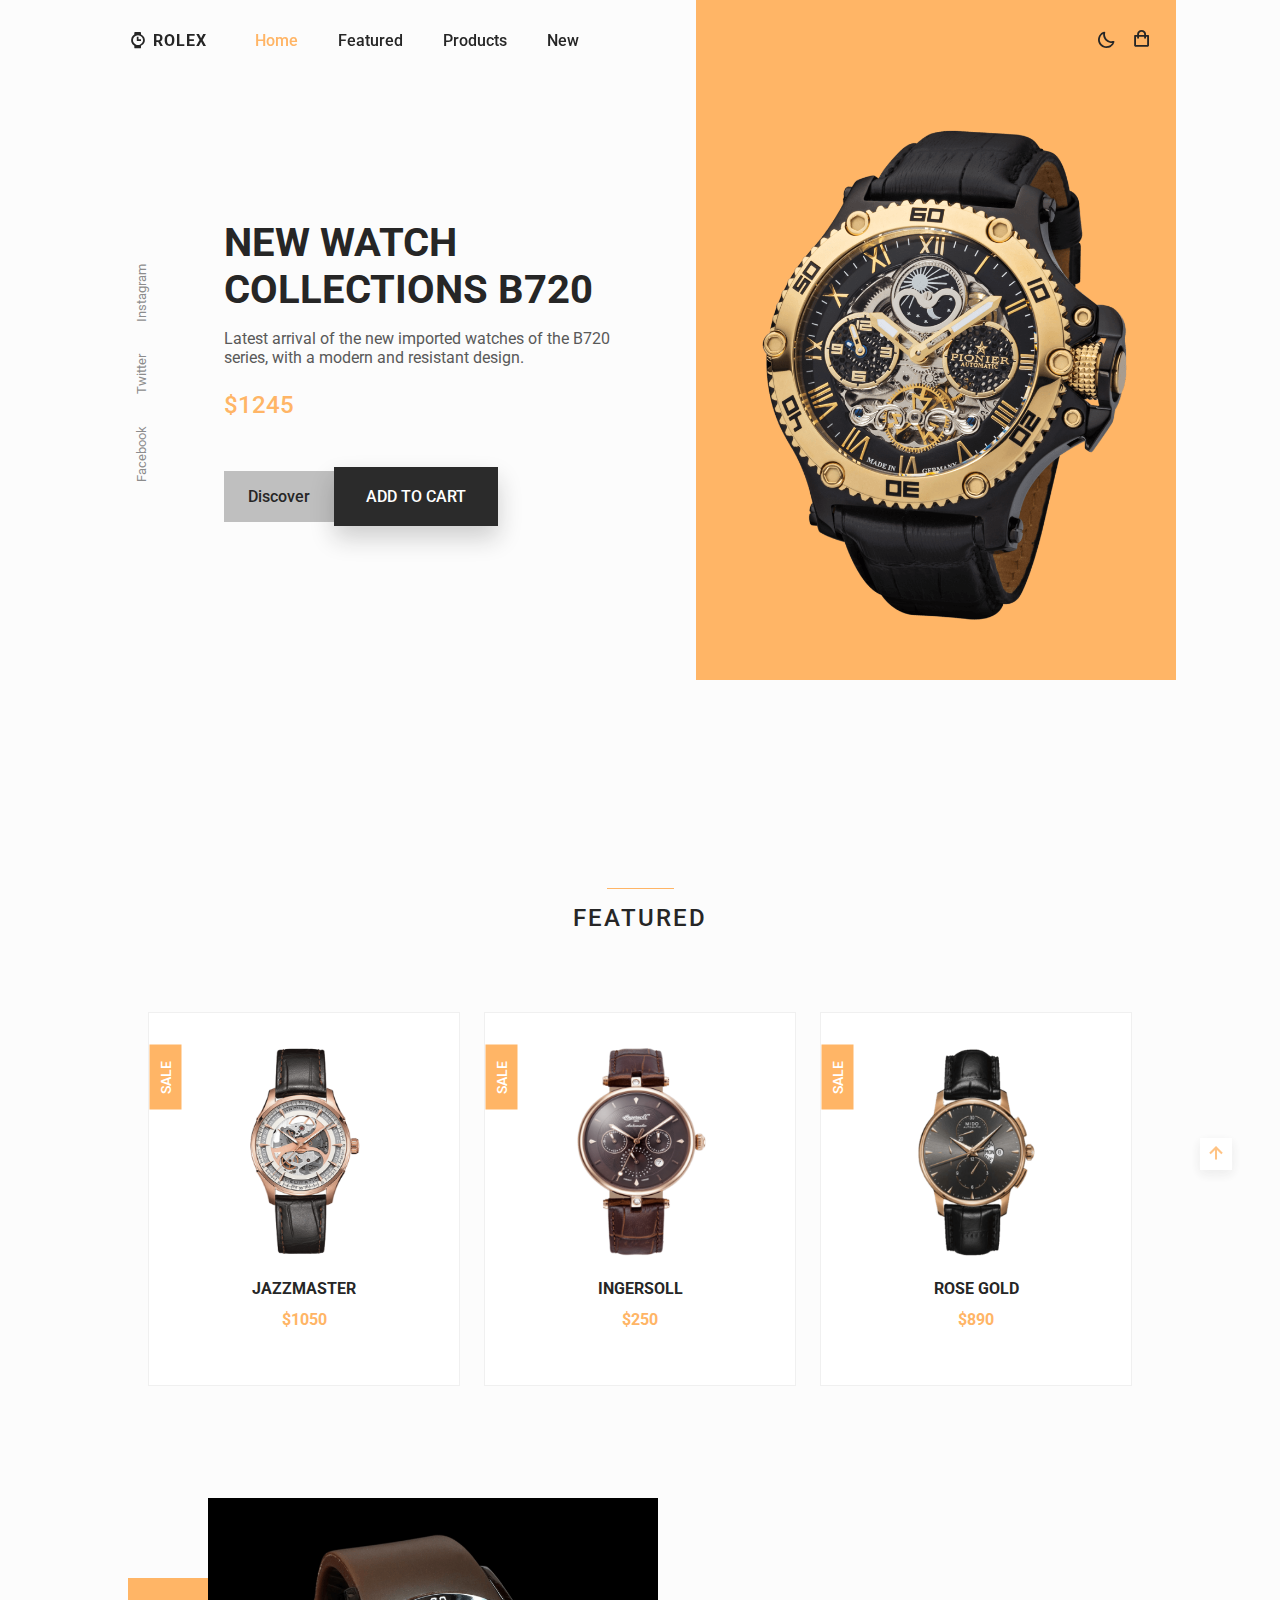
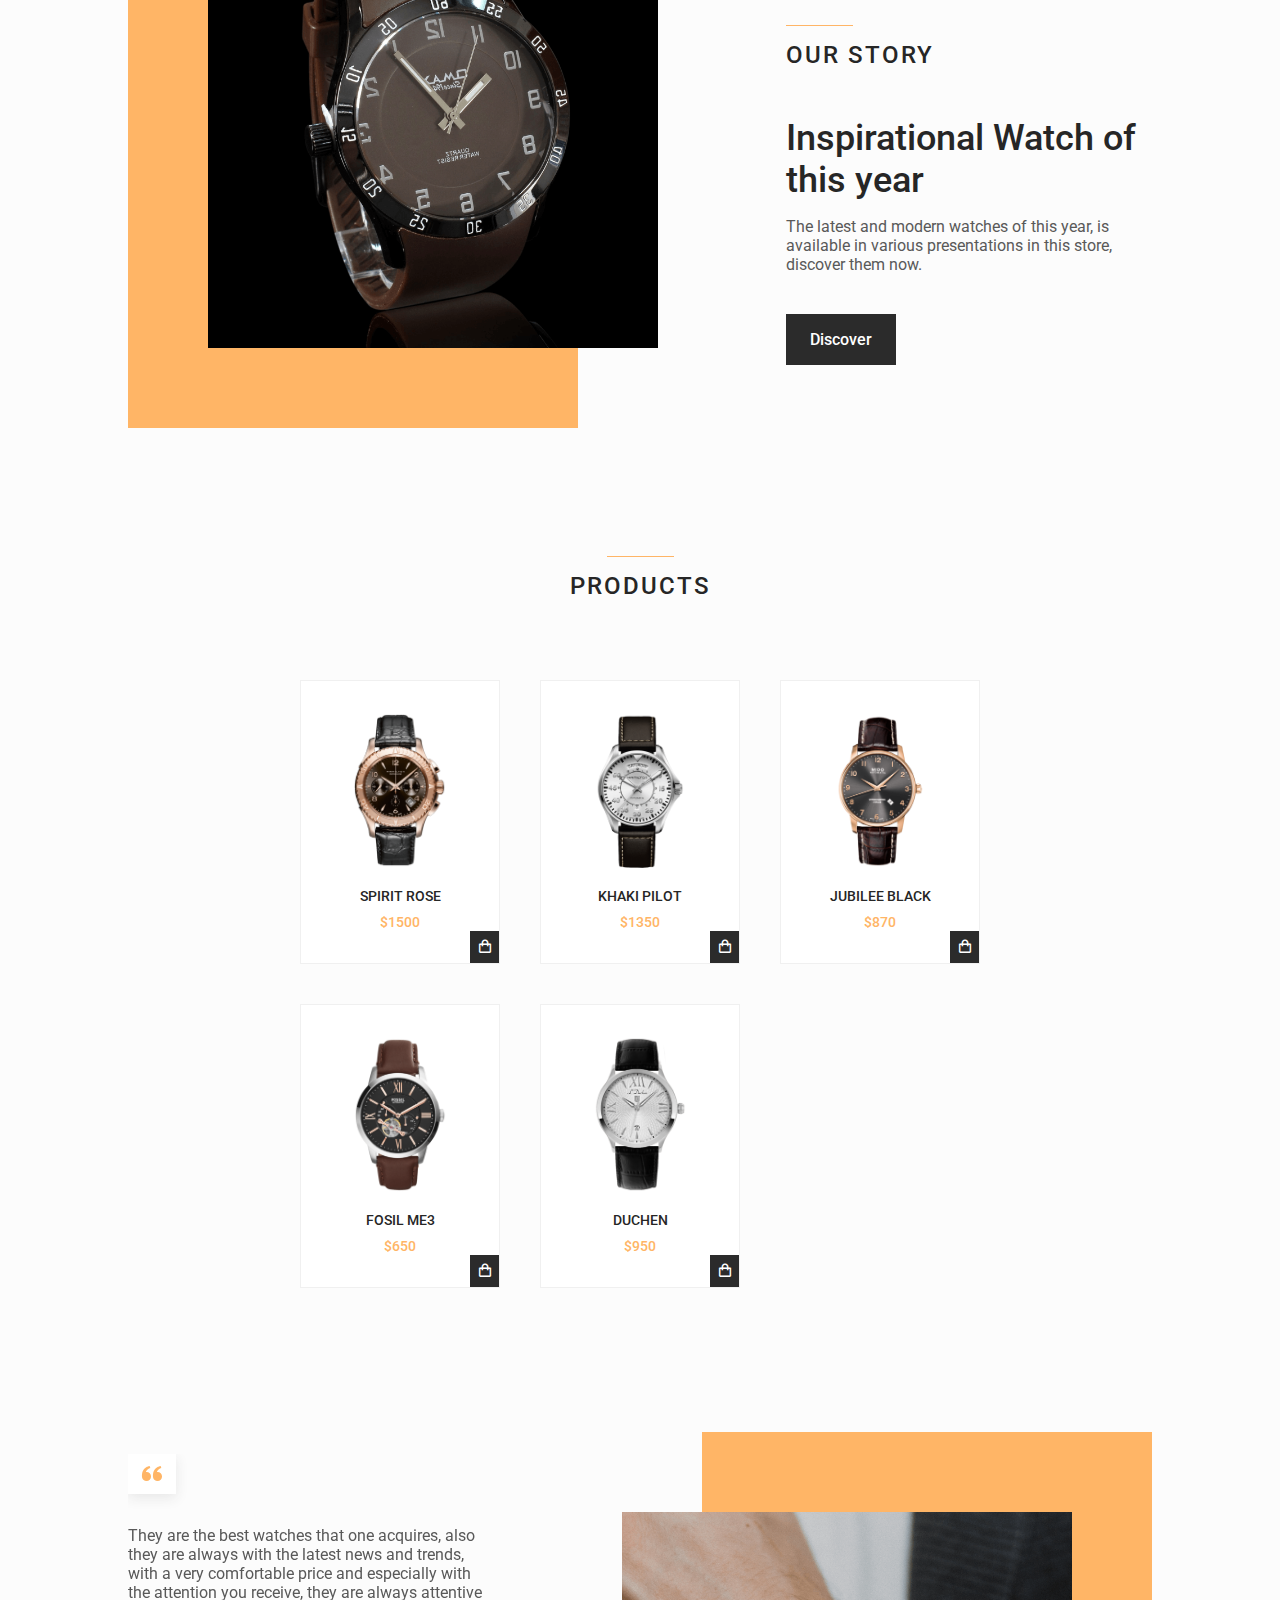
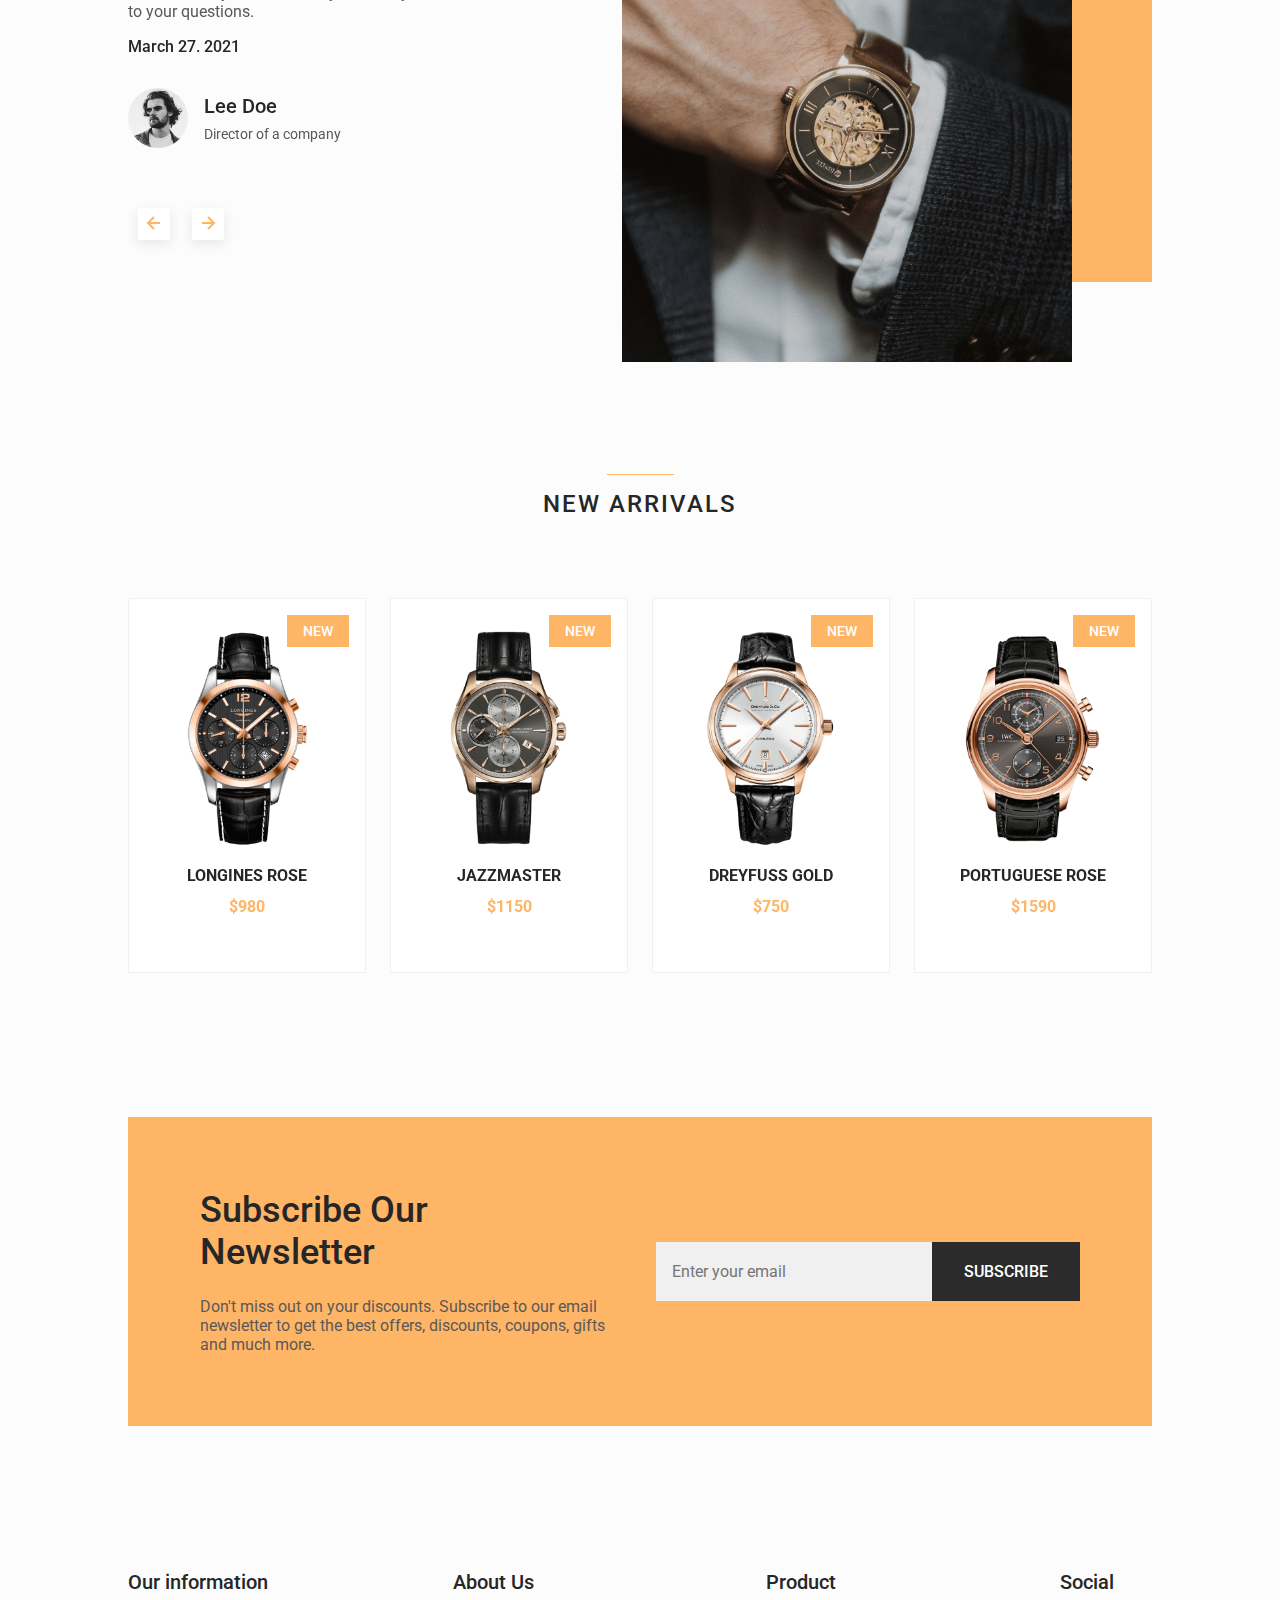
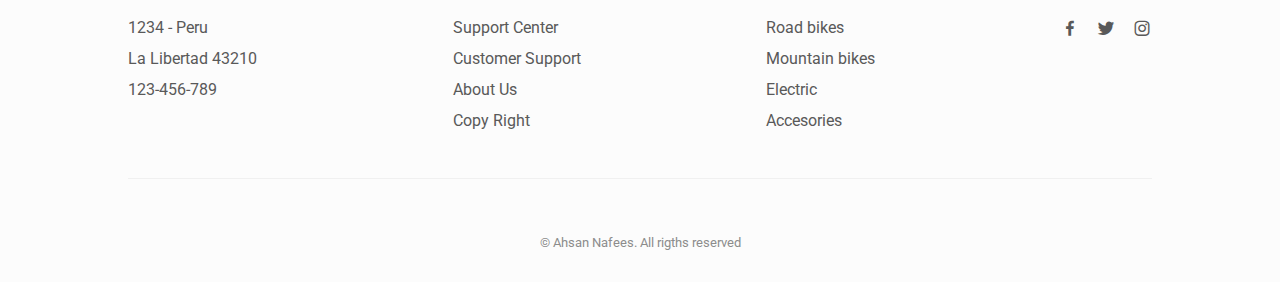
<file: responsive-watches-website-main/index.html>
<!DOCTYPE html>
<html lang="en">

<head>
    <meta charset="UTF-8">
    <meta name="viewport" content="width=device-width, initial-scale=1.0">

    <!--=============== FAVICON ===============-->
    <link rel="shortcut icon" href="assets/img/favicon.png" type="image/x-icon">

    <!--=============== BOXICONS ===============-->
    <link rel="stylesheet" href="https://cdn.jsdelivr.net/npm/boxicons@latest/css/boxicons.min.css">

    <!--=============== SWIPER CSS ===============-->
    <link rel="stylesheet" href="assets/css/swiper-bundle.min.css">

    <!--=============== CSS ===============-->
    <link rel="stylesheet" href="assets/css/styles.css">

    <title>Responsive watches website - Ahsan Nafees</title>
</head>

<body>
    <!--==================== HEADER ====================-->
    <header class="header" id="header">
        <nav class="nav container">
            <a href="#" class="nav__logo">
                <i class='bx bxs-watch nav__logo-icon'></i> Rolex
            </a>

            <div class="nav__menu" id="nav-menu">
                <ul class="nav__list">
                    <li class="nav__item">
                        <a href="#home" class="nav__link active-link">Home</a>
                    </li>
                    <li class="nav__item">
                        <a href="#featured" class="nav__link">Featured</a>
                    </li>
                    <li class="nav__item">
                        <a href="#products" class="nav__link">Products</a>
                    </li>
                    <li class="nav__item">
                        <a href="#new" class="nav__link">New</a>
                    </li>
                </ul>

                <div class="nav__close" id="nav-close">
                    <i class='bx bx-x'></i>
                </div>
            </div>

            <div class="nav__btns">
                <!-- Theme change button -->
                <i class='bx bx-moon change-theme' id="theme-button"></i>

                <div class="nav__shop" id="cart-shop">
                    <i class='bx bx-shopping-bag'></i>
                </div>

                <div class="nav__toggle" id="nav-toggle">
                    <i class='bx bx-grid-alt'></i>
                </div>
            </div>
        </nav>
    </header>

    <!--==================== CART ====================-->
    <div class="cart" id="cart">
        <i class='bx bx-x cart__close' id="cart-close"></i>

        <h2 class="cart__title-center">My Cart</h2>

        <div class="cart__container">
            <article class="cart__card">
                <div class="cart__box">
                    <img src="assets/img/featured1.png" alt="" class="cart__img">
                </div>

                <div class="cart__details">
                    <h3 class="cart__title">Jazzmaster</h3>
                    <span class="cart__price">$1050</span>

                    <div class="cart__amount">
                        <div class="cart__amount-content">
                            <span class="cart__amount-box">
                                <i class='bx bx-minus'></i>
                            </span>

                            <span class="cart__amount-number">1</span>

                            <span class="cart__amount-box">
                                <i class='bx bx-plus'></i>
                            </span>
                        </div>

                        <i class='bx bx-trash-alt cart__amount-trash'></i>
                    </div>
                </div>
            </article>

            <article class="cart__card">
                <div class="cart__box">
                    <img src="assets/img/featured3.png" alt="" class="cart__img">
                </div>

                <div class="cart__details">
                    <h3 class="cart__title">Rose Gold</h3>
                    <span class="cart__price">$850</span>

                    <div class="cart__amount">
                        <div class="cart__amount-content">
                            <span class="cart__amount-box">
                                <i class='bx bx-minus'></i>
                            </span>

                            <span class="cart__amount-number">1</span>

                            <span class="cart__amount-box">
                                <i class='bx bx-plus'></i>
                            </span>
                        </div>

                        <i class='bx bx-trash-alt cart__amount-trash'></i>
                    </div>
                </div>
            </article>

            <article class="cart__card">
                <div class="cart__box">
                    <img src="assets/img/new1.png" alt="" class="cart__img">
                </div>

                <div class="cart__details">
                    <h3 class="cart__title">Longines Rose</h3>
                    <span class="cart__price">$980</span>

                    <div class="cart__amount">
                        <div class="cart__amount-content">
                            <span class="cart__amount-box">
                                <i class='bx bx-minus'></i>
                            </span>

                            <span class="cart__amount-number">1</span>

                            <span class="cart__amount-box">
                                <i class='bx bx-plus'></i>
                            </span>
                        </div>

                        <i class='bx bx-trash-alt cart__amount-trash'></i>
                    </div>
                </div>
            </article>
        </div>

        <div class="cart__prices">
            <span class="cart__prices-item">3 items</span>
            <span class="cart__prices-total">$2880</span>
        </div>
    </div>

    <!--==================== MAIN ====================-->
    <main class="main">
        <!--==================== HOME ====================-->
        <section class="home" id="home">
            <div class="home__container container grid">
                <div class="home__img-bg">
                    <img src="assets/img/home.png" alt="" class="home__img">
                </div>

                <div class="home__social">
                    <a href="https://www.facebook.com/" target="_blank" class="home__social-link">
                        Facebook
                    </a>
                    <a href="https://twitter.com/" target="_blank" class="home__social-link">
                        Twitter
                    </a>
                    <a href="https://www.instagram.com/" target="_blank" class="home__social-link">
                        Instagram
                    </a>
                </div>

                <div class="home__data">
                    <h1 class="home__title">NEW WATCH <br> COLLECTIONS B720</h1>
                    <p class="home__description">
                        Latest arrival of the new imported watches of the B720 series,
                        with a modern and resistant design.
                    </p>
                    <span class="home__price">$1245</span>

                    <div class="home__btns">
                        <a href="#" class="button button--gray button--small">
                            Discover
                        </a>

                        <button class="button home__button">ADD TO CART</button>
                    </div>
                </div>
            </div>
        </section>

        <!--==================== FEATURED ====================-->
        <section class="featured section container" id="featured">
            <h2 class="section__title">
                Featured
            </h2>

            <div class="featured__container grid">
                <article class="featured__card">
                    <span class="featured__tag">Sale</span>

                    <img src="assets/img/featured1.png" alt="" class="featured__img">

                    <div class="featured__data">
                        <h3 class="featured__title">Jazzmaster</h3>
                        <span class="featured__price">$1050</span>
                    </div>

                    <button class="button featured__button">ADD TO CART</button>
                </article>

                <article class="featured__card">
                    <span class="featured__tag">Sale</span>

                    <img src="assets/img/featured2.png" alt="" class="featured__img">

                    <div class="featured__data">
                        <h3 class="featured__title">Ingersoll</h3>
                        <span class="featured__price">$250</span>
                    </div>

                    <button class="button featured__button">ADD TO CART</button>
                </article>

                <article class="featured__card">
                    <span class="featured__tag">Sale</span>

                    <img src="assets/img/featured3.png" alt="" class="featured__img">

                    <div class="featured__data">
                        <h3 class="featured__title">Rose gold</h3>
                        <span class="featured__price">$890</span>
                    </div>

                    <button class="button featured__button">ADD TO CART</button>
                </article>
            </div>
        </section>

        <!--==================== STORY ====================-->
        <section class="story section container">
            <div class="story__container grid">
                <div class="story__data">
                    <h2 class="section__title story__section-title">
                        Our Story
                    </h2>

                    <h1 class="story__title">
                        Inspirational Watch of <br> this year
                    </h1>

                    <p class="story__description">
                        The latest and modern watches of this year, is available in various
                        presentations in this store, discover them now.
                    </p>

                    <a href="#" class="button button--small">Discover</a>
                </div>

                <div class="story__images">
                    <img src="assets/img/story.png" alt="" class="story__img">
                    <div class="story__square"></div>
                </div>
            </div>
        </section>

        <!--==================== PRODUCTS ====================-->
        <section class="products section container" id="products">
            <h2 class="section__title">
                Products
            </h2>

            <div class="products__container grid">
                <article class="products__card">
                    <img src="assets/img/product1.png" alt="" class="products__img">

                    <h3 class="products__title">Spirit rose</h3>
                    <span class="products__price">$1500</span>

                    <button class="products__button">
                        <i class='bx bx-shopping-bag'></i>
                    </button>
                </article>

                <article class="products__card">
                    <img src="assets/img/product2.png" alt="" class="products__img">

                    <h3 class="products__title">Khaki pilot</h3>
                    <span class="products__price">$1350</span>

                    <button class="products__button">
                        <i class='bx bx-shopping-bag'></i>
                    </button>
                </article>

                <article class="products__card">
                    <img src="assets/img/product3.png" alt="" class="products__img">

                    <h3 class="products__title">Jubilee black</h3>
                    <span class="products__price">$870</span>

                    <button class="products__button">
                        <i class='bx bx-shopping-bag'></i>
                    </button>
                </article>

                <article class="products__card">
                    <img src="assets/img/product4.png" alt="" class="products__img">

                    <h3 class="products__title">Fosil me3</h3>
                    <span class="products__price">$650</span>

                    <button class="products__button">
                        <i class='bx bx-shopping-bag'></i>
                    </button>
                </article>

                <article class="products__card">
                    <img src="assets/img/product5.png" alt="" class="products__img">

                    <h3 class="products__title">Duchen</h3>
                    <span class="products__price">$950</span>

                    <button class="products__button">
                        <i class='bx bx-shopping-bag'></i>
                    </button>
                </article>
            </div>
        </section>

        <!--==================== TESTIMONIAL ====================-->
        <section class="testimonial section container">
            <div class="testimonial__container grid">
                <div class="swiper testimonial-swiper">
                    <div class="swiper-wrapper">
                        <div class="testimonial__card swiper-slide">
                            <div class="testimonial__quote">
                                <i class='bx bxs-quote-alt-left'></i>
                            </div>
                            <p class="testimonial__description">
                                They are the best watches that one acquires, also they are always with the latest
                                news and trends, with a very comfortable price and especially with the attention
                                you receive, they are always attentive to your questions.
                            </p>
                            <h3 class="testimonial__date">March 27. 2021</h3>

                            <div class="testimonial__perfil">
                                <img src="assets/img/testimonial1.jpg" alt="" class="testimonial__perfil-img">

                                <div class="testimonial__perfil-data">
                                    <span class="testimonial__perfil-name">Lee Doe</span>
                                    <span class="testimonial__perfil-detail">Director of a company</span>
                                </div>
                            </div>
                        </div>

                        <div class="testimonial__card swiper-slide">
                            <div class="testimonial__quote">
                                <i class='bx bxs-quote-alt-left'></i>
                            </div>
                            <p class="testimonial__description">
                                They are the best watches that one acquires, also they are always with the latest
                                news and trends, with a very comfortable price and especially with the attention
                                you receive, they are always attentive to your questions.
                            </p>
                            <h3 class="testimonial__date">March 27. 2021</h3>

                            <div class="testimonial__perfil">
                                <img src="assets/img/testimonial2.jpg" alt="" class="testimonial__perfil-img">

                                <div class="testimonial__perfil-data">
                                    <span class="testimonial__perfil-name">Samantha Mey</span>
                                    <span class="testimonial__perfil-detail">Director of a company</span>
                                </div>
                            </div>
                        </div>

                        <div class="testimonial__card swiper-slide">
                            <div class="testimonial__quote">
                                <i class='bx bxs-quote-alt-left'></i>
                            </div>
                            <p class="testimonial__description">
                                They are the best watches that one acquires, also they are always with the latest
                                news and trends, with a very comfortable price and especially with the attention
                                you receive, they are always attentive to your questions.
                            </p>
                            <h3 class="testimonial__date">March 27. 2021</h3>

                            <div class="testimonial__perfil">
                                <img src="assets/img/testimonial3.jpg" alt="" class="testimonial__perfil-img">

                                <div class="testimonial__perfil-data">
                                    <span class="testimonial__perfil-name">Raul Zaman</span>
                                    <span class="testimonial__perfil-detail">Director of a company</span>
                                </div>
                            </div>
                        </div>
                    </div>

                    <div class="swiper-button-next">
                        <i class='bx bx-right-arrow-alt'></i>
                    </div>
                    <div class="swiper-button-prev">
                        <i class='bx bx-left-arrow-alt'></i>
                    </div>
                </div>

                <div class="testimonial__images">
                    <div class="testimonial__square"></div>
                    <img src="assets/img/testimonial.png" alt="" class="testimonial__img">
                </div>
            </div>
        </section>

        <!--==================== NEW ====================-->
        <section class="new section container" id="new">
            <h2 class="section__title">
                New Arrivals
            </h2>

            <div class="new__container">
                <div class="swiper new-swiper">
                    <div class="swiper-wrapper">
                        <article class="new__card swiper-slide">
                            <span class="new__tag">New</span>

                            <img src="assets/img/new1.png" alt="" class="new__img">

                            <div class="new__data">
                                <h3 class="new__title">Longines rose</h3>
                                <span class="new__price">$980</span>
                            </div>

                            <button class="button new__button">ADD TO CART</button>
                        </article>

                        <article class="new__card swiper-slide">
                            <span class="new__tag">New</span>

                            <img src="assets/img/new2.png" alt="" class="new__img">

                            <div class="new__data">
                                <h3 class="new__title">Jazzmaster</h3>
                                <span class="new__price">$1150</span>
                            </div>

                            <button class="button new__button">ADD TO CART</button>
                        </article>

                        <article class="new__card swiper-slide">
                            <span class="new__tag">New</span>

                            <img src="assets/img/new3.png" alt="" class="new__img">

                            <div class="new__data">
                                <h3 class="new__title">Dreyfuss gold</h3>
                                <span class="new__price">$750</span>
                            </div>

                            <button class="button new__button">ADD TO CART</button>
                        </article>

                        <article class="new__card swiper-slide">
                            <span class="new__tag">New</span>

                            <img src="assets/img/new4.png" alt="" class="new__img">

                            <div class="new__data">
                                <h3 class="new__title">Portuguese rose</h3>
                                <span class="new__price">$1590</span>
                            </div>

                            <button class="button new__button">ADD TO CART</button>
                        </article>
                    </div>
                </div>
            </div>
        </section>

        <!--==================== NEWSLETTER ====================-->
        <section class="newsletter section container">
            <div class="newsletter__bg grid">
                <div>
                    <h2 class="newsletter__title">Subscribe Our <br> Newsletter</h2>
                    <p class="newsletter__description">
                        Don't miss out on your discounts. Subscribe to our email
                        newsletter to get the best offers, discounts, coupons,
                        gifts and much more.
                    </p>
                </div>

                <form action="" class="newsletter__subscribe">
                    <input type="email" placeholder="Enter your email" class="newsletter__input">
                    <button class="button">
                        SUBSCRIBE
                    </button>
                </form>
            </div>
        </section>
    </main>

    <!--==================== FOOTER ====================-->
    <footer class="footer section">
        <div class="footer__container container grid">
            <div class="footer__content">
                <h3 class="footer__title">Our information</h3>

                <ul class="footer__list">
                    <li>1234 - Peru</li>
                    <li>La Libertad 43210</li>
                    <li>123-456-789</li>
                </ul>
            </div>
            <div class="footer__content">
                <h3 class="footer__title">About Us</h3>

                <ul class="footer__links">
                    <li>
                        <a href="#" class="footer__link">Support Center</a>
                    </li>
                    <li>
                        <a href="#" class="footer__link">Customer Support</a>
                    </li>
                    <li>
                        <a href="#" class="footer__link">About Us</a>
                    </li>
                    <li>
                        <a href="#" class="footer__link">Copy Right</a>
                    </li>
                </ul>
            </div>

            <div class="footer__content">
                <h3 class="footer__title">Product</h3>

                <ul class="footer__links">
                    <li>
                        <a href="#" class="footer__link">Road bikes</a>
                    </li>
                    <li>
                        <a href="#" class="footer__link">Mountain bikes</a>
                    </li>
                    <li>
                        <a href="#" class="footer__link">Electric</a>
                    </li>
                    <li>
                        <a href="#" class="footer__link">Accesories</a>
                    </li>
                </ul>
            </div>

            <div class="footer__content">
                <h3 class="footer__title">Social</h3>

                <ul class="footer__social">
                    <a href="https://www.facebook.com/" target="_blank" class="footer__social-link">
                        <i class='bx bxl-facebook'></i>
                    </a>

                    <a href="https://twitter.com/" target="_blank" class="footer__social-link">
                        <i class='bx bxl-twitter'></i>
                    </a>

                    <a href="https://www.instagram.com/" target="_blank" class="footer__social-link">
                        <i class='bx bxl-instagram'></i>
                    </a>
                </ul>
            </div>
        </div>

        <span class="footer__copy">&#169; Ahsan Nafees. All rigths reserved</span>
    </footer>

    <!--=============== SCROLL UP ===============-->
    <a href="#" class="scrollup" id="scroll-up">
        <i class='bx bx-up-arrow-alt scrollup__icon'></i>
    </a>

    <!--=============== SWIPER JS ===============-->
    <script src="assets/js/swiper-bundle.min.js"></script>

    <!--=============== MAIN JS ===============-->
    <script src="assets/js/main.js"></script>
</body>

</html>
</file>
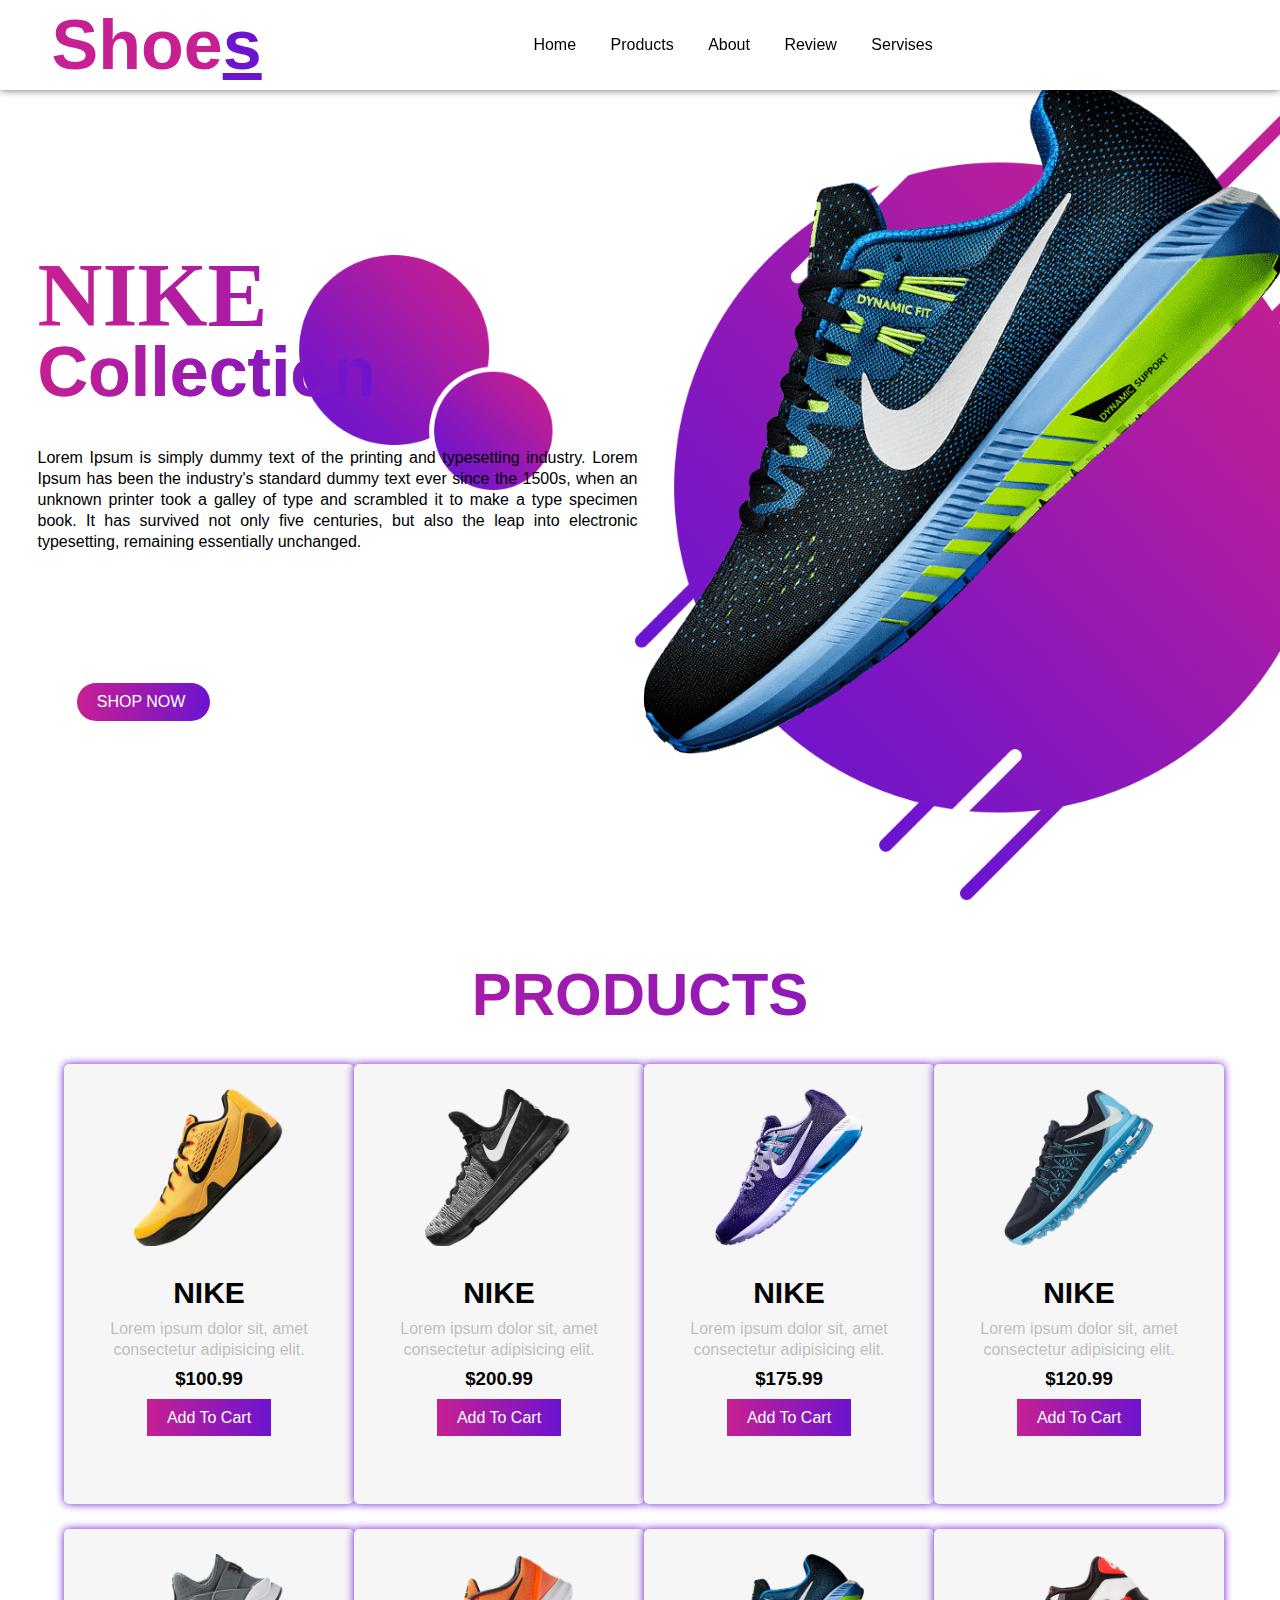
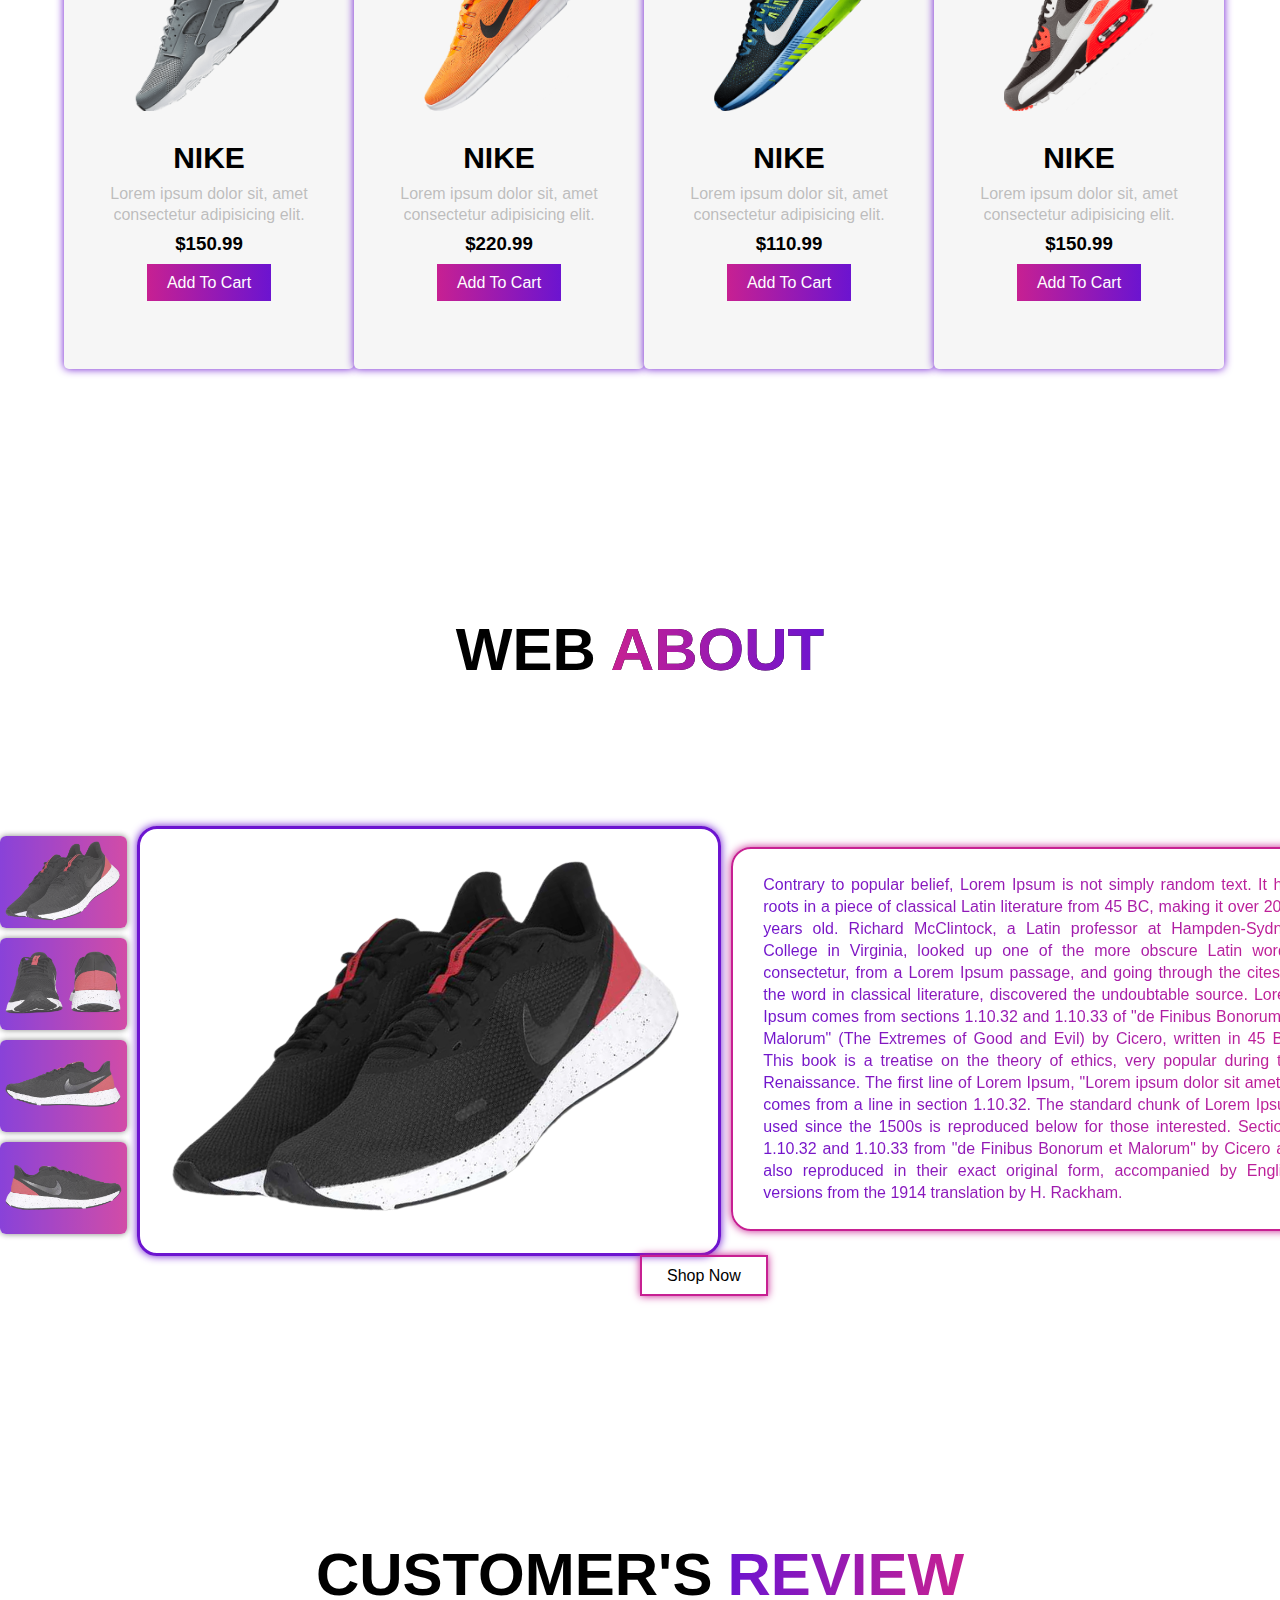
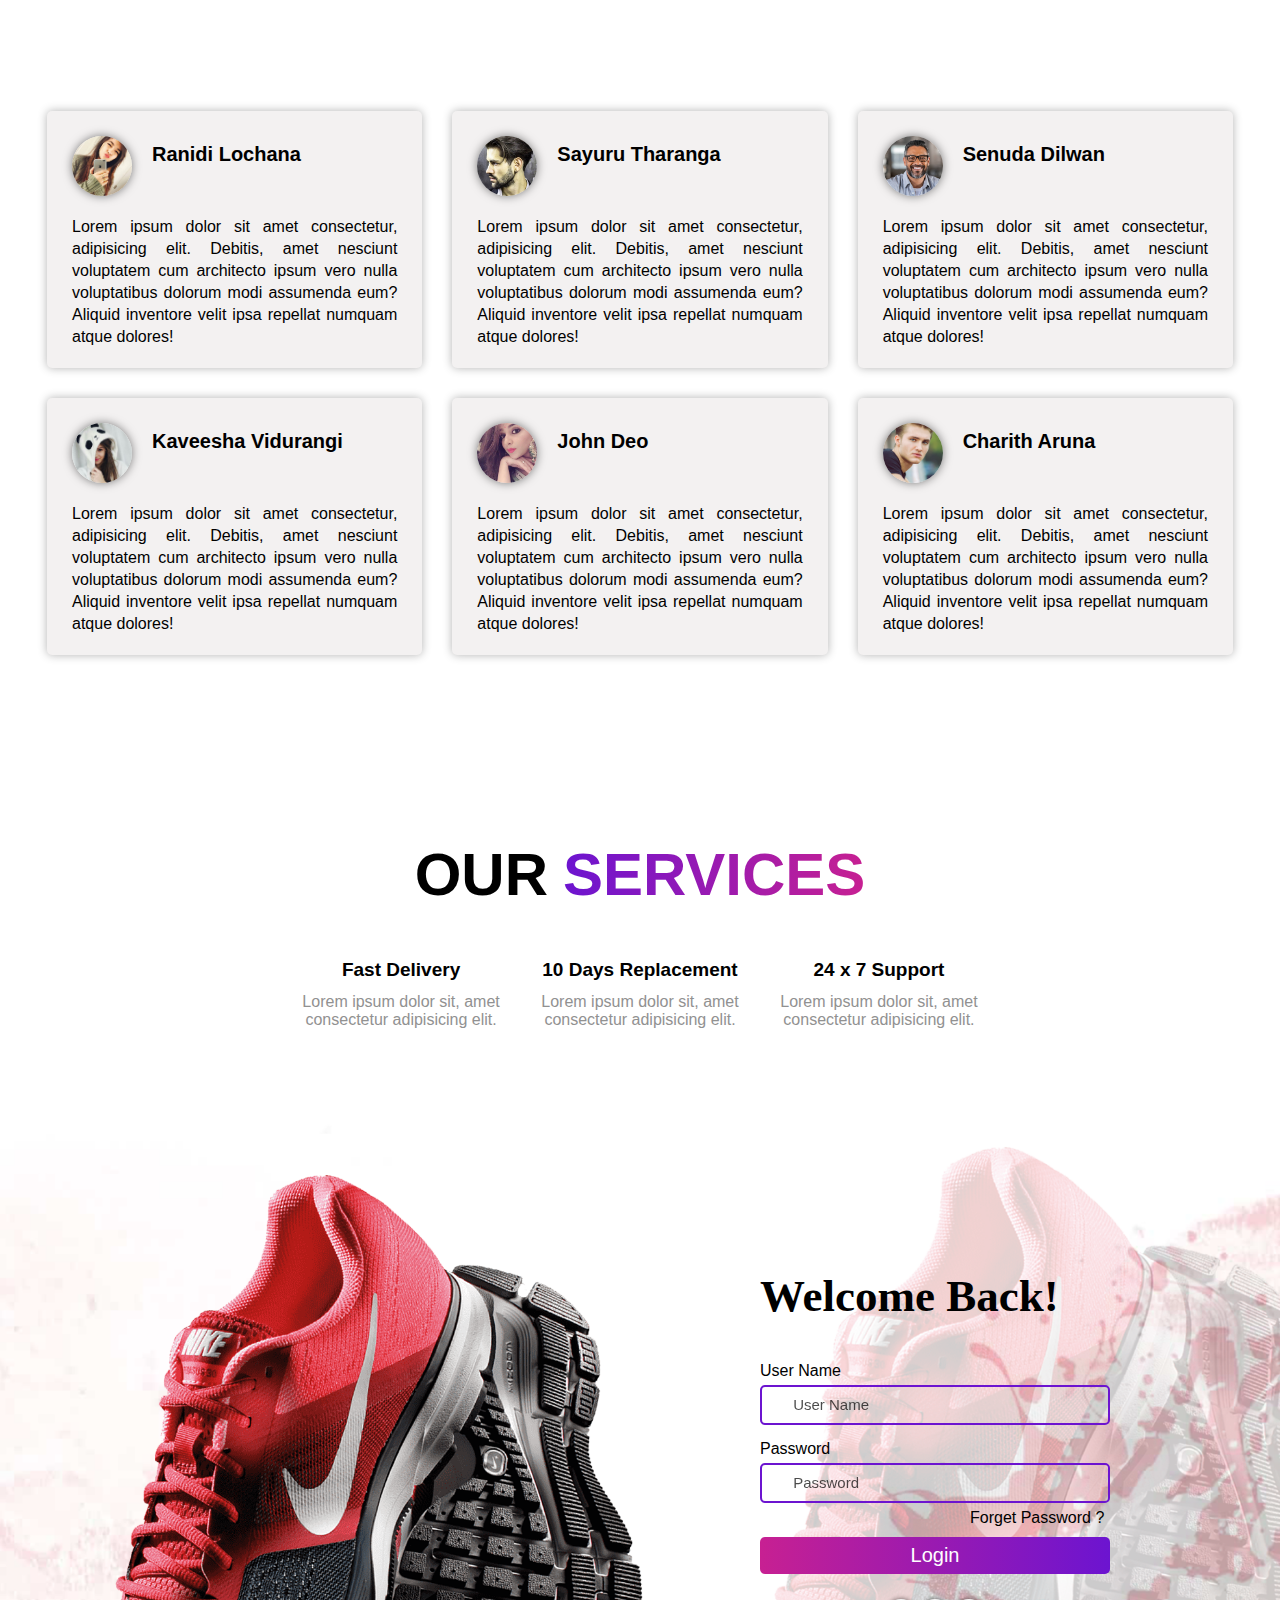
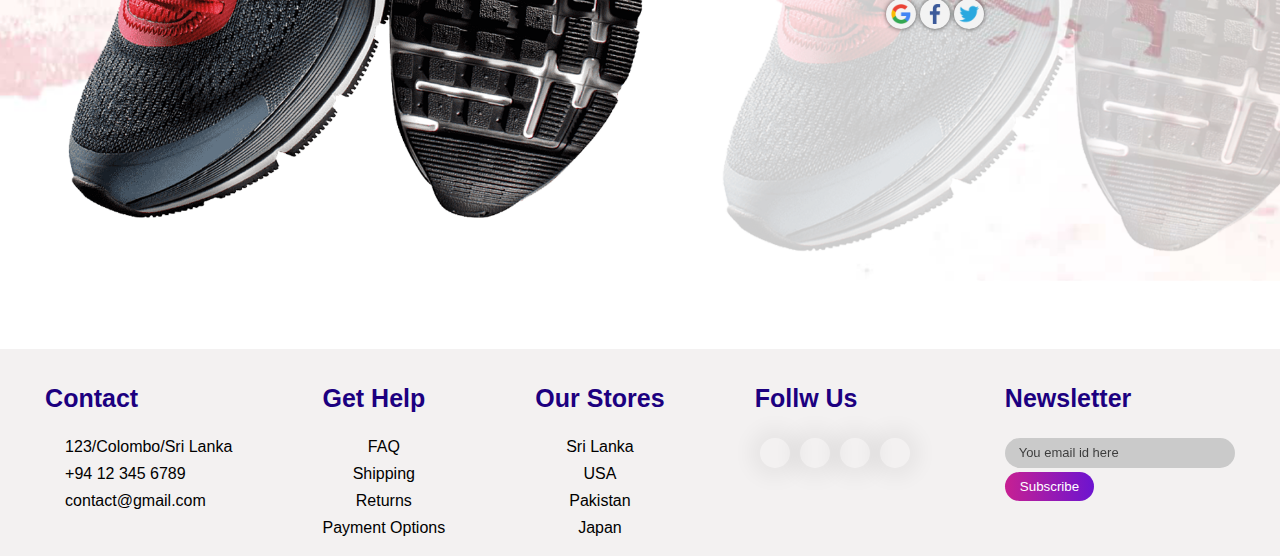
<file: Shoes Websit/index.html>
<!DOCTYPE html>
<html lang="en">

<head>
    <meta charset="UTF-8">
    <meta http-equiv="X-UA-Compatible" content="IE=edge">
    <meta name="viewport" content="width=device-width, initial-scale=1.0">
    <title>Nike - Just Do It</title>
    <link rel="stylesheet" href="style.css">
    <link rel="shortcut icon" href="image/logo.png">
    <link rel="stylesheet" href="https://cdnjs.cloudflare.com/ajax/libs/font-awesome/6.1.1/css/all.min.css"
        integrity="sha512-KfkfwYDsLkIlwQp6LFnl8zNdLGxu9YAA1QvwINks4PhcElQSvqcyVLLD9aMhXd13uQjoXtEKNosOWaZqXgel0g=="
        crossorigin="anonymous" referrerpolicy="no-referrer" />
</head>

<body>

    <section>
        <nav>
            <div class="logo">
                <h1>Shoe<span>s</span></h1>
            </div>

            <ul>
                <li><a href="#Home">Home</a></li>
                <li><a href="#Products">Products</a></li>
                <li><a href="#About">About</a></li>
                <li><a href="#Review">Review</a></li>
                <li><a href="#Servises">Servises</a></li>
            </ul>

            <div class="icons">
                <i class="fa-solid fa-heart"></i>
                <i class="fa-solid fa-cart-shopping"></i>
                <i class="fa-solid fa-user"></i>
            </div>

        </nav>

        <div class="main" id="Home">
            <div class="main_content">
                <div class="main_text">
                    <h1>NIKE<br><span>Collection</span></h1>
                    <p>
                        Lorem Ipsum is simply dummy text of the printing and typesetting industry. Lorem Ipsum has
                        been the industry's standard dummy text ever since the 1500s, when an unknown printer took
                        a galley of type and scrambled it to make a type specimen book. It has survived not only
                        five centuries, but also the leap into electronic typesetting, remaining essentially unchanged.
                    </p>
                </div>
                <div class="main_image">
                    <img src="image/shoes.png">
                </div>
            </div>
            <div class="social_icon">
                <i class="fa-brands fa-facebook-f"></i>
                <i class="fa-brands fa-twitter"></i>
                <i class="fa-brands fa-instagram"></i>
                <i class="fa-brands fa-linkedin-in"></i>
            </div>
            <div class="button">
                <a href="#">SHOP NOW</a>
                <i class="fa-solid fa-chevron-right"></i>
            </div>
        </div>

    </section>


    <!--Products-->

    <div class="products" id="Products">
        <h1>Products</h1>

        <div class="box">
            <div class="card">

                <div class="small_card">
                    <i class="fa-solid fa-heart"></i>
                    <i class="fa-solid fa-share"></i>
                </div>

                <div class="image">
                    <img src="image/shoes1.png">
                </div>

                <div class="products_text">
                    <h2>NIKE</h2>
                    <p>
                        Lorem ipsum dolor sit, amet consectetur adipisicing elit.
                    </p>
                    <h3>$100.99</h3>
                    <div class="products_star">
                        <i class="fa-solid fa-star"></i>
                        <i class="fa-solid fa-star"></i>
                        <i class="fa-solid fa-star"></i>
                        <i class="fa-solid fa-star"></i>
                        <i class="fa-solid fa-star"></i>
                    </div>
                    <a href="#" class="btn">Add To Cart</a>
                </div>

            </div>

            <div class="card">

                <div class="small_card">
                    <i class="fa-solid fa-heart"></i>
                    <i class="fa-solid fa-share"></i>
                </div>

                <div class="image">
                    <img src="image/shoes2.png">
                </div>

                <div class="products_text">
                    <h2>NIKE</h2>
                    <p>
                        Lorem ipsum dolor sit, amet consectetur adipisicing elit.
                    </p>
                    <h3>$200.99</h3>
                    <div class="products_star">
                        <i class="fa-solid fa-star"></i>
                        <i class="fa-solid fa-star"></i>
                        <i class="fa-solid fa-star"></i>
                        <i class="fa-solid fa-star"></i>
                        <i class="fa-solid fa-star-half-stroke"></i>
                    </div>
                    <a href="#" class="btn">Add To Cart</a>
                </div>

            </div>

            <div class="card">

                <div class="small_card">
                    <i class="fa-solid fa-heart"></i>
                    <i class="fa-solid fa-share"></i>
                </div>

                <div class="image">
                    <img src="image/shoes3.png">
                </div>

                <div class="products_text">
                    <h2>NIKE</h2>
                    <p>
                        Lorem ipsum dolor sit, amet consectetur adipisicing elit.
                    </p>
                    <h3>$175.99</h3>
                    <div class="products_star">
                        <i class="fa-solid fa-star"></i>
                        <i class="fa-solid fa-star"></i>
                        <i class="fa-solid fa-star"></i>
                        <i class="fa-solid fa-star-half-stroke"></i>
                        <i class="fa-regular fa-star"></i>
                    </div>
                    <a href="#" class="btn">Add To Cart</a>
                </div>

            </div>

            <div class="card">

                <div class="small_card">
                    <i class="fa-solid fa-heart"></i>
                    <i class="fa-solid fa-share"></i>
                </div>

                <div class="image">
                    <img src="image/shoes4.png">
                </div>

                <div class="products_text">
                    <h2>NIKE</h2>
                    <p>
                        Lorem ipsum dolor sit, amet consectetur adipisicing elit.
                    </p>
                    <h3>$120.99</h3>
                    <div class="products_star">
                        <i class="fa-solid fa-star"></i>
                        <i class="fa-solid fa-star"></i>
                        <i class="fa-solid fa-star"></i>
                        <i class="fa-solid fa-star"></i>
                        <i class="fa-regular fa-star"></i>
                    </div>
                    <a href="#" class="btn">Add To Cart</a>
                </div>

            </div>

            <div class="card">

                <div class="small_card">
                    <i class="fa-solid fa-heart"></i>
                    <i class="fa-solid fa-share"></i>
                </div>

                <div class="image">
                    <img src="image/shoes5.png">
                </div>

                <div class="products_text">
                    <h2>NIKE</h2>
                    <p>
                        Lorem ipsum dolor sit, amet consectetur adipisicing elit.
                    </p>
                    <h3>$150.99</h3>
                    <div class="products_star">
                        <i class="fa-solid fa-star"></i>
                        <i class="fa-solid fa-star"></i>
                        <i class="fa-solid fa-star"></i>
                        <i class="fa-solid fa-star"></i>
                        <i class="fa-solid fa-star"></i>
                    </div>
                    <a href="#" class="btn">Add To Cart</a>
                </div>

            </div>

            <div class="card">

                <div class="small_card">
                    <i class="fa-solid fa-heart"></i>
                    <i class="fa-solid fa-share"></i>
                </div>

                <div class="image">
                    <img src="image/shoes6.png">
                </div>

                <div class="products_text">
                    <h2>NIKE</h2>
                    <p>
                        Lorem ipsum dolor sit, amet consectetur adipisicing elit.
                    </p>
                    <h3>$220.99</h3>
                    <div class="products_star">
                        <i class="fa-solid fa-star"></i>
                        <i class="fa-solid fa-star"></i>
                        <i class="fa-solid fa-star"></i>
                        <i class="fa-solid fa-star"></i>
                        <i class="fa-regular fa-star-half-stroke"></i>
                    </div>
                    <a href="#" class="btn">Add To Cart</a>
                </div>

            </div>

            <div class="card">

                <div class="small_card">
                    <i class="fa-solid fa-heart"></i>
                    <i class="fa-solid fa-share"></i>
                </div>

                <div class="image">
                    <img src="image/shoes.png">
                </div>

                <div class="products_text">
                    <h2>NIKE</h2>
                    <p>
                        Lorem ipsum dolor sit, amet consectetur adipisicing elit.
                    </p>
                    <h3>$110.99</h3>
                    <div class="products_star">
                        <i class="fa-solid fa-star"></i>
                        <i class="fa-solid fa-star"></i>
                        <i class="fa-solid fa-star"></i>
                        <i class="fa-regular fa-star"></i>
                        <i class="fa-regular fa-star"></i>
                    </div>
                    <a href="#" class="btn">Add To Cart</a>
                </div>

            </div>

            <div class="card">

                <div class="small_card">
                    <i class="fa-solid fa-heart"></i>
                    <i class="fa-solid fa-share"></i>
                </div>

                <div class="image">
                    <img src="image/shoes7.png">
                </div>

                <div class="products_text">
                    <h2>NIKE</h2>
                    <p>
                        Lorem ipsum dolor sit, amet consectetur adipisicing elit.
                    </p>
                    <h3>$150.99</h3>
                    <div class="products_star">
                        <i class="fa-solid fa-star"></i>
                        <i class="fa-solid fa-star"></i>
                        <i class="fa-solid fa-star"></i>
                        <i class="fa-solid fa-star"></i>
                        <i class="fa-regular fa-star-half-stroke"></i>
                    </div>
                    <a href="#" class="btn">Add To Cart</a>
                </div>

            </div>

        </div>
    </div>



    <!--About-->

    <div class="about" id="About">

        <h1>Web<span>About</span></h1>

        <div class="about_main">
            <div class="about_image">
                <div class="about_small_image">
                    <img src="image/red_shoes1.png" onclick="functio(this)">
                    <img src="image/red_shoes2.png" onclick="functio(this)">
                    <img src="image/red_shoes3.png" onclick="functio(this)">
                    <img src="image/red_shoes4.png" onclick="functio(this)">
                </div>

                <div class="image_contaner">
                    <img src="image/red_shoes1.png" id="imagebox">
                </div>

            </div>

            <div class="about_text">
                <p>
                    Contrary to popular belief, Lorem Ipsum is not simply random text. It has roots in a piece of
                    classical
                    Latin literature from 45 BC, making it over 2000 years old. Richard McClintock, a Latin professor at
                    Hampden-Sydney College in Virginia, looked up one of the more obscure Latin words, consectetur, from
                    a
                    Lorem Ipsum passage, and going through the cites of the word in classical literature, discovered the
                    undoubtable source. Lorem Ipsum comes from sections 1.10.32 and 1.10.33 of "de Finibus Bonorum et
                    Malorum"
                    (The Extremes of Good and Evil) by Cicero, written in 45 BC. This book is a treatise on the theory
                    of ethics,
                    very popular during the Renaissance. The first line of Lorem Ipsum, "Lorem ipsum dolor sit amet..",
                    comes
                    from a line in section 1.10.32. The standard chunk of Lorem Ipsum used since the 1500s is reproduced
                    below
                    for those interested. Sections 1.10.32 and 1.10.33 from "de Finibus Bonorum et Malorum" by Cicero
                    are also
                    reproduced in their exact original form, accompanied by English versions from the 1914 translation
                    by H. Rackham.
                </p>
            </div>

        </div>

        <a href="#" class="about_btn">Shop Now</a>

        <script>
            function functio(small) {
                var full = document.getElementById("imagebox")
                full.src = small.src
            }
        </script>

    </div>



    <!--Review-->

    <div class="review" id="Review">
        <h1>Customer's<span>review</span></h1>

        <div class="review_box">
            <div class="review_card">
                <div class="card_top">
                    <div class="profile">

                        <div class="profile_image">
                            <img src="image/girl_dp1.jpg">
                        </div>

                        <div class="name">
                            <strong>Ranidi Lochana</strong>

                            <div class="like">
                                <i class="fa-solid fa-star"></i>
                                <i class="fa-solid fa-star"></i>
                                <i class="fa-solid fa-star"></i>
                                <i class="fa-solid fa-star"></i>
                                <i class="fa-solid fa-star-half-stroke"></i>
                            </div>
                        </div>

                    </div>
                </div>
                <div class="comment">
                    <p>
                        Lorem ipsum dolor sit amet consectetur, adipisicing elit. Debitis, amet nesciunt voluptatem cum
                        architecto ipsum vero nulla voluptatibus dolorum modi assumenda eum? Aliquid inventore velit
                        ipsa
                        repellat numquam atque dolores!
                    </p>
                </div>
            </div>

            <div class="review_card">
                <div class="card_top">
                    <div class="profile">

                        <div class="profile_image">
                            <img src="image/man_dp1.jpg">
                        </div>

                        <div class="name">
                            <strong>Sayuru Tharanga</strong>

                            <div class="like">
                                <i class="fa-solid fa-star"></i>
                                <i class="fa-solid fa-star"></i>
                                <i class="fa-solid fa-star"></i>
                                <i class="fa-solid fa-star-half-stroke"></i>
                                <i class="fa-regular fa-star"></i>
                            </div>
                        </div>

                    </div>
                </div>
                <div class="comment">
                    <p>
                        Lorem ipsum dolor sit amet consectetur, adipisicing elit. Debitis, amet nesciunt voluptatem cum
                        architecto ipsum vero nulla voluptatibus dolorum modi assumenda eum? Aliquid inventore velit
                        ipsa
                        repellat numquam atque dolores!
                    </p>
                </div>
            </div>

            <div class="review_card">
                <div class="card_top">
                    <div class="profile">

                        <div class="profile_image">
                            <img src="image/man_dp2.jpg">
                        </div>

                        <div class="name">
                            <strong>Senuda Dilwan</strong>

                            <div class="like">
                                <i class="fa-solid fa-star"></i>
                                <i class="fa-solid fa-star"></i>
                                <i class="fa-solid fa-star-half-stroke"></i>
                                <i class="fa-regular fa-star"></i>
                                <i class="fa-regular fa-star"></i>
                            </div>
                        </div>

                    </div>
                </div>
                <div class="comment">
                    <p>
                        Lorem ipsum dolor sit amet consectetur, adipisicing elit. Debitis, amet nesciunt voluptatem cum
                        architecto ipsum vero nulla voluptatibus dolorum modi assumenda eum? Aliquid inventore velit
                        ipsa
                        repellat numquam atque dolores!
                    </p>
                </div>
            </div>

        </div>

        <div class="review_box">
            <div class="review_card">
                <div class="card_top">
                    <div class="profile">

                        <div class="profile_image">
                            <img src="image/gir_dp3.jpg">
                        </div>

                        <div class="name">
                            <strong>Kaveesha Vidurangi</strong>

                            <div class="like">
                                <i class="fa-solid fa-star"></i>
                                <i class="fa-solid fa-star"></i>
                                <i class="fa-solid fa-star"></i>
                                <i class="fa-solid fa-star-half-stroke"></i>
                                <i class="fa-regular fa-star"></i>
                            </div>
                        </div>

                    </div>
                </div>
                <div class="comment">
                    <p>
                        Lorem ipsum dolor sit amet consectetur, adipisicing elit. Debitis, amet nesciunt voluptatem cum
                        architecto ipsum vero nulla voluptatibus dolorum modi assumenda eum? Aliquid inventore velit
                        ipsa
                        repellat numquam atque dolores!
                    </p>
                </div>
            </div>

            <div class="review_card">
                <div class="card_top">
                    <div class="profile">

                        <div class="profile_image">
                            <img src="image/gir_dp2.jpg">
                        </div>

                        <div class="name">
                            <strong>John Deo</strong>

                            <div class="like">
                                <i class="fa-solid fa-star"></i>
                                <i class="fa-solid fa-star"></i>
                                <i class="fa-solid fa-star"></i>
                                <i class="fa-solid fa-star"></i>
                                <i class="fa-solid fa-star-half-stroke"></i>
                            </div>
                        </div>

                    </div>
                </div>
                <div class="comment">
                    <p>
                        Lorem ipsum dolor sit amet consectetur, adipisicing elit. Debitis, amet nesciunt voluptatem cum
                        architecto ipsum vero nulla voluptatibus dolorum modi assumenda eum? Aliquid inventore velit
                        ipsa
                        repellat numquam atque dolores!
                    </p>
                </div>
            </div>

            <div class="review_card">
                <div class="card_top">
                    <div class="profile">

                        <div class="profile_image">
                            <img src="image/man_dp3.jpg">
                        </div>

                        <div class="name">
                            <strong>Charith Aruna</strong>

                            <div class="like">
                                <i class="fa-solid fa-star"></i>
                                <i class="fa-solid fa-star"></i>
                                <i class="fa-solid fa-star"></i>
                                <i class="fa-solid fa-star"></i>
                                <i class="fa-solid fa-star-half-stroke"></i>
                            </div>
                        </div>

                    </div>
                </div>
                <div class="comment">
                    <p>
                        Lorem ipsum dolor sit amet consectetur, adipisicing elit. Debitis, amet nesciunt voluptatem cum
                        architecto ipsum vero nulla voluptatibus dolorum modi assumenda eum? Aliquid inventore velit
                        ipsa
                        repellat numquam atque dolores!
                    </p>
                </div>
            </div>

        </div>

    </div>


    <!--Services-->

    <div class="services" id="Servises">
        <h1>our<span>services</span></h1>

        <div class="services_cards">
            <div class="services_box">
                <i class="fa-solid fa-truck-fast"></i>
                <h3>Fast Delivery</h3>
                <p>
                    Lorem ipsum dolor sit, amet consectetur adipisicing elit.
                </p>
            </div>

            <div class="services_box">
                <i class="fa-solid fa-rotate-left"></i>
                <h3>10 Days Replacement</h3>
                <p>
                    Lorem ipsum dolor sit, amet consectetur adipisicing elit.
                </p>
            </div>

            <div class="services_box">
                <i class="fa-solid fa-headset"></i>
                <h3>24 x 7 Support</h3>
                <p>
                    Lorem ipsum dolor sit, amet consectetur adipisicing elit.
                </p>
            </div>
        </div>

    </div>



    <!--Login Form-->

    <div class="login_form">
        <div class="left">
            <img src="image/logshoes.png">
        </div>

        <div class="right">
            <h1>Welcome Back!</h1>

            <form action="#" method="post">
                <p>User Name</p>
                <div class="user">
                    <i class="fa-solid fa-user"></i>
                    <input type="text" name="user" placeholder="User Name" class="username">
                </div>

                <p class="passworg_tag">Password</p>
                <div class="password">
                    <i class="fa-solid fa-lock"></i>
                    <input type="text" name="password" placeholder="Password">
                </div>

                <p class="forget">Forget Password ?</p>

                <button type="submit">Login</button>
                <div class="loging_icon">
                    <a href="#"><img src="image/google.png"></a>
                    <a href="#"><img src="image/facebook.png"></a>
                    <a href="#"><img src="image/twitter.png"></a>
                </div>

            </form>

        </div>

    </div>



    <!--Footer-->

    <footer>
        <div class="footer_main">
            <div class="tag">
                <h1>Contact</h1>
                <a href="#"><i class="fa-solid fa-house"></i>123/Colombo/Sri Lanka</a>
                <a href="#"><i class="fa-solid fa-phone"></i>+94 12 345 6789</a>
                <a href="#"><i class="fa-solid fa-envelope"></i>contact@gmail.com</a>
            </div>

            <div class="tag">
                <h1>Get Help</h1>
                <a href="#" class="center">FAQ</a>
                <a href="#" class="center">Shipping</a>
                <a href="#" class="center">Returns</a>
                <a href="#" class="center">Payment Options</a>
            </div>

            <div class="tag">
                <h1>Our Stores</h1>
                <a href="#" class="center">Sri Lanka</a>
                <a href="#" class="center">USA</a>
                <a href="#" class="center">Pakistan</a>
                <a href="#" class="center">Japan</a>
            </div>

            <div class="tag">
                <h1>Follw Us</h1>
                <div class="social_link">
                    <a href="#"><i class="fa-brands fa-facebook-f"></i></a>
                    <a href="#"><i class="fa-brands fa-twitter"></i></a>
                    <a href="#"><i class="fa-brands fa-instagram"></i></a>
                    <a href="#"><i class="fa-brands fa-linkedin-in"></i></a>
                </div>
            </div>

            <div class="tag">
                <h1>Newsletter</h1>
                <div class="search_bar">
                    <input type="text" placeholder="You email id here">
                    <button type="submit">Subscribe</button>
                </div>
            </div>

        </div>
    </footer>


</body>

</html>
</file>
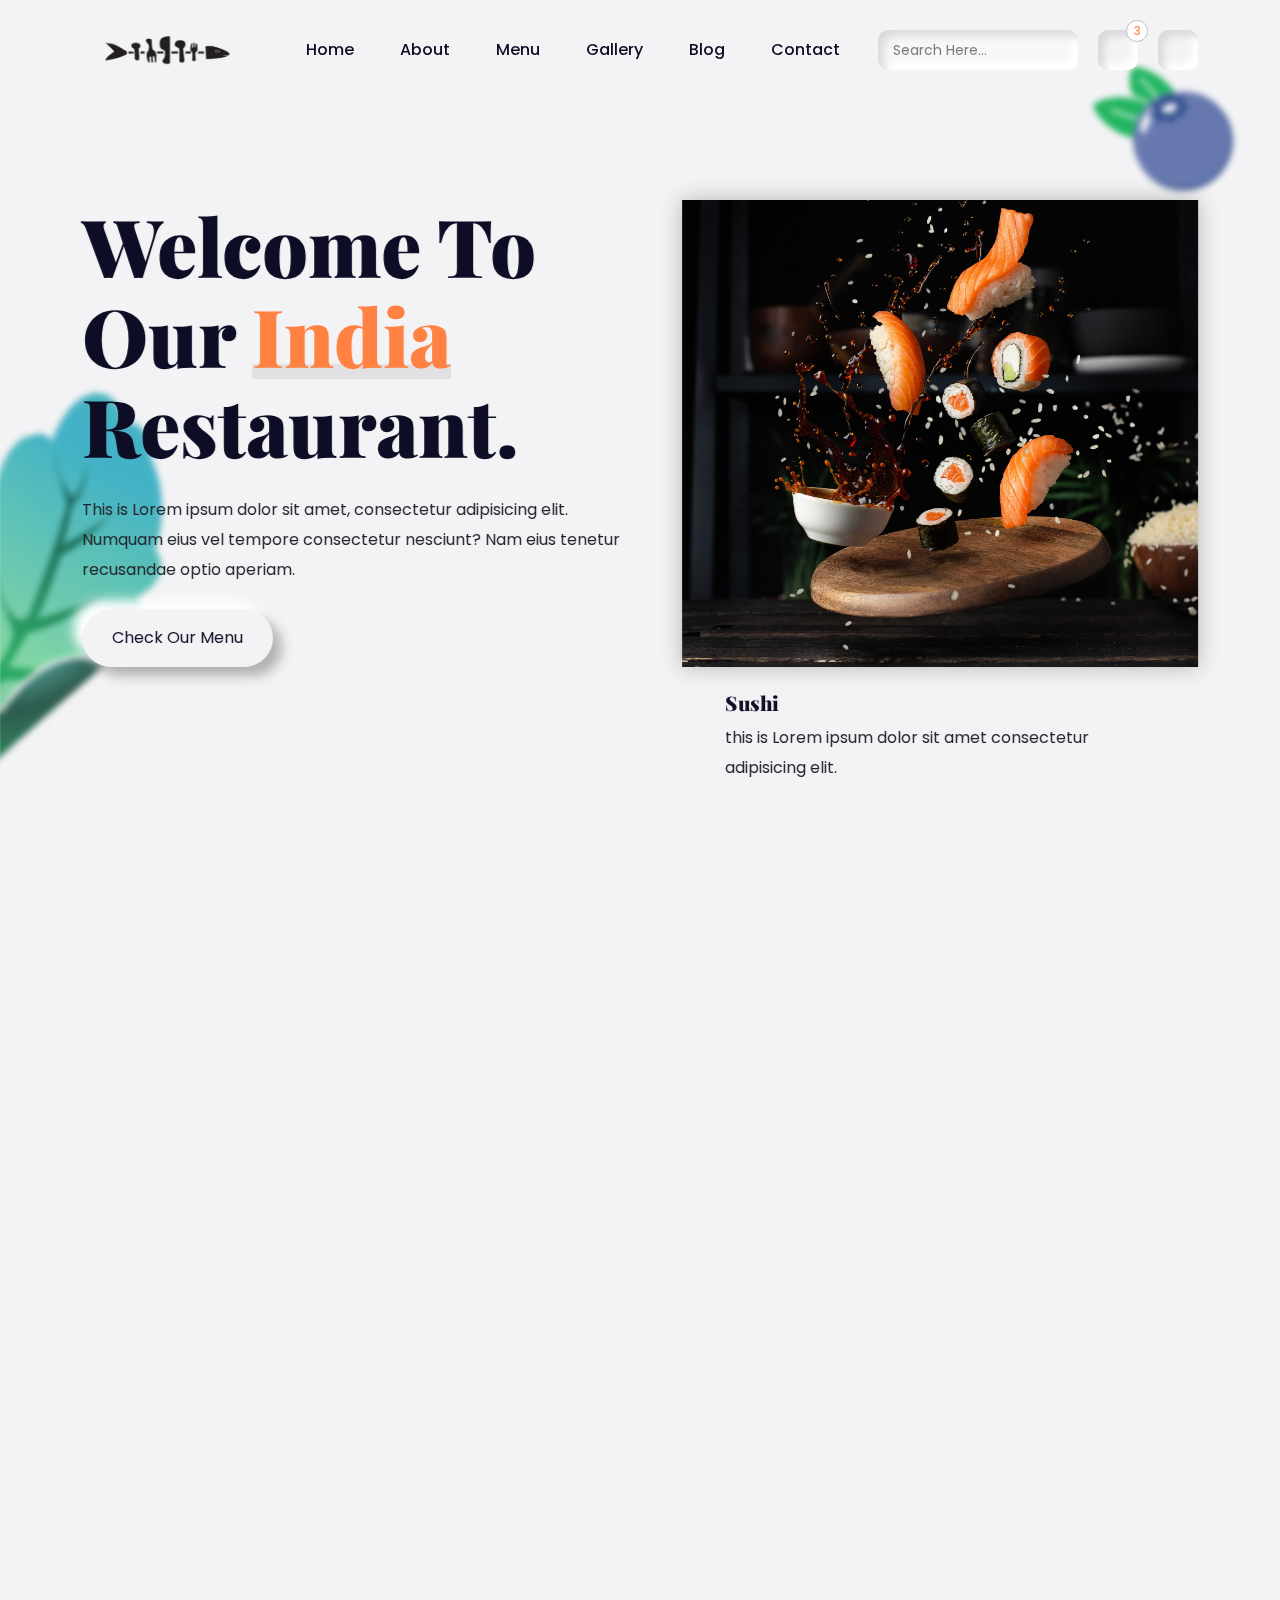
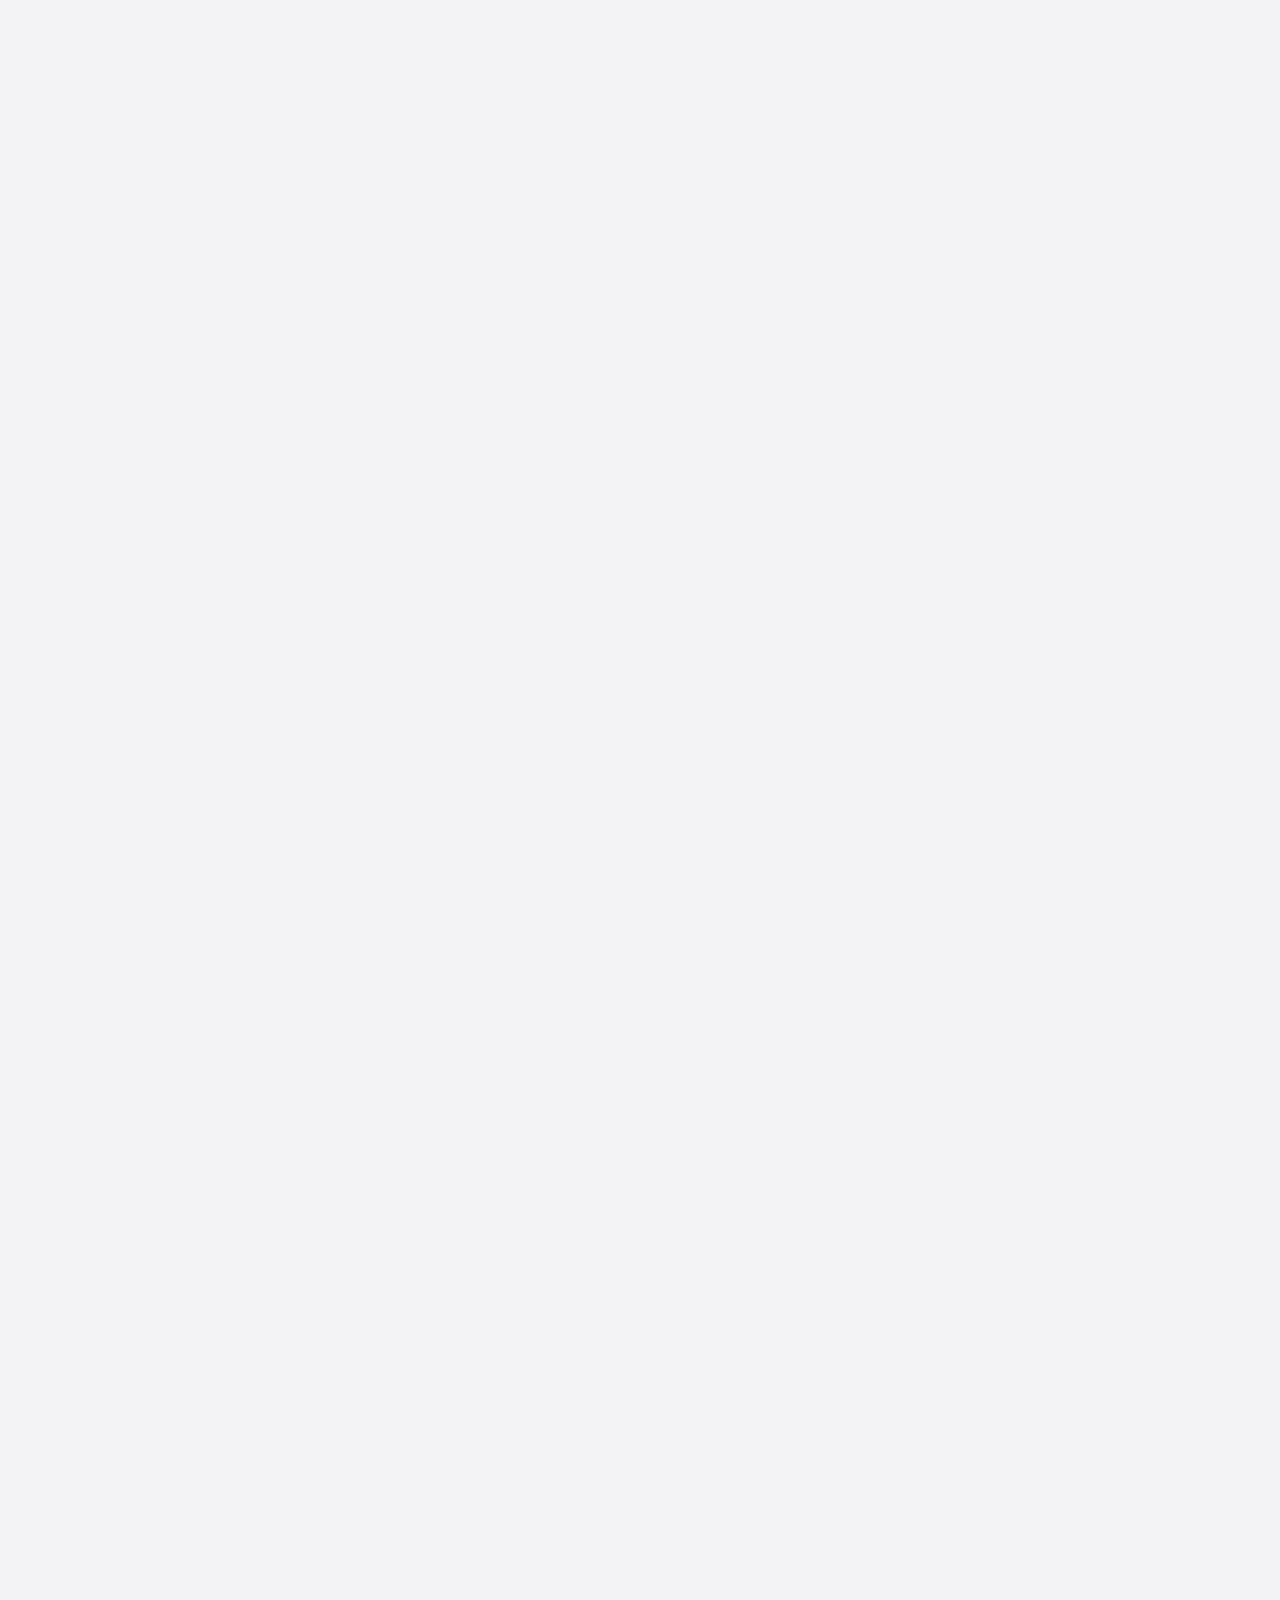
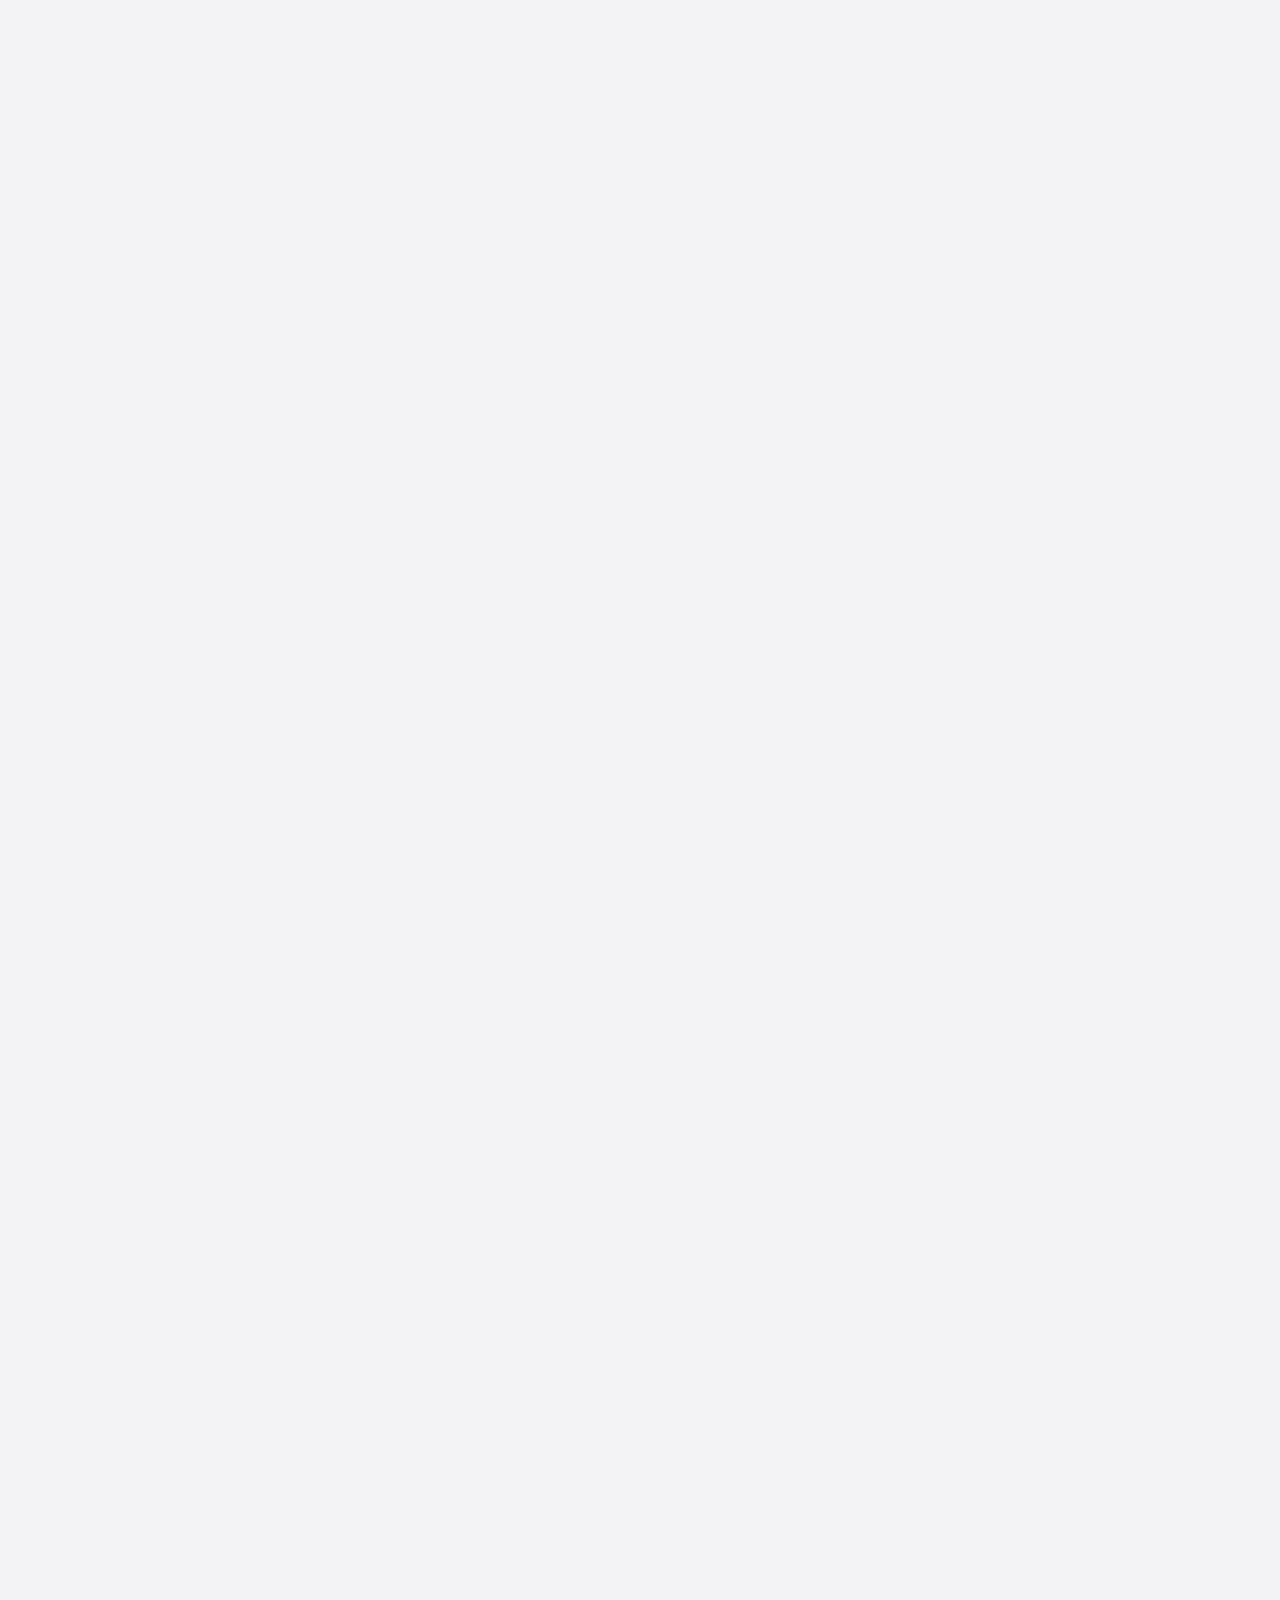
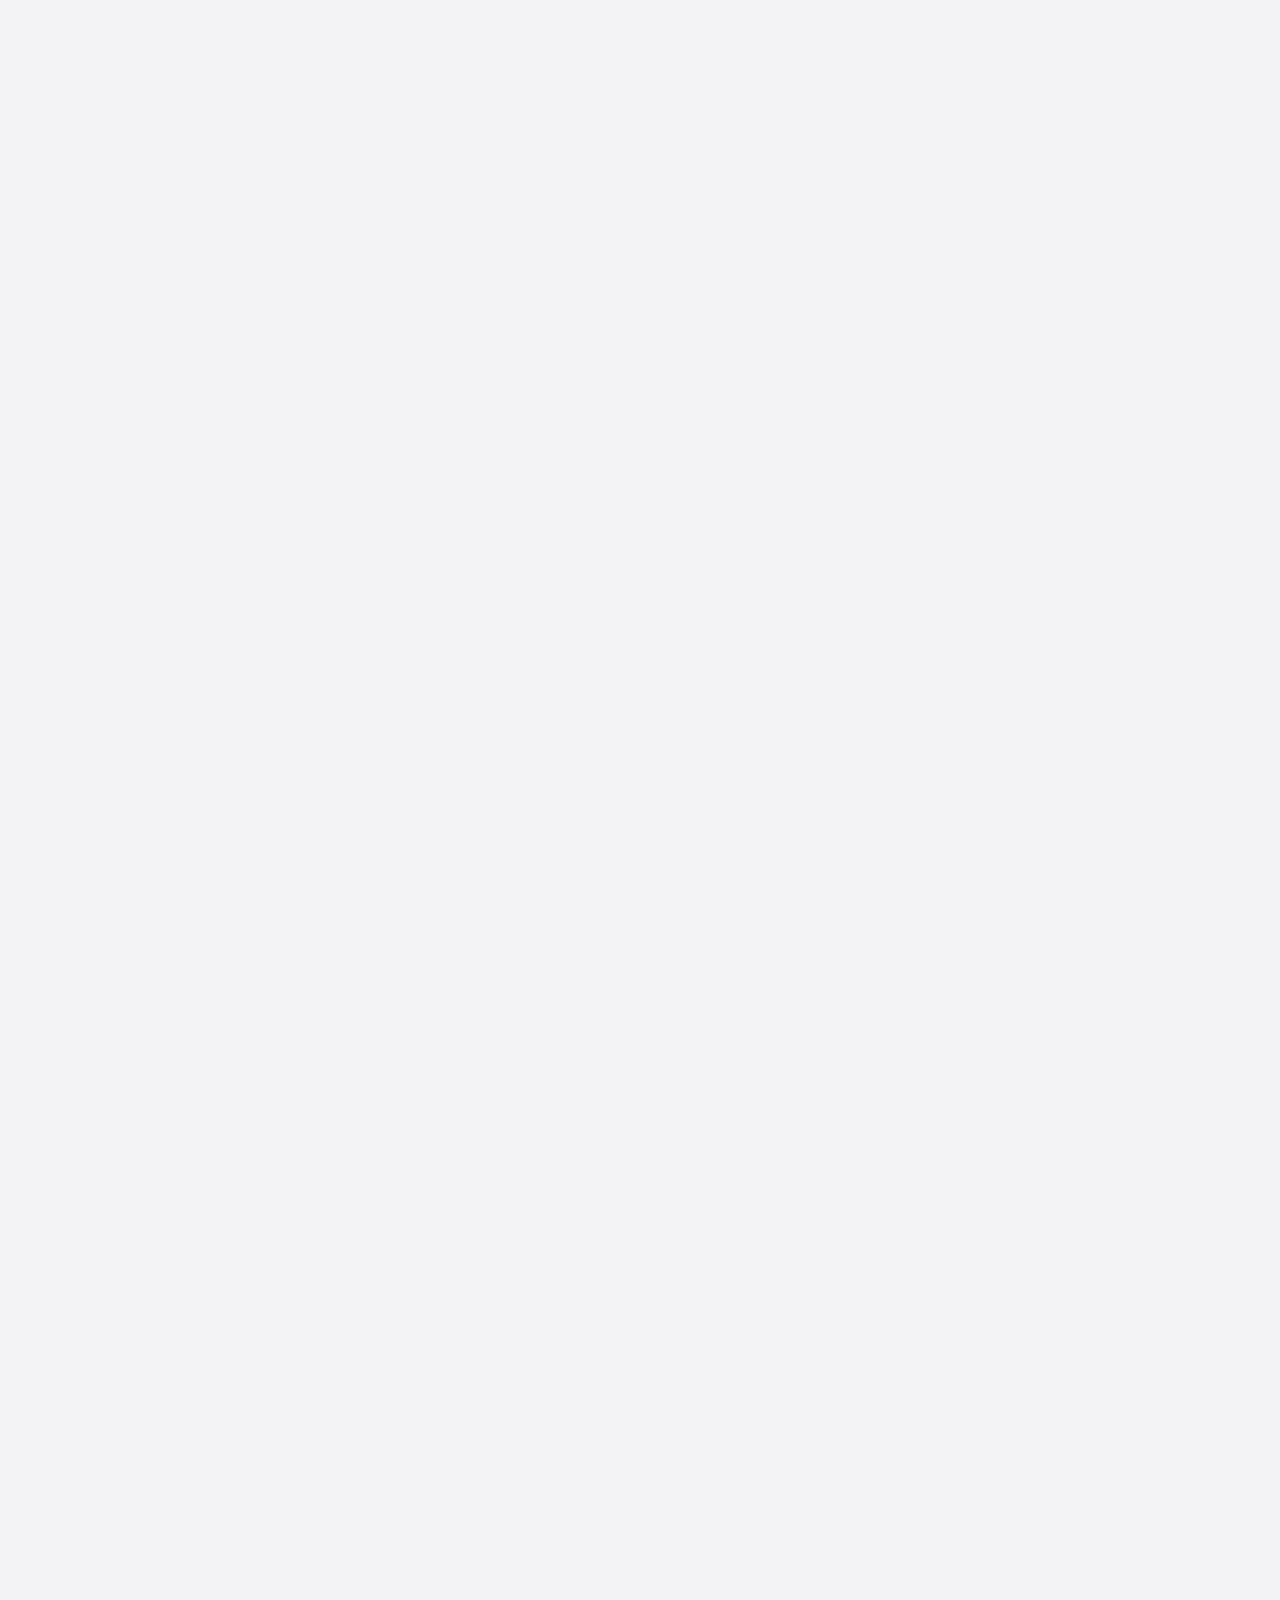
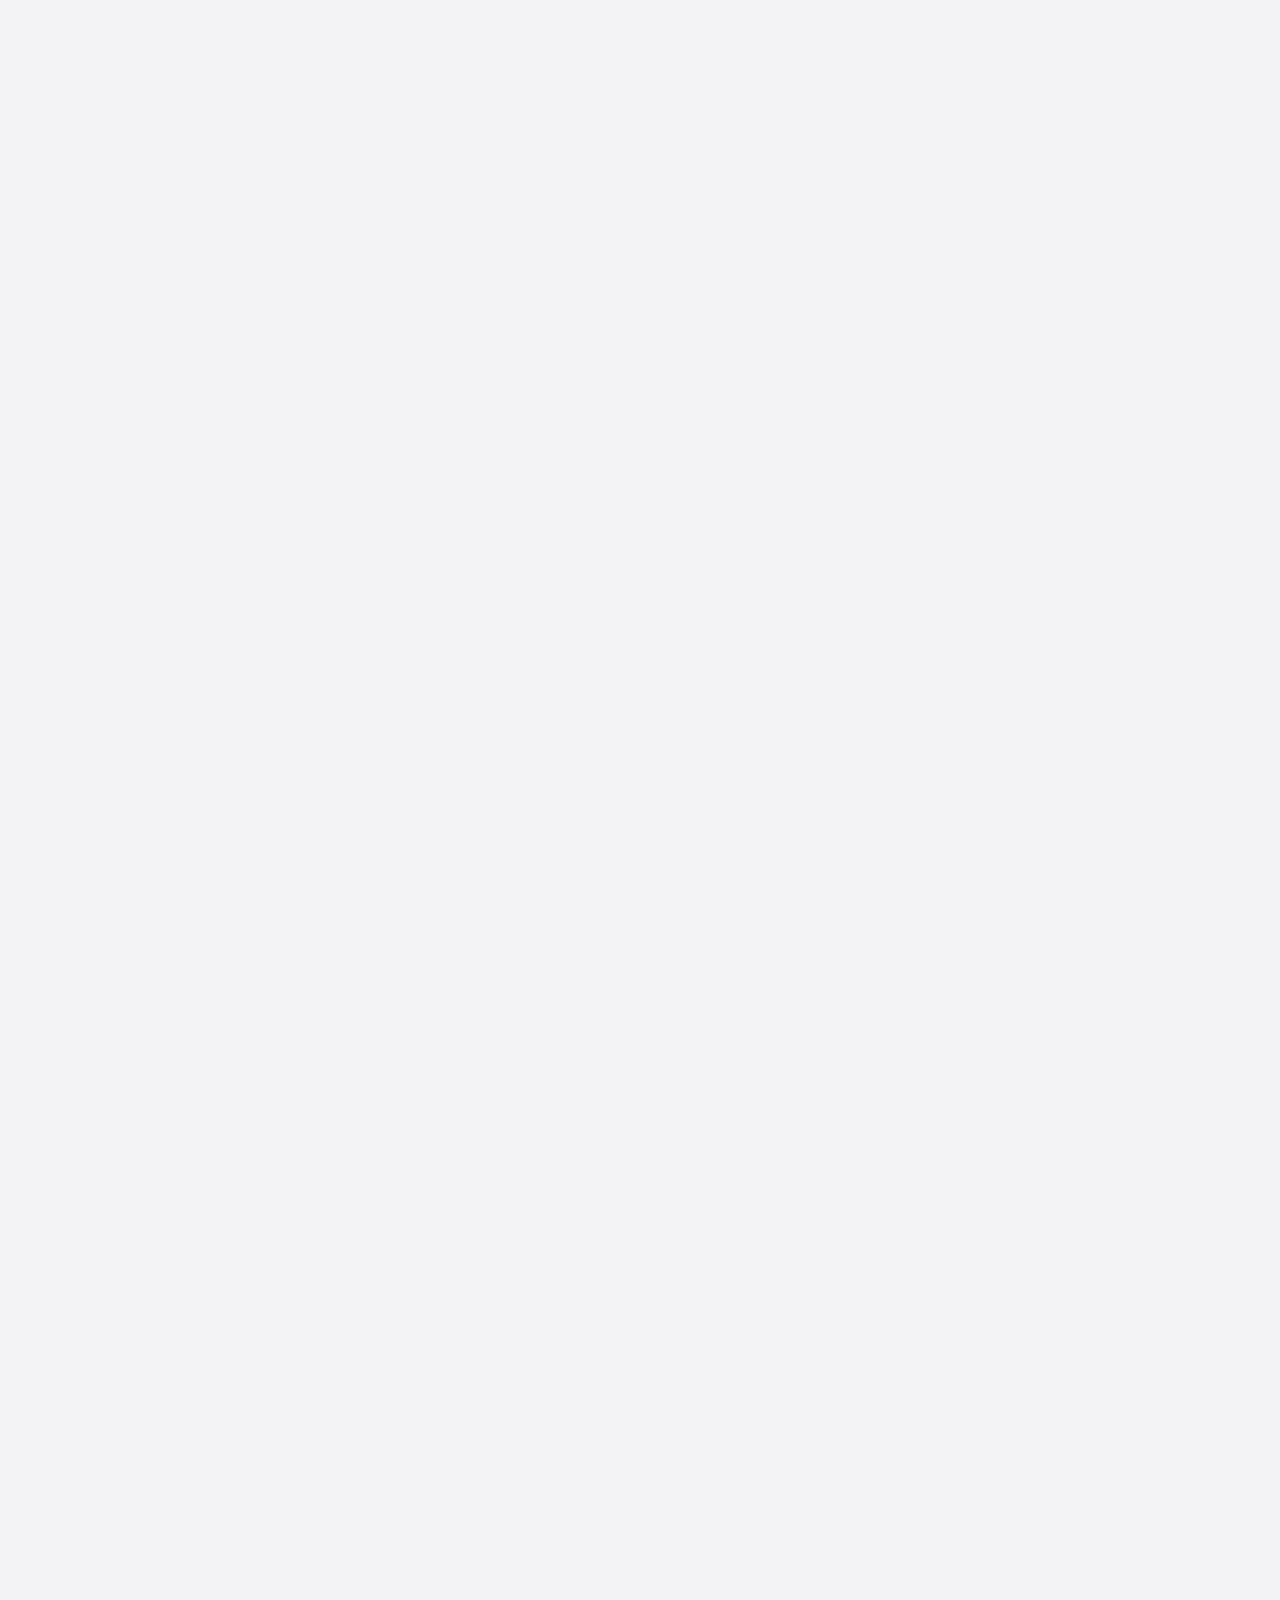
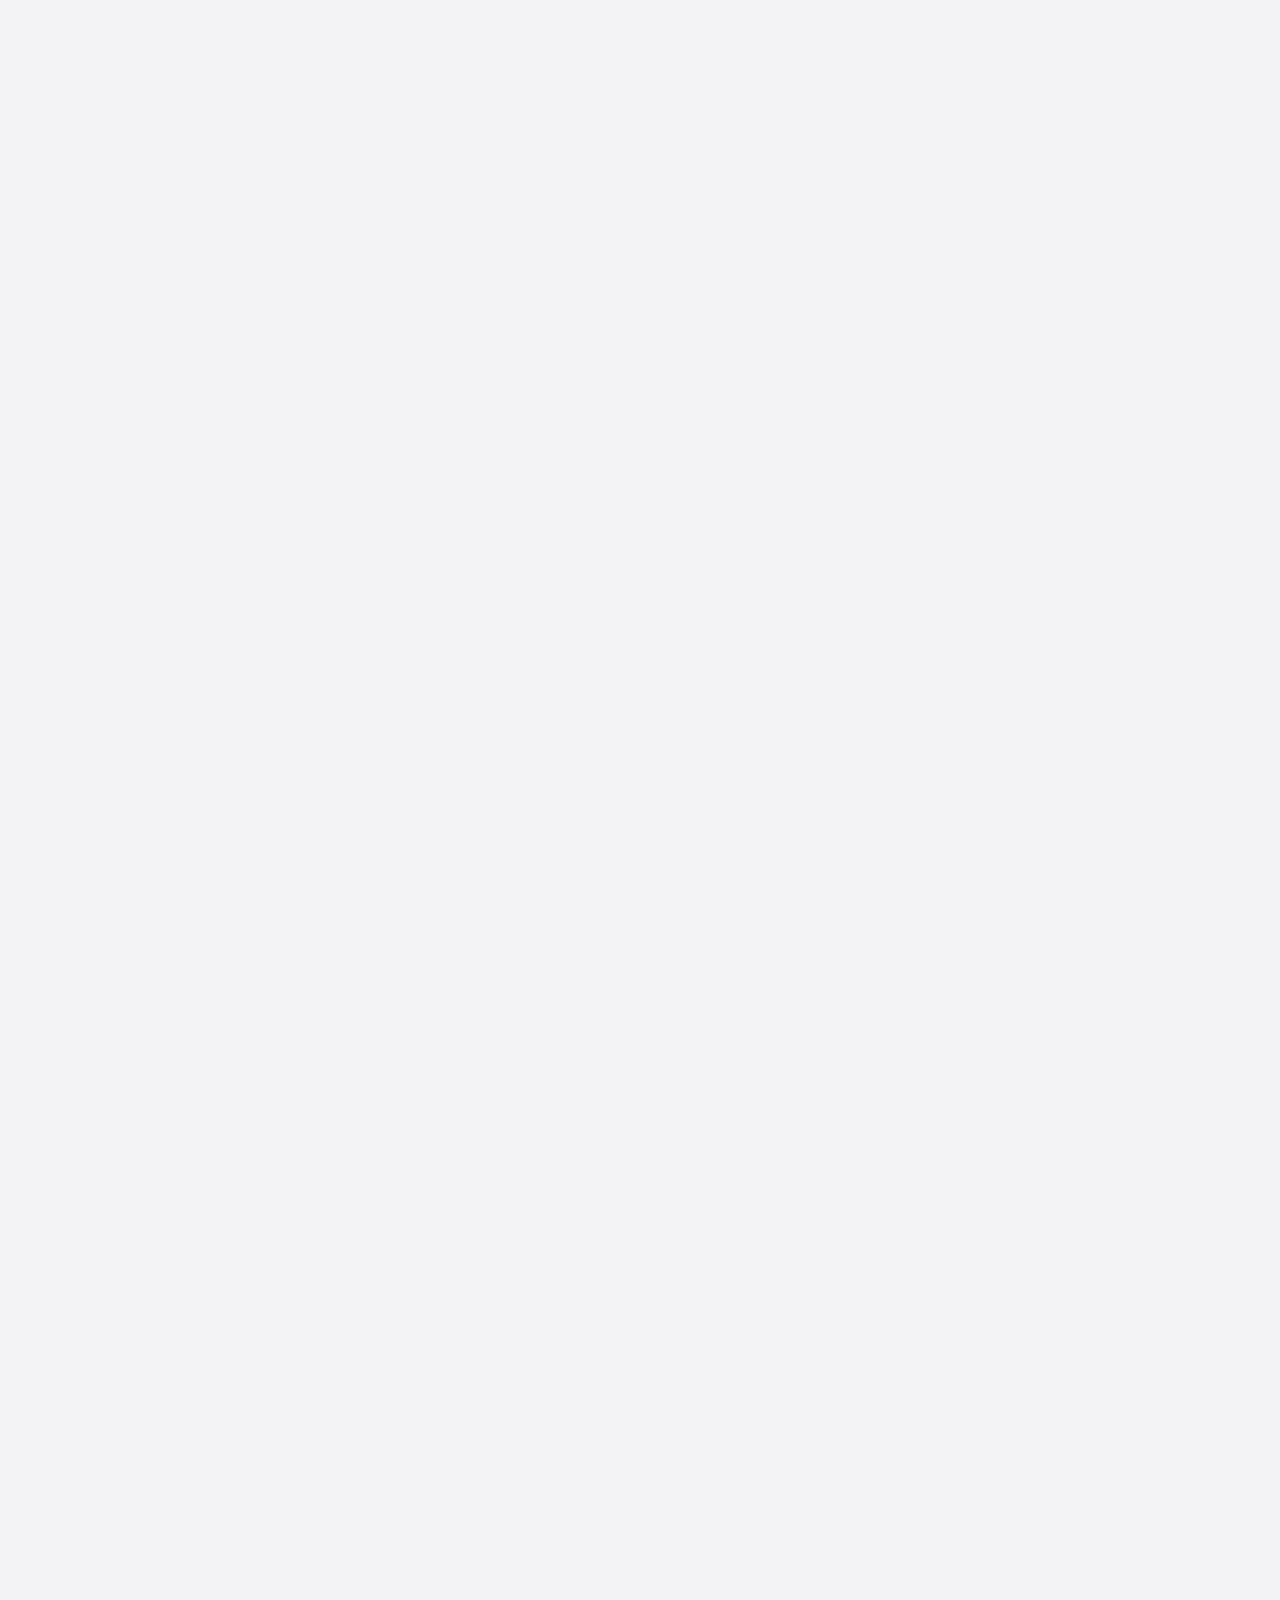
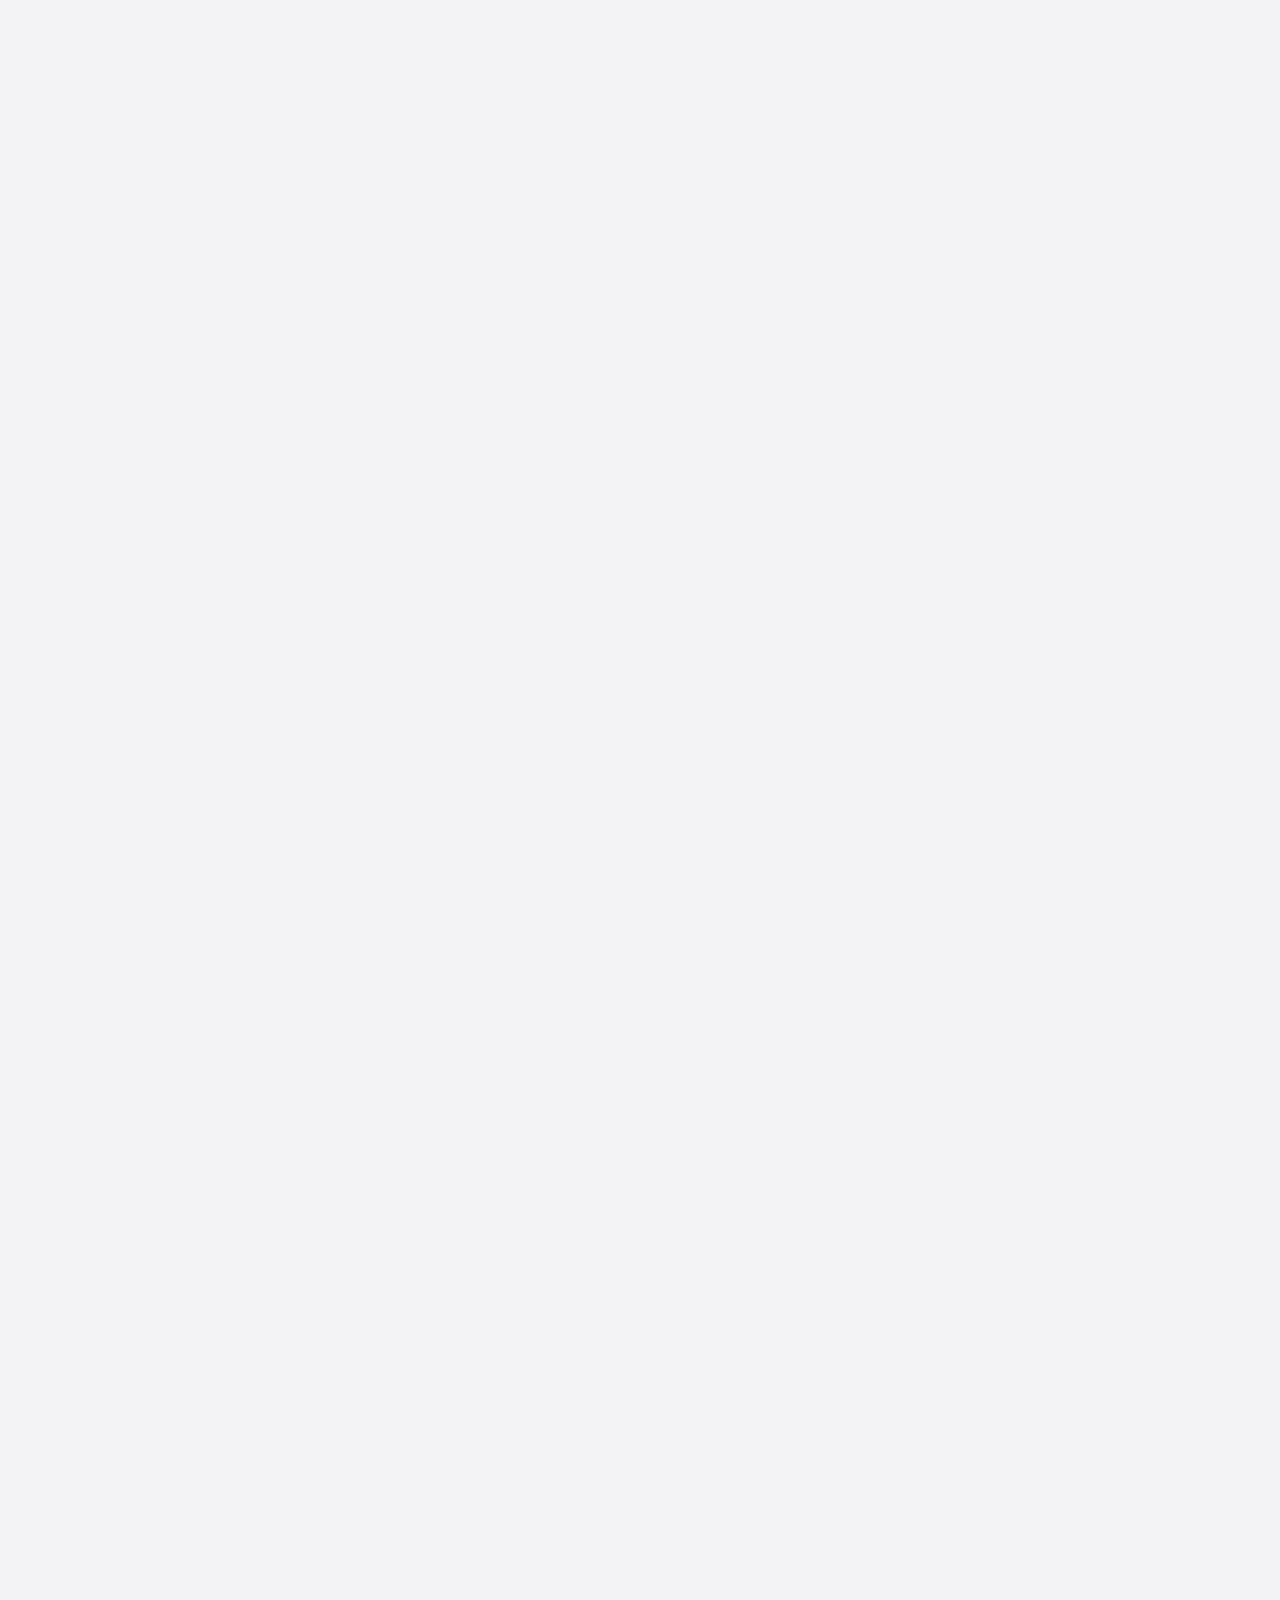
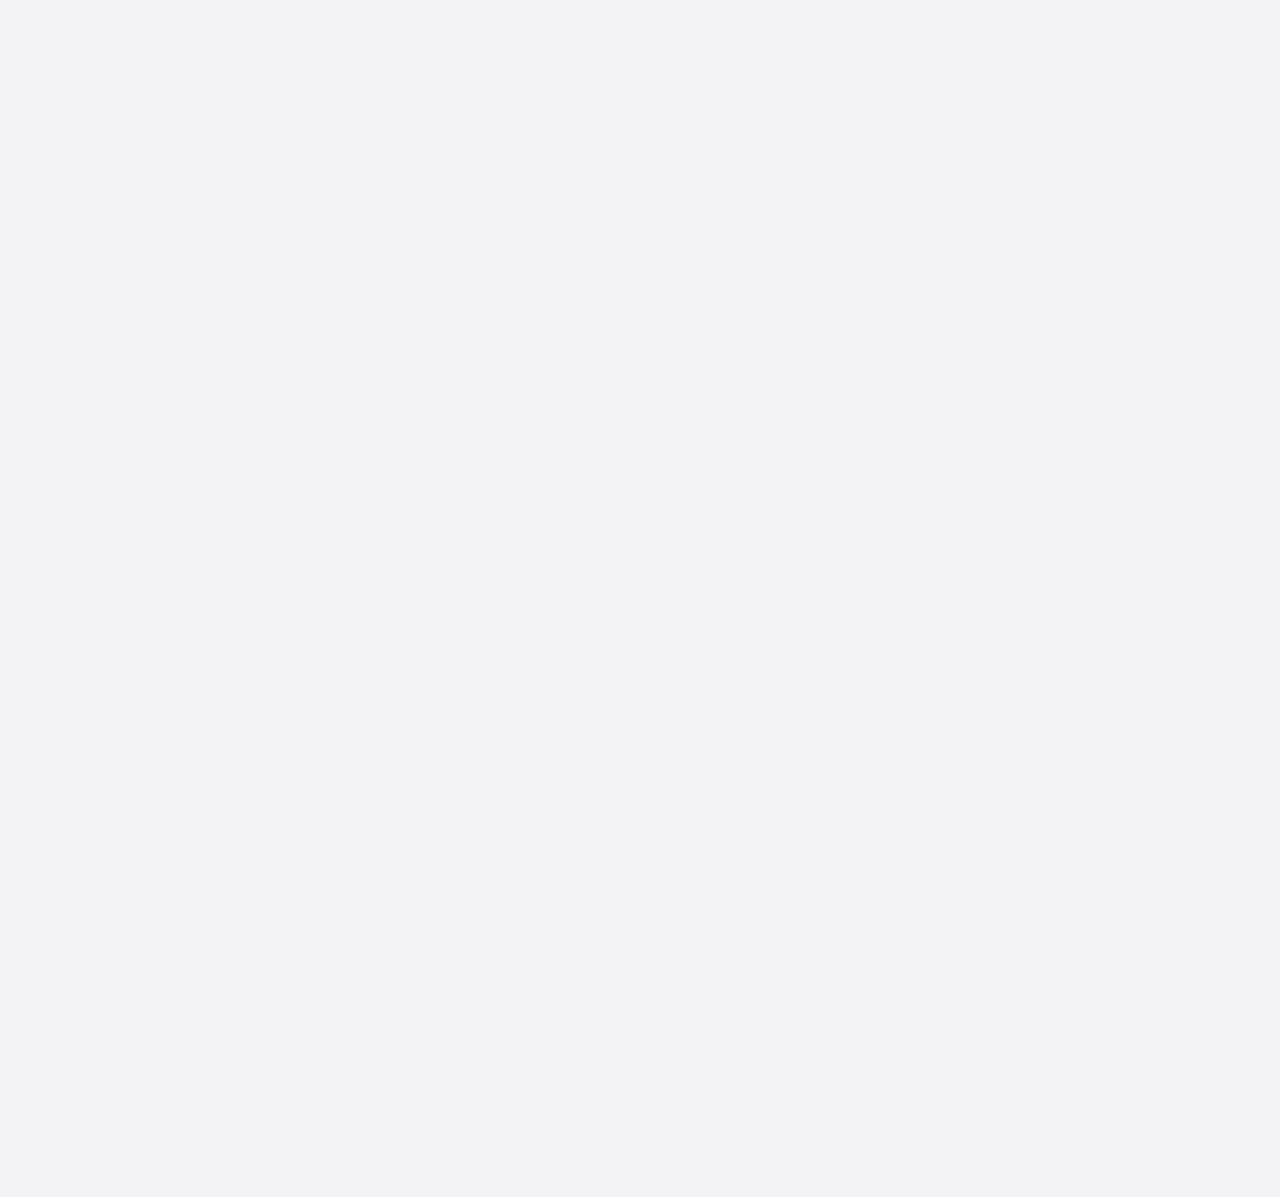
<file: food-website-main/food-website-main/index.html>
<!DOCTYPE html>
<html lang="en">

<head>
    <meta charset="UTF-8">
    <meta http-equiv="X-UA-sompatible" content="IE=edge">
    <meta name="viewport" content="width=device-width, initial-scale=1.0">
    <title>Food Website</title>
    <!-- for icons  -->
    <link rel="stylesheet" href="https://unicons.iconscout.com/release/v4.0.0/css/line.css">
    <!-- bootstrap  -->
    <link rel="stylesheet" href="assets/css/bootstrap.min.css">
    <!-- for swiper slider  -->
    <link rel="stylesheet" href="assets/css/swiper-bundle.min.css">

    <!-- fancy box  -->
    <link rel="stylesheet" href="assets/css/jquery.fancybox.min.css">
    <!-- custom css  -->
    <link rel="stylesheet" href="style.css">
</head>

<body class="body-fixed">
    <!-- start of header  -->
    <header class="site-header">
        <div class="container">
            <div class="row">
                <div class="col-lg-2">
                    <div class="header-logo">
                        <a href="index.html">
                            <img src="logo.png" width="160" height="36" alt="Logo">
                        </a>
                    </div>
                </div>
                <div class="col-lg-10">
                    <div class="main-navigation">
                        <button class="menu-toggle"><span></span><span></span></button>
                        <nav class="header-menu">
                            <ul class="menu food-nav-menu">
                                <li><a href="#home">Home</a></li>
                                <li><a href="#about">About</a></li>
                                <li><a href="#menu">Menu</a></li>
                                <li><a href="#gallery">Gallery</a></li>
                                <li><a href="#blog">Blog</a></li>
                                <li><a href="#contact">Contact</a></li>
                            </ul>
                        </nav>
                        <div class="header-right">
                            <form action="#" class="header-search-form for-des">
                                <input type="search" class="form-input" placeholder="Search Here...">
                                <button type="submit">
                                    <i class="uil uil-search"></i>
                                </button>
                            </form>
                            <a href="javascript:void(0)" class="header-btn header-cart">
                                <i class="uil uil-shopping-bag"></i>
                                <span class="cart-number">3</span>
                            </a>
                            <a href="javascript:void(0)" class="header-btn">
                                <i class="uil uil-user-md"></i>
                            </a>
                        </div>
                    </div>
                </div>
            </div>
        </div>
    </header>
    <!-- header ends  -->

    <div id="viewport">
        <div id="js-scroll-content">
            <section class="main-banner" id="home">
                <div class="js-parallax-scene">
                    <div class="banner-shape-1 w-100" data-depth="0.30">
                        <img src="assets/images/berry.png" alt="">
                    </div>
                    <div class="banner-shape-2 w-100" data-depth="0.25">
                        <img src="assets/images/leaf.png" alt="">
                    </div>
                </div>
                <div class="sec-wp">
                    <div class="container">
                        <div class="row">
                            <div class="col-lg-6">
                                <div class="banner-text">
                                    <h1 class="h1-title">
                                        Welcome to our
                                        <span>India</span>
                                        restaurant.
                                    </h1>
                                    <p>This is Lorem ipsum dolor sit amet, consectetur adipisicing elit. Numquam eius
                                        vel tempore consectetur nesciunt? Nam eius tenetur recusandae optio aperiam.</p>
                                    <div class="banner-btn mt-4">
                                        <a href="#menu" class="sec-btn">Check our Menu</a>
                                    </div>
                                </div>
                            </div>
                            <div class="col-lg-6">
                                <div class="banner-img-wp">
                                    <div class="banner-img" style="background-image: url(assets/images/main-b.jpg);">
                                    </div>
                                </div>
                                <div class="banner-img-text mt-4 m-auto">
                                    <h5 class="h5-title">Sushi</h5>
                                    <p>this is Lorem ipsum dolor sit amet consectetur adipisicing elit.</p>
                                </div>
                            </div>
                        </div>
                    </div>
                </div>
            </section>


            <section class="brands-sec">
                <div class="container">
                    <div class="row">
                        <div class="col-lg-12">
                            <div class="brand-title mb-5">
                                <h5 class="h5-title">Trusted by 70+ companies</h5>
                            </div>
                            <div class="brands-row">
                                <div class="brands-box">
                                    <img src="assets/images/brands/b1.png" alt="">
                                </div>
                                <div class="brands-box">
                                    <img src="assets/images/brands/b2.png" alt="">
                                </div>
                                <div class="brands-box">
                                    <img src="assets/images/brands/b3.png" alt="">
                                </div>
                                <div class="brands-box">
                                    <img src="assets/images/brands/b4.png" alt="">
                                </div>
                                <div class="brands-box">
                                    <img src="assets/images/brands/b5.png" alt="">
                                </div>
                            </div>
                        </div>
                    </div>
                </div>
            </section>

            <section class="about-sec section" id="about">
                <div class="container">
                    <div class="row">
                        <div class="col-lg-12">
                            <div class="sec-title text-center mb-5">
                                <p class="sec-sub-title mb-3">About Us</p>
                                <h2 class="h2-title">Discover our <span>restaurant story</span></h2>
                                <div class="sec-title-shape mb-4">
                                    <img src="assets/images/title-shape.svg" alt="">
                                </div>
                                <p>This is Lorem ipsum dolor sit amet consectetur adipisicing elit. Saepe dolore at
                                    aspernatur eveniet temporibus placeat voluptatum quaerat accusamus possimus
                                    cupiditate, quidem impedit sed libero id perspiciatis esse earum repellat quam.
                                    Dolore modi temporibus quae possimus accusantium, cum corrupti sed deserunt iusto at
                                    sapiente nihil sint iste similique soluta dolor! Quod.</p>
                            </div>
                        </div>
                    </div>
                    <div class="row">
                        <div class="col-lg-8 m-auto">
                            <div class="about-video">
                                <div class="about-video-img" style="background-image: url(assets/images/about.jpg);">
                                </div>
                                <div class="play-btn-wp">
                                    <a href="assets/images/video.mp4" data-fancybox="video" class="play-btn">
                                        <i class="uil uil-play"></i>

                                    </a>
                                    <span>Watch The Recipe</span>
                                </div>
                            </div>
                        </div>
                    </div>
                </div>
            </section>

            <section style="background-image: url(assets/images/menu-bg.png);"
                class="our-menu section bg-light repeat-img" id="menu">
                <div class="sec-wp">
                    <div class="container">
                        <div class="row">
                            <div class="col-lg-12">
                                <div class="sec-title text-center mb-5">
                                    <p class="sec-sub-title mb-3">our menu</p>
                                    <h2 class="h2-title">wake up early, <span>eat fresh & healthy</span></h2>
                                    <div class="sec-title-shape mb-4">
                                        <img src="assets/images/title-shape.svg" alt="">
                                    </div>
                                </div>
                            </div>
                        </div>
                        <div class="menu-tab-wp">
                            <div class="row">
                                <div class="col-lg-12 m-auto">
                                    <div class="menu-tab text-center">
                                        <ul class="filters">
                                            <div class="filter-active"></div>
                                            <li class="filter" data-filter=".all, .breakfast, .lunch, .dinner">
                                                <img src="assets/images/menu-1.png" alt="">
                                                All
                                            </li>
                                            <li class="filter" data-filter=".breakfast">
                                                <img src="assets/images/menu-2.png" alt="">
                                                Breakfast
                                            </li>
                                            <li class="filter" data-filter=".lunch">
                                                <img src="assets/images/menu-3.png" alt="">
                                                Lunch
                                            </li>
                                            <li class="filter" data-filter=".dinner">
                                                <img src="assets/images/menu-4.png" alt="">
                                                Dinner
                                            </li>
                                        </ul>
                                    </div>
                                </div>
                            </div>
                        </div>
                        <div class="menu-list-row">
                            <div class="row g-xxl-5 bydefault_show" id="menu-dish">
                                <div class="col-lg-4 col-sm-6 dish-box-wp breakfast" data-cat="breakfast">
                                    <div class="dish-box text-center">
                                        <div class="dist-img">
                                            <img src="assets/images/dish/1.png" alt="">
                                        </div>
                                        <div class="dish-rating">
                                            5
                                            <i class="uil uil-star"></i>
                                        </div>
                                        <div class="dish-title">
                                            <h3 class="h3-title">Fresh Chicken Veggies</h3>
                                            <p>120 calories</p>
                                        </div>
                                        <div class="dish-info">
                                            <ul>
                                                <li>
                                                    <p>Type</p>
                                                    <b>Non Veg</b>
                                                </li>
                                                <li>
                                                    <p>Persons</p>
                                                    <b>2</b>
                                                </li>
                                            </ul>
                                        </div>
                                        <div class="dist-bottom-row">
                                            <ul>
                                                <li>
                                                    <b>Rs. 499</b>
                                                </li>
                                                <li>
                                                    <button class="dish-add-btn">
                                                        <i class="uil uil-plus"></i>
                                                    </button>
                                                </li>
                                            </ul>
                                        </div>
                                    </div>
                                </div>

                                <!-- 2 -->
                                <div class="col-lg-4 col-sm-6 dish-box-wp breakfast" data-cat="breakfast">
                                    <div class="dish-box text-center">
                                        <div class="dist-img">
                                            <img src="assets/images/dish/2.png" alt="">
                                        </div>
                                        <div class="dish-rating">
                                            4.3
                                            <i class="uil uil-star"></i>
                                        </div>
                                        <div class="dish-title">
                                            <h3 class="h3-title">Grilled Chicken</h3>
                                            <p>80 calories</p>
                                        </div>
                                        <div class="dish-info">
                                            <ul>
                                                <li>
                                                    <p>Type</p>
                                                    <b>Non Veg</b>
                                                </li>
                                                <li>
                                                    <p>Persons</p>
                                                    <b>1</b>
                                                </li>
                                            </ul>
                                        </div>
                                        <div class="dist-bottom-row">
                                            <ul>
                                                <li>
                                                    <b>Rs. 359</b>
                                                </li>
                                                <li>
                                                    <button class="dish-add-btn">
                                                        <i class="uil uil-plus"></i>
                                                    </button>
                                                </li>
                                            </ul>
                                        </div>
                                    </div>
                                </div>
                                <!-- 3 -->
                                <div class="col-lg-4 col-sm-6 dish-box-wp lunch" data-cat="lunch">
                                    <div class="dish-box text-center">
                                        <div class="dist-img">
                                            <img src="assets/images/dish/3.png" alt="">
                                        </div>
                                        <div class="dish-rating">
                                            4
                                            <i class="uil uil-star"></i>
                                        </div>
                                        <div class="dish-title">
                                            <h3 class="h3-title">Panner Noodles</h3>
                                            <p>100 calories</p>
                                        </div>
                                        <div class="dish-info">
                                            <ul>
                                                <li>
                                                    <p>Type</p>
                                                    <b>Veg</b>
                                                </li>
                                                <li>
                                                    <p>Persons</p>
                                                    <b>2</b>
                                                </li>
                                            </ul>
                                        </div>
                                        <div class="dist-bottom-row">
                                            <ul>
                                                <li>
                                                    <b>Rs. 149</b>
                                                </li>
                                                <li>
                                                    <button class="dish-add-btn">
                                                        <i class="uil uil-plus"></i>
                                                    </button>
                                                </li>
                                            </ul>
                                        </div>
                                    </div>
                                </div>

                                <!-- 4 -->
                                <div class="col-lg-4 col-sm-6 dish-box-wp lunch" data-cat="lunch">
                                    <div class="dish-box text-center">
                                        <div class="dist-img">
                                            <img src="assets/images/dish/4.png" alt="">
                                        </div>
                                        <div class="dish-rating">
                                            4.5
                                            <i class="uil uil-star"></i>
                                        </div>
                                        <div class="dish-title">
                                            <h3 class="h3-title">Chicken Noodles</h3>
                                            <p>120 calories</p>
                                        </div>
                                        <div class="dish-info">
                                            <ul>
                                                <li>
                                                    <p>Type</p>
                                                    <b>Non Veg</b>
                                                </li>
                                                <li>
                                                    <p>Persons</p>
                                                    <b>2</b>
                                                </li>
                                            </ul>
                                        </div>
                                        <div class="dist-bottom-row">
                                            <ul>
                                                <li>
                                                    <b>Rs. 379</b>
                                                </li>
                                                <li>
                                                    <button class="dish-add-btn">
                                                        <i class="uil uil-plus"></i>
                                                    </button>
                                                </li>
                                            </ul>
                                        </div>
                                    </div>
                                </div>

                                <!-- 5 -->
                                <div class="col-lg-4 col-sm-6 dish-box-wp dinner" data-cat="dinner">
                                    <div class="dish-box text-center">
                                        <div class="dist-img">
                                            <img src="assets/images/dish/5.png" alt="">
                                        </div>
                                        <div class="dish-rating">
                                            5
                                            <i class="uil uil-star"></i>
                                        </div>
                                        <div class="dish-title">
                                            <h3 class="h3-title">Bread Boiled Egg</h3>
                                            <p>120 calories</p>
                                        </div>
                                        <div class="dish-info">
                                            <ul>
                                                <li>
                                                    <p>Type</p>
                                                    <b>Non Veg</b>
                                                </li>
                                                <li>
                                                    <p>Persons</p>
                                                    <b>2</b>
                                                </li>
                                            </ul>
                                        </div>
                                        <div class="dist-bottom-row">
                                            <ul>
                                                <li>
                                                    <b>Rs. 99</b>
                                                </li>
                                                <li>
                                                    <button class="dish-add-btn">
                                                        <i class="uil uil-plus"></i>
                                                    </button>
                                                </li>
                                            </ul>
                                        </div>
                                    </div>
                                </div>
                                <!-- 6 -->
                                <div class="col-lg-4 col-sm-6 dish-box-wp dinner" data-cat="dinner">
                                    <div class="dish-box text-center">
                                        <div class="dist-img">
                                            <img src="assets/images/dish/6.png" alt="">
                                        </div>
                                        <div class="dish-rating">
                                            5
                                            <i class="uil uil-star"></i>
                                        </div>
                                        <div class="dish-title">
                                            <h3 class="h3-title">Immunity Dish</h3>
                                            <p>120 calories</p>
                                        </div>
                                        <div class="dish-info">
                                            <ul>
                                                <li>
                                                    <p>Type</p>
                                                    <b>Veg</b>
                                                </li>
                                                <li>
                                                    <p>Persons</p>
                                                    <b>2</b>
                                                </li>
                                            </ul>
                                        </div>
                                        <div class="dist-bottom-row">
                                            <ul>
                                                <li>
                                                    <b>Rs. 159</b>
                                                </li>
                                                <li>
                                                    <button class="dish-add-btn">
                                                        <i class="uil uil-plus"></i>
                                                    </button>
                                                </li>
                                            </ul>
                                        </div>
                                    </div>
                                </div>
                            </div>
                        </div>
                    </div>
                </div>
            </section>

            <section class="two-col-sec section">
                <div class="container">
                    <div class="row align-items-center">
                        <div class="col-lg-5">
                            <div class="sec-img mt-5">
                                <img src="assets/images/pizza.png" alt="">
                            </div>
                        </div>
                        <div class="col-lg-7">
                            <div class="sec-text">
                                <h2 class="xxl-title">Chicken Pepperoni</h2>
                                <p>This is Lorem ipsum dolor sit amet consectetur adipisicing elit. Amet dolores
                                    eligendi earum eveniet soluta officiis asperiores repellat, eum praesentium nihil
                                    totam. Non ipsa expedita repellat atque mollitia praesentium assumenda quo
                                    distinctio excepturi nobis tenetur, cum ab vitae fugiat hic aspernatur? Quos
                                    laboriosam, repudiandae exercitationem atque a excepturi vel. Voluptas, ipsa.</p>
                                <p>This is Lorem ipsum dolor sit amet consectetur adipisicing elit. At fugit laborum
                                    voluptas magnam sed ad illum? Minus officiis quod deserunt.</p>

                            </div>
                        </div>
                    </div>
                </div>
            </section>

            <section class="two-col-sec section pt-0">
                <div class="container">
                    <div class="row align-items-center">
                        <div class="col-lg-6 order-lg-1 order-2">
                            <div class="sec-text">
                                <h2 class="xxl-title">Chicken Pepperoni</h2>
                                <p>This is Lorem ipsum dolor sit amet consectetur adipisicing elit. Amet dolores
                                    eligendi earum eveniet soluta officiis asperiores repellat, eum praesentium nihil
                                    totam. Non ipsa expedita repellat atque mollitia praesentium assumenda quo
                                    distinctio excepturi nobis tenetur, cum ab vitae fugiat hic aspernatur? Quos
                                    laboriosam, repudiandae exercitationem atque a excepturi vel. Voluptas, ipsa.</p>
                                <p>This is Lorem ipsum dolor sit amet consectetur adipisicing elit. At fugit laborum
                                    voluptas magnam sed ad illum? Minus officiis quod deserunt.</p>
                            </div>
                        </div>
                        <div class="col-lg-6 order-lg-2 order-1">
                            <div class="sec-img">
                                <img src="assets/images/sushi.png" alt="">
                            </div>
                        </div>
                    </div>
                </div>
            </section>

            <section class="book-table section bg-light">
                <div class="book-table-shape">
                    <img src="assets/images/table-leaves-shape.png" alt="">
                </div>

                <div class="book-table-shape book-table-shape2">
                    <img src="assets/images/table-leaves-shape.png" alt="">
                </div>

                <div class="sec-wp">
                    <div class="container">
                        <div class="row">
                            <div class="col-lg-12">
                                <div class="sec-title text-center mb-5">
                                    <p class="sec-sub-title mb-3">Book Table</p>
                                    <h2 class="h2-title">Opening Table</h2>
                                    <div class="sec-title-shape mb-4">
                                        <img src="assets/images/title-shape.svg" alt="">
                                    </div>
                                </div>
                            </div>
                        </div>

                        <div class="book-table-info">
                            <div class="row align-items-center">
                                <div class="col-lg-4">
                                    <div class="table-title text-center">
                                        <h3>Monday to Thrusday</h3>
                                        <p>9:00 am - 22:00 pm</p>
                                    </div>
                                </div>
                                <div class="col-lg-4">
                                    <div class="call-now text-center">
                                        <i class="uil uil-phone"></i>
                                        <a href="tel:+91-8866998866">+91 - 8866998866</a>
                                    </div>
                                </div>
                                <div class="col-lg-4">
                                    <div class="table-title text-center">
                                        <h3>Friday to Sunday</h3>
                                        <p>11::00 am to 20:00 pm</p>
                                    </div>
                                </div>
                            </div>
                        </div>

                        <div class="row" id="gallery">
                            <div class="col-lg-10 m-auto">
                                <div class="book-table-img-slider" id="icon">
                                    <div class="swiper-wrapper">
                                        <a href="assets/images/bt1.jpg" data-fancybox="table-slider"
                                            class="book-table-img back-img swiper-slide"
                                            style="background-image: url(assets/images/bt1.jpg)"></a>
                                        <a href="assets/images/bt2.jpg" data-fancybox="table-slider"
                                            class="book-table-img back-img swiper-slide"
                                            style="background-image: url(assets/images/bt2.jpg)"></a>
                                        <a href="assets/images/bt3.jpg" data-fancybox="table-slider"
                                            class="book-table-img back-img swiper-slide"
                                            style="background-image: url(assets/images/bt3.jpg)"></a>
                                        <a href="assets/images/bt4.jpg" data-fancybox="table-slider"
                                            class="book-table-img back-img swiper-slide"
                                            style="background-image: url(assets/images/bt4.jpg)"></a>
                                        <a href="assets/images/bt1.jpg" data-fancybox="table-slider"
                                            class="book-table-img back-img swiper-slide"
                                            style="background-image: url(assets/images/bt1.jpg)"></a>
                                        <a href="assets/images/bt2.jpg" data-fancybox="table-slider"
                                            class="book-table-img back-img swiper-slide"
                                            style="background-image: url(assets/images/bt2.jpg)"></a>
                                        <a href="assets/images/bt3.jpg" data-fancybox="table-slider"
                                            class="book-table-img back-img swiper-slide"
                                            style="background-image: url(assets/images/bt3.jpg)"></a>
                                        <a href="assets/images/bt4.jpg" data-fancybox="table-slider"
                                            class="book-table-img back-img swiper-slide"
                                            style="background-image: url(assets/images/bt4.jpg)"></a>
                                    </div>

                                    <div class="swiper-button-wp">
                                        <div class="swiper-button-prev swiper-button">
                                            <i class="uil uil-angle-left"></i>
                                        </div>
                                        <div class="swiper-button-next swiper-button">
                                            <i class="uil uil-angle-right"></i>
                                        </div>
                                    </div>
                                    <div class="swiper-pagination"></div>
                                </div>
                            </div>
                        </div>


                    </div>
                </div>

            </section>

            <section class="our-team section">
                <div class="sec-wp">
                    <div class="container">
                        <div class="row">
                            <div class="col-lg-12">
                                <div class="sec-title text-center mb-5">
                                    <p class="sec-sub-title mb-3">Our Team</p>
                                    <h2 class="h2-title">Meet our Chefs</h2>
                                    <div class="sec-title-shape mb-4">
                                        <img src="assets/images/title-shape.svg" alt="">
                                    </div>
                                </div>
                            </div>
                        </div>
                        <div class="row team-slider">
                            <div class="swiper-wrapper">
                                <div class="col-lg-4 swiper-slide">
                                    <div class="team-box text-center">
                                        <div style="background-image: url(assets/images/chef/c1.jpg);"
                                            class="team-img back-img">

                                        </div>
                                        <h3 class="h3-title">Nilay Hirpara</h3>
                                        <div class="social-icon">
                                            <ul>
                                                <li>
                                                    <a href="#"><i class="uil uil-facebook-f"></i></a>
                                                </li>
                                                <li>
                                                    <a href="#">
                                                        <i class="uil uil-instagram"></i>
                                                    </a>
                                                </li>
                                                <li>
                                                    <a href="#">
                                                        <i class="uil uil-youtube"></i>
                                                    </a>
                                                </li>
                                            </ul>
                                        </div>
                                    </div>
                                </div>
                                <div class="col-lg-4 swiper-slide">
                                    <div class="team-box text-center">
                                        <div style="background-image: url(assets/images/chef/c2.jpg);"
                                            class="team-img back-img">

                                        </div>
                                        <h3 class="h3-title">Ravi Kumawat</h3>
                                        <div class="social-icon">
                                            <ul>
                                                <li>
                                                    <a href="#"><i class="uil uil-facebook-f"></i></a>
                                                </li>
                                                <li>
                                                    <a href="#">
                                                        <i class="uil uil-instagram"></i>
                                                    </a>
                                                </li>
                                                <li>
                                                    <a href="#">
                                                        <i class="uil uil-youtube"></i>
                                                    </a>
                                                </li>
                                            </ul>
                                        </div>
                                    </div>
                                </div>
                                <div class="col-lg-4 swiper-slide">
                                    <div class="team-box text-center">
                                        <div style="background-image: url(assets/images/chef/c3.jpg);"
                                            class="team-img back-img">

                                        </div>
                                        <h3 class="h3-title">Navnit Kumar</h3>
                                        <div class="social-icon">
                                            <ul>
                                                <li>
                                                    <a href="#"><i class="uil uil-facebook-f"></i></a>
                                                </li>
                                                <li>
                                                    <a href="#">
                                                        <i class="uil uil-instagram"></i>
                                                    </a>
                                                </li>
                                                <li>
                                                    <a href="#">
                                                        <i class="uil uil-youtube"></i>
                                                    </a>
                                                </li>
                                            </ul>
                                        </div>
                                    </div>
                                </div>
                                <div class="col-lg-4 swiper-slide">
                                    <div class="team-box text-center">
                                        <div style="background-image: url(assets/images/chef/c4.jpg);"
                                            class="team-img back-img">

                                        </div>
                                        <h3 class="h3-title">Pranav Badgal</h3>
                                        <div class="social-icon">
                                            <ul>
                                                <li>
                                                    <a href="#"><i class="uil uil-facebook-f"></i></a>
                                                </li>
                                                <li>
                                                    <a href="#">
                                                        <i class="uil uil-instagram"></i>
                                                    </a>
                                                </li>
                                                <li>
                                                    <a href="#">
                                                        <i class="uil uil-youtube"></i>
                                                    </a>
                                                </li>
                                            </ul>
                                        </div>
                                    </div>
                                </div>
                                <div class="col-lg-4 swiper-slide">
                                    <div class="team-box text-center">
                                        <div style="background-image: url(assets/images/chef/c5.jpg);"
                                            class="team-img back-img">

                                        </div>
                                        <h3 class="h3-title">Priyotosh Dey</h3>
                                        <div class="social-icon">
                                            <ul>
                                                <li>
                                                    <a href="#"><i class="uil uil-facebook-f"></i></a>
                                                </li>
                                                <li>
                                                    <a href="#">
                                                        <i class="uil uil-instagram"></i>
                                                    </a>
                                                </li>
                                                <li>
                                                    <a href="#">
                                                        <i class="uil uil-youtube"></i>
                                                    </a>
                                                </li>
                                            </ul>
                                        </div>
                                    </div>
                                </div>
                            </div>
                            <div class="swiper-button-wp">
                                <div class="swiper-button-prev swiper-button">
                                    <i class="uil uil-angle-left"></i>
                                </div>
                                <div class="swiper-button-next swiper-button">
                                    <i class="uil uil-angle-right"></i>
                                </div>
                            </div>
                            <div class="swiper-pagination"></div>
                        </div>
                    </div>
                </div>
            </section>

            <section class="testimonials section bg-light">
                <div class="sec-wp">
                    <div class="container">
                        <div class="row">
                            <div class="col-lg-12">
                                <div class="sec-title text-center mb-5">
                                    <p class="sec-sub-title mb-3">What they say</p>
                                    <h2 class="h2-title">What our customers <span>say about us</span></h2>
                                    <div class="sec-title-shape mb-4">
                                        <img src="assets/images/title-shape.svg" alt="">
                                    </div>
                                </div>
                            </div>
                        </div>
                        <div class="row">
                            <div class="col-lg-5">
                                <div class="testimonials-img">
                                    <img src="assets/images/testimonial-img.png" alt="">
                                </div>
                            </div>
                            <div class="col-lg-7">
                                <div class="row">
                                    <div class="col-sm-6">
                                        <div class="testimonials-box">
                                            <div class="testimonial-box-top">
                                                <div class="testimonials-box-img back-img"
                                                    style="background-image: url(assets/images/testimonials/t1.jpg);">
                                                </div>
                                                <div class="star-rating-wp">
                                                    <div class="star-rating">
                                                        <span class="star-rating__fill" style="width:85%"></span>
                                                    </div>
                                                </div>

                                            </div>
                                            <div class="testimonials-box-text">
                                                <h3 class="h3-title">
                                                    Nilay Hirpara
                                                </h3>
                                                <p>Lorem, ipsum dolor sit amet consectetur adipisicing elit. Itaque,
                                                    quisquam.</p>
                                            </div>
                                        </div>
                                    </div>
                                    <div class="col-sm-6">
                                        <div class="testimonials-box">
                                            <div class="testimonial-box-top">
                                                <div class="testimonials-box-img back-img"
                                                    style="background-image: url(assets/images/testimonials/t2.jpg);">
                                                </div>
                                                <div class="star-rating-wp">
                                                    <div class="star-rating">
                                                        <span class="star-rating__fill" style="width:80%"></span>
                                                    </div>
                                                </div>

                                            </div>
                                            <div class="testimonials-box-text">
                                                <h3 class="h3-title">
                                                    Ravi Kumawat
                                                </h3>
                                                <p>Lorem, ipsum dolor sit amet consectetur adipisicing elit. Itaque,
                                                    quisquam.</p>
                                            </div>
                                        </div>
                                    </div>
                                    <div class="col-sm-6">
                                        <div class="testimonials-box">
                                            <div class="testimonial-box-top">
                                                <div class="testimonials-box-img back-img"
                                                    style="background-image: url(assets/images/testimonials/t3.jpg);">
                                                </div>
                                                <div class="star-rating-wp">
                                                    <div class="star-rating">
                                                        <span class="star-rating__fill" style="width:89%"></span>
                                                    </div>
                                                </div>

                                            </div>
                                            <div class="testimonials-box-text">
                                                <h3 class="h3-title">
                                                    Navnit Kumar
                                                </h3>
                                                <p>Lorem, ipsum dolor sit amet consectetur adipisicing elit. Itaque,
                                                    quisquam.</p>
                                            </div>
                                        </div>
                                    </div>
                                    <div class="col-sm-6">
                                        <div class="testimonials-box">
                                            <div class="testimonial-box-top">
                                                <div class="testimonials-box-img back-img"
                                                    style="background-image: url(assets/images/testimonials/t4.jpg);">
                                                </div>
                                                <div class="star-rating-wp">
                                                    <div class="star-rating">
                                                        <span class="star-rating__fill" style="width:100%"></span>
                                                    </div>
                                                </div>

                                            </div>
                                            <div class="testimonials-box-text">
                                                <h3 class="h3-title">
                                                    Somyadeep Bhowmik
                                                </h3>
                                                <p>Lorem, ipsum dolor sit amet consectetur adipisicing elit. Itaque,
                                                    quisquam.</p>
                                            </div>
                                        </div>
                                    </div>
                                </div>
                            </div>
                        </div>
                    </div>
                </div>
            </section>

            <section class="faq-sec section-repeat-img" style="background-image: url(assets/images/faq-bg.png);">
                <div class="sec-wp">
                    <div class="container">
                        <div class="row">
                            <div class="col-lg-12">
                                <div class="sec-title text-center mb-5">
                                    <p class="sec-sub-title mb-3">faqs</p>
                                    <h2 class="h2-title">Frequently <span>asked questions</span></h2>
                                    <div class="sec-title-shape mb-4">
                                        <img src="assets/images/title-shape.svg" alt="">
                                    </div>
                                </div>
                            </div>
                        </div>

                        <div class="faq-row">
                            <div class="faq-box">
                                <h4 class="h4-title">What are the login hours?</h4>
                                <p>It is Lorem ipsum dolor, sit amet consectetur adipisicing elit. Temporibus ipsum
                                    vitae fugit laboriosam dolor distinctio.</p>
                            </div>
                            <div class="faq-box">
                                <h4 class="h4-title">What do i get my refund?</h4>
                                <p>It is Lorem ipsum dolor, sit amet consectetur adipisicing elit. Temporibus ipsum
                                    vitae fugit laboriosam dolor distinctio. Lorem ipsum dolor sit amet.</p>
                            </div>
                            <div class="faq-box">
                                <h4 class="h4-title">How long it will take food to arrive?</h4>
                                <p>It is Lorem ipsum dolor, sit amet consectetur adipisicing elit. Temporibus ipsum
                                    vitae fugit laboriosam dolor distinctio.</p>
                            </div>
                            <div class="faq-box">
                                <h4 class="h4-title">Does your restaurant has both veg and non veg?</h4>
                                <p>It is Lorem ipsum dolor, sit amet consectetur adipisicing elit. Temporibus ipsum
                                    vitae fugit laboriosam dolor distinctio. Lorem ipsum, dolor sit amet consectetur
                                    adipisicing elit. Voluptates, distinctio?</p>
                            </div>
                            <div class="faq-box">
                                <h4 class="h4-title">What is cost of food delivery?</h4>
                                <p>It is Lorem ipsum dolor, sit amet consectetur adipisicing elit. Temporibus ipsum
                                    vitae fugit laboriosam dolor distinctio. Lorem ipsum dolor sit amet consectetur,
                                    adipisicing elit. Nam officiis ducimus, cum enim repudiandae animi.</p>
                            </div>
                            <div class="faq-box">
                                <h4 class="h4-title">Who is eligible for pro membership?</h4>
                                <p>It is Lorem ipsum dolor, sit amet consectetur adipisicing elit. Temporibus ipsum
                                    vitae fugit laboriosam dolor distinctio. </p>
                            </div>
                        </div>

                    </div>
                </div>

            </section>


            <div class="bg-pattern bg-light repeat-img"
                style="background-image: url(assets/images/blog-pattern-bg.png);">
                <section class="blog-sec section" id="blog">
                    <div class="sec-wp">
                        <div class="container">
                            <div class="row">
                                <div class="col-lg-12">
                                    <div class="sec-title text-center mb-5">
                                        <p class="sec-sub-title mb-3">Our blog</p>
                                        <h2 class="h2-title">Latest Publications</span></h2>
                                        <div class="sec-title-shape mb-4">
                                            <img src="assets/images/title-shape.svg" alt="">
                                        </div>
                                    </div>
                                </div>
                            </div>
                            <div class="row">
                                <div class="col-lg-4">
                                    <div class="blog-box">
                                        <div class="blog-img back-img"
                                            style="background-image: url(assets/images/blog/blog1.jpg);"></div>
                                        <div class="blog-text">
                                            <p class="blog-date">September.15.2021</p>
                                            <a href="#" class="h4-title">Energy Drink which you can make at home.</a>
                                            <p>Lorem ipsum dolor sit amet consectetur, adipisicing elit. Pariatur ipsa
                                                explicabo atque reprehenderit beatae! Accusantium soluta consequuntur
                                                blanditiis amet ad.</p>
                                            <a href="#" class="sec-btn">Read More</a>
                                        </div>
                                    </div>
                                </div>
                                <div class="col-lg-4">
                                    <div class="blog-box">
                                        <div class="blog-img back-img"
                                            style="background-image: url(assets/images/blog/blog2.jpg);"></div>
                                        <div class="blog-text">
                                            <p class="blog-date">October.15.2021</p>
                                            <a href="#" class="h4-title">Fresh Veggie and rice combo for dinner.</a>
                                            <p>Lorem ipsum dolor sit amet consectetur, adipisicing elit. Pariatur ipsa
                                                explicabo atque reprehenderit beatae! Accusantium soluta consequuntur
                                                blanditiis amet ad.</p>
                                            <a href="#" class="sec-btn">Read More</a>
                                        </div>
                                    </div>
                                </div>
                                <div class="col-lg-4">
                                    <div class="blog-box">
                                        <div class="blog-img back-img"
                                            style="background-image: url(assets/images/blog/blog3.jpg);"></div>
                                        <div class="blog-text">
                                            <p class="blog-date">November.15.2021</p>
                                            <a href="#" class="h4-title">Chicken burger with double nuggets</a>
                                            <p>Lorem ipsum dolor sit amet consectetur, adipisicing elit. Pariatur ipsa
                                                explicabo atque reprehenderit beatae! Accusantium soluta consequuntur
                                                blanditiis amet ad.</p>
                                            <a href="#" class="sec-btn">Read More</a>
                                        </div>
                                    </div>
                                </div>
                            </div>
                        </div>
                    </div>
                </section>

                <section class="newsletter-sec section pt-0">
                    <div class="sec-wp">
                        <div class="container">
                            <div class="row">
                                <div class="col-lg-8 m-auto">
                                    <div class="newsletter-box text-center back-img white-text"
                                        style="background-image: url(assets/images/news.jpg);">
                                        <div class="bg-overlay dark-overlay"></div>
                                        <div class="sec-wp">
                                            <div class="newsletter-box-text">
                                                <h2 class="h2-title">Subscribe our newsletter</h2>
                                                <p>This is Lorem ipsum dolor sit amet consectetur adipisicing elit ad
                                                    veritatis.</p>
                                            </div>
                                            <form action="#" class="newsletter-form">
                                                <input type="email" class="form-input"
                                                    placeholder="Enter your Email Here" required>
                                                <button type="submit" class="sec-btn primary-btn">Submit</button>
                                            </form>
                                        </div>
                                    </div>
                                </div>
                            </div>
                        </div>
                    </div>
                </section>
            </div>

            <!-- footer starts  -->
            <footer class="site-footer" id="contact">
                <div class="top-footer section">
                    <div class="sec-wp">
                        <div class="container">
                            <div class="row">
                                <div class="col-lg-4">
                                    <div class="footer-info">
                                        <div class="footer-logo">
                                            <a href="index.html">
                                                <img src="logo.png" alt="">
                                            </a>
                                        </div>
                                        <p>Lorem ipsum, dolor sit amet consectetur adipisicing elit. Mollitia, tenetur.
                                        </p>
                                        <div class="social-icon">
                                            <ul>
                                                <li>
                                                    <a href="#">
                                                        <i class="uil uil-facebook-f"></i>
                                                    </a>
                                                </li>
                                                <li>
                                                    <a href="#">
                                                        <i class="uil uil-instagram"></i>
                                                    </a>
                                                </li>
                                                <li>
                                                    <a href="#">
                                                        <i class="uil uil-github-alt"></i>
                                                    </a>
                                                </li>
                                                <li>
                                                    <a href="#">
                                                        <i class="uil uil-youtube"></i>
                                                    </a>
                                                </li>
                                            </ul>
                                        </div>
                                    </div>
                                </div>
                                <div class="col-lg-8">
                                    <div class="footer-flex-box">
                                        <div class="footer-table-info">
                                            <h3 class="h3-title">open hours</h3>
                                            <ul>
                                                <li><i class="uil uil-clock"></i> Mon-Thurs : 9am - 22pm</li>
                                                <li><i class="uil uil-clock"></i> Fri-Sun : 11am - 22pm</li>
                                            </ul>
                                        </div>
                                        <div class="footer-menu food-nav-menu">
                                            <h3 class="h3-title">Links</h3>
                                            <ul class="column-2">
                                                <li>
                                                    <a href="#home" class="footer-active-menu">Home</a>
                                                </li>
                                                <li><a href="#about">About</a></li>
                                                <li><a href="#menu">Menu</a></li>
                                                <li><a href="#gallery">Gallery</a></li>
                                                <li><a href="#blog">Blog</a></li>
                                                <li><a href="#contact">Contact</a></li>
                                            </ul>
                                        </div>
                                        <div class="footer-menu">
                                            <h3 class="h3-title">Company</h3>
                                            <ul>
                                                <li><a href="#">Terms & Conditions</a></li>
                                                <li><a href="#">Privacy Policy</a></li>
                                                <li><a href="#">Cookie Policy</a></li>
                                            </ul>
                                        </div>
                                    </div>
                                </div>
                            </div>
                        </div>
                    </div>
                </div>
                <div class="bottom-footer">
                    <div class="container">
                        <div class="row">
                            <div class="col-lg-12 text-center">
                                <div class="copyright-text">
                                    <p>Copyright &copy; 2021 <span class="name">TechieCoder.</span>All Rights Reserved.
                                    </p>
                                </div>
                            </div>
                        </div>
                        <button class="scrolltop"><i class="uil uil-angle-up"></i></button>
                    </div>
                </div>
            </footer>



        </div>
    </div>





    <!-- jquery  -->
    <script src="assets/js/jquery-3.5.1.min.js"></script>
    <!-- bootstrap -->
    <script src="assets/js/bootstrap.min.js"></script>
    <script src="assets/js/popper.min.js"></script>

    <!-- fontawesome  -->
    <script src="assets/js/font-awesome.min.js"></script>

    <!-- swiper slider  -->
    <script src="assets/js/swiper-bundle.min.js"></script>

    <!-- mixitup -- filter  -->
    <script src="assets/js/jquery.mixitup.min.js"></script>

    <!-- fancy box  -->
    <script src="assets/js/jquery.fancybox.min.js"></script>

    <!-- parallax  -->
    <script src="assets/js/parallax.min.js"></script>

    <!-- gsap  -->
    <script src="assets/js/gsap.min.js"></script>

    <!-- scroll trigger  -->
    <script src="assets/js/ScrollTrigger.min.js"></script>
    <!-- scroll to plugin  -->
    <script src="assets/js/ScrollToPlugin.min.js"></script>
    <!-- rellax  -->
    <!-- <script src="assets/js/rellax.min.js"></script> -->
    <!-- <script src="assets/js/rellax-custom.js"></script> -->
    <!-- smooth scroll  -->
    <script src="assets/js/smooth-scroll.js"></script>
    <!-- custom js  -->
    <script src="main.js"></script>

</body>

</html>
</file>
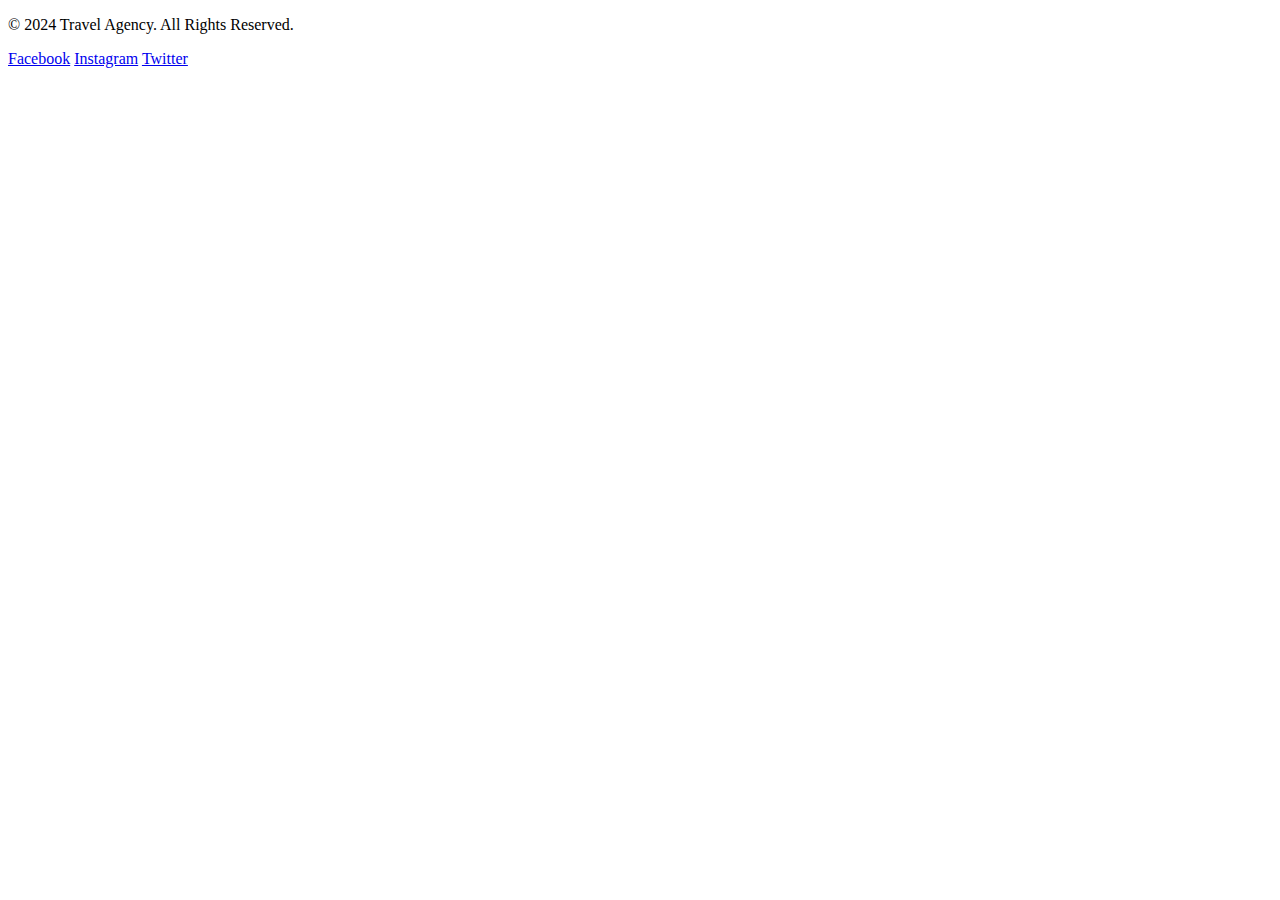
<file: tavel aganecy/Components/footer.html>
<!DOCTYPE html>
<html lang="en">
<head>
    <meta charset="UTF-8">
    <meta name="viewport" content="width=device-width, initial-scale=1.0">
    <title>Document</title>
</head>
<body>
    <footer class="bg-dark text-white text-center p-4">
        <div class="container">
            <p>&copy; 2024 Travel Agency. All Rights Reserved.</p>
            <div>
                <a href="#" class="text-white mx-2">Facebook</a>
                <a href="#" class="text-white mx-2">Instagram</a>
                <a href="#" class="text-white mx-2">Twitter</a>
            </div>
        </div>
    </footer>
    
</body>
</html>
</file>
<file: responsive-watches-website-main/assets/css/styles.css>
/*=============== GOOGLE FONTS ===============*/
@import url("https://fonts.googleapis.com/css2?family=Roboto:wght@400;500;700&display=swap");

/*=============== VARIABLES CSS ===============*/
:root {
  --header-height: 3.5rem;

  /*========== Colors ==========*/
  --first-color: hsl(31, 100%, 70%);
  --button-color: hsl(0, 0%, 17%);
  --button-color-alt: hsl(0, 0%, 21%);
  --title-color: hsl(0, 0%, 15%);
  --text-color: hsl(0, 0%, 35%);
  --text-color-light: hsl(0, 0%, 55%);
  --body-color: hsl(0, 0%, 99%);
  --container-color: #fff;
  --border-color: hsl(0, 0%, 94%);

  /*========== Font and typography ==========*/
  --body-font: 'Roboto', sans-serif;
  --biggest-font-size: 2rem;
  --h1-font-size: 1.5rem;
  --h2-font-size: 1.25rem;
  --h3-font-size: 1rem;
  --normal-font-size: .938rem;
  --small-font-size: .813rem;
  --smaller-font-size: .75rem;

  /*========== Font weight ==========*/
  --font-medium: 500;
  --font-bold: 700;

  /*========== Margenes Bottom ==========*/
  --mb-0-5: .5rem;
  --mb-0-75: .75rem;
  --mb-1: 1rem;
  --mb-1-5: 1.5rem;
  --mb-2: 2rem;
  --mb-2-5: 2.5rem;
  --mb-3: 3rem;

  /*========== z index ==========*/
  --z-tooltip: 10;
  --z-fixed: 100;
}

@media screen and (min-width: 968px) {
  :root {
    --biggest-font-size: 2.5rem;
    --h1-font-size: 2.25rem;
    --h2-font-size: 1.5rem;
    --h3-font-size: 1.25rem;
    --normal-font-size: 1rem;
    --small-font-size: .875rem;
    --smaller-font-size: .813rem;
  }
}

/*=============== BASE ===============*/
* {
  box-sizing: border-box;
  padding: 0;
  margin: 0;
}

html {
  scroll-behavior: smooth;
}

body,
button,
input {
  font-family: var(--body-font);
  font-size: var(--normal-font-size);
}

body {
  margin: 0;
  background-color: var(--body-color);
  color: var(--text-color);
  /*For animation dark mode*/
  transition: .4s;
}

h1, h2, h3, h4 {
  color: var(--title-color);
  font-weight: var(--font-medium);
}

ul {
  list-style: none;
}

a {
  text-decoration: none;
}

img {
  max-width: 100%;
  height: auto;
}

button {
  cursor: pointer;
  border: none;
  outline: none;
}

/*=============== THEME ===============*/
/*========== Variables Dark theme ==========*/
body.dark-theme {
  --first-color: hsl(31, 76%, 74%);
  --button-color: hsl(0, 0%, 24%);
  --button-color-alt: hsl(0, 0%, 28%);
  --title-color: hsl(0, 0%, 95%);
  --text-color: hsl(0, 0%, 75%);
  --body-color: hsl(0, 0%, 12%);
  --container-color: hsl(0, 0%, 16%);
  --border-color: hsl(0, 0%, 20%);
}

/*========== Button Dark/Light ==========*/
.change-theme {
  color: var(--title-color);
  font-size: 1.25rem;
  cursor: pointer;
}

/*========== 
    Color changes in some parts of 
    the website, in dark theme 
==========*/
.dark-theme .change-theme,
.dark-theme .nav__toggle,
.dark-theme .nav__shop,
.dark-theme .button--gray {
  color: hsl(0, 0%, 15%);
}

.dark-theme .scroll-header {
  box-shadow: 0 1px 4px hsla(0, 0%, 4%, .3);
}

.scroll-header .change-theme,
.scroll-header .nav__toggle,
.scroll-header .nav__shop {
  color: var(--title-color);
}

.dark-theme::-webkit-scrollbar {
  background: hsl(0, 0%, 30%);
}

/*=============== REUSABLE CSS CLASSES ===============*/
.container {
  max-width: 1024px;
  margin-left: var(--mb-1-5);
  margin-right: var(--mb-1-5);
}

.grid {
  display: grid;
}

.main {
  overflow: hidden;
}

.section {
  padding: 6.5rem 0 1rem;
}

.section__title {
  position: relative;
  font-size: var(--h3-font-size);
  margin-bottom: var(--mb-3);
  text-transform: uppercase;
  letter-spacing: 2px;
  text-align: center;
}

.section__title::before {
  content: '';
  position: absolute;
  top: -1rem;
  left: 0;
  right: 0;
  margin: 0 auto;
  width: 67px;
  height: 1px;
  background-color: var(--first-color);
}

/*=============== HEADER & NAV ===============*/
.header {
  width: 100%;
  background: transparent;
  position: fixed;
  top: 0;
  left: 0;
  z-index: var(--z-fixed);
  /*For animation dark mode*/
  transition: .4s;
}

.nav {
  height: var(--header-height);
  display: flex;
  justify-content: space-between;
  align-items: center;
}

.nav__logo, 
.nav__toggle, 
.nav__shop, 
.nav__close {
  color: var(--title-color);
}

.nav__logo {
  text-transform: uppercase;
  font-weight: var(--font-bold);
  letter-spacing: 1px;
  display: inline-flex;
  align-items: center;
  column-gap: .25rem;
}

.nav__logo-icon {
  font-size: 1.25rem;
}

.nav__btns {
  display: flex;
  align-items: center;
  column-gap: 1rem;
}

.nav__toggle, 
.nav__shop {
  font-size: 1.25rem;
  cursor: pointer;
}

@media screen and (max-width: 767px) {
  .nav__menu {
    position: fixed;
    background-color: var(--body-color);
    top: 0;
    right: -100%;
    width: 100%;
    height: 100%;
    padding: 6rem 2rem 3.5rem;
    transition: .3s;
  }
}

.nav__list {
  display: flex;
  flex-direction: column;
  align-items: center;
  row-gap: 2rem;
}

.nav__link {
  color: var(--title-color);
  font-weight: var(--font-medium);
  text-transform: uppercase;
  font-size: var(--h2-font-size);
  transition: .3s;
}

.nav__link:hover {
  color: var(--first-color);
}

.nav__close {
  font-size: 2rem;
  position: absolute;
  top: .9rem;
  right: 1.25rem;
  cursor: pointer;
}

/* Show menu */
.show-menu {
  right: 0;
}

/* Change background header */
.scroll-header {
  background-color: var(--body-color);
  box-shadow: 0 1px 4px hsla(0, 4%, 15%, .10);
}

/* Active link */
.active-link {
  color: var(--first-color);
}

/*=============== HOME ===============*/
.home__container {
  position: relative;
  row-gap: 2.5rem;
}

.home__img {
  width: 240px;
}

.home__img-bg {
  background-color: var(--first-color);
  width: 258px;
  height: 430px;
  padding-bottom: 2rem;
  display: flex;
  justify-content: center;
  align-items: flex-end;
  justify-self: flex-end;
  transform: translateX(1.5rem);
}

.home__social {
  position: absolute;
  top: 35%;
  left: -5rem;
  transform: rotate(-90deg);
  display: flex;
  column-gap: 1rem;
}

.home__social-link {
  font-size: var(--smaller-font-size);
  color: var(--text-color-light);
  transition: .3s;
}

.home__social-link:hover {
  color: var(--title-color);
}

.home__title {
  font-size: var(--biggest-font-size);
  font-weight: var(--font-bold);
  margin-bottom: var(--mb-1);
}

.home__description {
  margin-bottom: var(--mb-1-5);
}

.home__price {
  display: inline-block;
  font-size: var(--h2-font-size);
  font-weight: var(--font-medium);
  color: var(--first-color);
  margin-bottom: var(--mb-3);
}

.home__btns {
  display: flex;
  align-items: center;
}

.home__button {
  box-shadow: 0 12px 24px hsla(0, 0%, 10%, .2);
}

/*=============== BUTTONS ===============*/
.button {
  display: inline-block;
  background-color: var(--button-color);
  color: #FFF;
  padding: 1.25rem 2rem;
  font-weight: var(--font-medium);
  transition: .3s;
}

.button:hover {
  background-color: var(--button-color-alt);
}

.button--gray {
  background-color: hsl(0, 0%, 75%);
  color: var(--title-color);
}

.button--gray:hover {
  background-color: hsl(0, 0%, 63%);
}

.button--small {
  padding: 1rem 1.5rem;
}

/*=============== FEATURED ===============*/
.featured__container {
  row-gap: 2.5rem;
}

.featured__card {
  position: relative;
  text-align: center;
  background-color: var(--container-color);
  padding-top: 2rem;
  border: 1px solid var(--border-color);
  overflow-y: hidden;
  transition: .3s;
}

.featured__tag {
  background-color: var(--first-color);
  padding: .5rem 1rem;
  color: #fff;
  text-transform: uppercase;
  font-size: var(--small-font-size);
  font-weight: var(--font-medium);
  position: absolute;
  transform: rotate(-90deg);
  left: -1rem;
  top: 3rem;
}

.featured__img {
  height: 214px;
  margin-bottom: var(--mb-1);
}

.featured__title, 
.featured__price {
  font-size: var(--h3-font-size);
  font-weight: var(--font-bold);
}

.featured__title {
  text-transform: uppercase;
  margin-bottom: var(--mb-0-75);
}

.featured__price {
  display: block;
  color: var(--first-color);
  transition: .3s;
}

.featured__button {
  font-size: var(--small-font-size);
  transform: translateY(1rem);
  opacity: 0;
}

.featured__card:hover {
  box-shadow: 0 12px 32px hsla(0, 0%, 20%, .1);
  padding: 2rem 0 3rem 0;
}

.featured__card:hover .featured__button {
  transform: translateY(0);
  opacity: 1;
}

.featured__card:hover .featured__price {
  margin-bottom: var(--mb-1-5);
}

/*=============== STORY ===============*/
.story__container {
  row-gap: 7.5rem;
}

.story__title {
  font-size: var(--h1-font-size);
  margin-bottom: var(--mb-1);
}

.story__description {
  margin-bottom: var(--mb-2-5);
}

.story__images {
  position: relative;
}

.story__img, 
.story__square {
  width: 250px;
}

.story__square {
  height: 250px;
  background-color: var(--first-color);
}

.story__img {
  position: absolute;
  left: 3rem;
  top: -3rem;
}

/*=============== PRODUCTS ===============*/
.products__container {
  grid-template-columns: repeat(2, 1fr);
  gap: 2rem;
}

.products__card {
  position: relative;
  background-color: var(--container-color);
  padding: 1.25rem 0;
  border: 1px solid var(--border-color);
  text-align: center;
  transition: .3s;
}

.products__img {
  height: 125px;
  margin-bottom: var(--mb-1);
}

.products__title, 
.products__price {
  font-size: var(--small-font-size);
  font-weight: var(--font-medium);
}

.products__title {
  text-transform: uppercase;
  margin-bottom: var(--mb-0-5);
}

.products__price {
  color: var(--first-color);
}

.products__button {
  background-color: var(--button-color);
  padding: .4rem;
  color: #fff;
  font-size: 1rem;
  position: absolute;
  right: 0;
  bottom: 0;
  transition: .3s;
}

.products__button:hover {
  background-color: var(--button-color-alt);
}

.products__card:hover {
  box-shadow: 0 8px 32px hsla(0, 0%, 10%, .1);
}

/*=============== TESTIMONIAL ===============*/
.testimonial__container {
  row-gap: 4rem;
}

.testimonial__quote {
  display: inline-flex;
  background-color: var(--container-color);
  padding: .5rem .75rem;
  font-size: 1.5rem;
  color: var(--first-color);
  box-shadow: 0 4px 12px hsla(0, 0%, 20%, .1);
  margin-bottom: var(--mb-2);
}

.testimonial__description {
  margin-bottom: var(--mb-1);
}

.testimonial__date {
  font-size: var(--normal-font-size);
  margin-bottom: var(--mb-2);
}

.testimonial__perfil {
  display: flex;
  align-items: center;
  column-gap: 1rem;
  margin-bottom: 7rem;
}

.testimonial__perfil-img {
  width: 60px;
  height: 60px;
  border-radius: 3rem;
}

.testimonial__perfil-data {
  display: flex;
  flex-direction: column;
  row-gap: .5rem;
}

.testimonial__perfil-name {
  font-size: var(--h3-font-size);
  font-weight: var(--font-medium);
  color: var(--title-color);
}

.testimonial__perfil-detail {
  font-size: var(--small-font-size);
}

.testimonial__images {
  position: relative;
}

.testimonial__img, 
.testimonial__square {
  width: 250px;
}

.testimonial__square {
  height: 250px;
  background-color: var(--first-color);
  margin-left: auto;
}

.testimonial__img {
  position: absolute;
  right: 2rem;
  top: 3rem;
}

.testimonial-swiper {
  margin-left: initial;
  margin-right: initial;
}

.swiper-button-prev:after,
.swiper-button-next:after {
  content: '';
}

/* Swiper class */
.swiper-button-next,
.swiper-button-prev {
  top: initial;
  bottom: 5%;
  width: initial;
  height: initial;
  background-color: var(--container-color);
  box-shadow: 0 4px 12px hsla(0, 0%, 20%, .1);
  padding: .25rem;
  font-size: 1.5rem;
  color: var(--first-color);
}

.swiper-button-next {
  right: initial;
  left: 4rem;
}

/*=============== NEW ===============*/
.new__card {
  position: relative;
  text-align: center;
  background-color: var(--container-color);
  padding-top: 2rem;
  border: 1px solid var(--border-color);
  overflow-y: hidden;
  transition: .3s;
}

.new__tag {
  background-color: var(--first-color);
  padding: .5rem 1rem;
  color: #fff;
  text-transform: uppercase;
  font-size: var(--small-font-size);
  font-weight: var(--font-medium);
  position: absolute;
  top: 1rem;
  right: 1rem;
  transition: .3s;
}

.new__img {
  height: 215px;
  margin-bottom: var(--mb-1);
}

.new__title, 
.new__price {
  font-size: var(--h3-font-size);
  font-weight: var(--font-bold);
}

.new__title {
  text-transform: uppercase;
  margin-bottom: var(--mb-0-75);
}

.new__price {
  display: block;
  color: var(--first-color);
  transition: .3s;
}

.new__button {
  font-size: var(--small-font-size);
  transform: translateY(1rem);
  opacity: 0;
}

.new__card:hover {
  background-color: var(--first-color);
  box-shadow: 0 12px 32px hsla(0, 0%, 20%, .1);
  padding: 2rem 0 3rem 0;
}

.new__card:hover .new__tag {
  background-color: var(--button-color);
}

.new__card:hover .new__button {
  transform: translateY(0);
  opacity: 1;
}

.new__card:hover .new__title {
  color: hsl(0, 0%, 15%);
}

.new__card:hover .new__price {
  color: hsl(0, 0%, 15%);
  margin-bottom: var(--mb-1-5);
}

/*=============== NEWSLETTER ===============*/
.newsletter__bg {
  background-color: var(--first-color);
  padding: 3rem 1.5rem;
  text-align: center;
  row-gap: 2.5rem;
}

.newsletter__title {
  font-size: var(--h1-font-size);
  color: hsl(0, 0%, 15%);
  margin-bottom: var(--mb-1-5);
}

.newsletter__description {
  color: hsl(0, 0%, 35%);
}

.newsletter__subscribe {
  display: flex;
  flex-direction: column;
  row-gap: .75rem;
}

.newsletter__input {
  border: none;
  outline: none;
  background-color: hsl(0, 0%, 94%);
  padding: 1.25rem 1rem;
  color: hsl(0, 0%, 15%);
}

/*=============== FOOTER ===============*/
.footer__container {
  row-gap: 2rem;
  border-bottom: 1px solid var(--border-color);
  padding-bottom: 3rem;
}

.footer__title {
  font-size: var(--h2-font-size);
  margin-bottom: var(--mb-1-5);
}

.footer__list, 
.footer__links {
  display: flex;
  flex-direction: column;
  row-gap: .75rem;
}

.footer__link {
  color: var(--text-color);
}

.footer__link:hover {
  color: var(--title-color);
}

.footer__social {
  display: flex;
  column-gap: 1rem;
}

.footer__social-link {
  font-size: 1.25rem;
  color: var(--text-color);
}

.footer__social-link:hover {
  color: var(--title-color);
}

.footer__copy {
  display: block;
  margin: 3.5rem 0 1rem 0;
  text-align: center;
  font-size: var(--smaller-font-size);
  color: var(--text-color-light);
}

/*=============== SCROLL UP ===============*/
.scrollup {
  position: fixed;
  right: 1rem;
  bottom: -30%;
  background-color: var(--container-color);
  box-shadow: 0 4px 12px hsla(0, 0%, 20%, .1);
  display: inline-flex;
  padding: .25rem;
  z-index: var(--z-tooltip);
  opacity: .8;
  transition: .4s;
}

.scrollup:hover {
  opacity: 1;
}

.scrollup__icon {
  font-size: 1.5rem;
  color: var(--first-color);
}

/* Show Scroll Up*/
.show-scroll {
  bottom: 3rem;
}

/*=============== SCROLL BAR ===============*/
::-webkit-scrollbar {
  width: .6rem;
  background: hsl(0, 0%, 74%);
}

::-webkit-scrollbar-thumb {
  background: hsl(0, 0%, 17%);
}

/*=============== CART ===============*/
.cart {
  position: fixed;
  background-color: var(--body-color);
  z-index: var(--z-fixed);
  width: 100%;
  height: 100%;
  top: 0;
  right: -100%;
  padding: 3.5rem 2rem;
  transition: .4s;
}

.cart__title-center {
  font-size: var(--h2-font-size);
  text-align: center;
  margin-bottom: var(--mb-3);
}

.cart__close {
  font-size: 2rem;
  color: var(--title-color);
  position: absolute;
  top: 1.25rem;
  right: .9rem;
  cursor: pointer;
}

.cart__container {
  display: grid;
  row-gap: 1.5rem;
}

.cart__card {
  display: flex;
  align-items: center;
  column-gap: 1rem;
}

.cart__box {
  background-color: var(--container-color);
  padding: .75rem 1.25rem;
  border: 1px solid var(--border-color);
}

.cart__img {
  width: 50px;
}

.cart__title {
  font-size: var(--normal-font-size);
  margin-bottom: .5rem;
}

.cart__price {
  display: block;
  font-size: var(--small-font-size);
  color: var(--first-color);
  margin-bottom: var(--mb-1-5);
}

.cart__amount,
.cart__amount-content{
  display: flex;
  align-items: center;
}

.cart__amount{
  column-gap: 3rem;
}

.cart__amount-content{
  column-gap: 1rem;
}

.cart__amount-box {
  display: inline-flex;
  padding: .25rem;
  background-color: var(--container-color);
  border: 1px solid var(--border-color);
  cursor: pointer;
}

.cart__amount-trash {
  font-size: 1.15rem;
  color: var(--first-color);
  cursor: pointer;
}

.cart__prices {
  margin-top: 6rem;
  display: flex;
  justify-content: space-between;
}

.cart__prices-item, 
.cart__prices-total {
  color: var(--title-color);
}

.cart__prices-item {
  font-size: var(--small-font-size);
}

.cart__prices-total {
  font-size: var(--h3-font-size);
  font-weight: var(--font-medium);
}

/* Show cart */
.show-cart {
  right: 0;
}

/*=============== BREAKPOINTS ===============*/
/* For small devices */
@media screen and (max-width: 320px) {
  .container {
    margin-left: var(--mb-1);
    margin-right: var(--mb-1);
  }
  .home__img-bg {
    width: 220px;
  }
  .home__title {
    font-size: var(--h1-font-size);
  }
  .home__button {
    font-size: var(--smaller-font-size);
  }

  .story__square,
  .story__img,
  .testimonial__square,
  .testimonial__img {
    width: 180px;
  }

  .story__square,
  .testimonial__square {
    height: 180px;
  }

  .products__container {
    grid-template-columns: repeat(1, 180px);
    justify-content: center;
  }
}

/* For medium devices */
@media screen and (min-width: 576px) {
  .home__img-bg {
    width: 340px;
  }

  .featured__container {
    grid-template-columns: repeat(2, 1fr);
    justify-content: center;
    align-items: flex-start;
    gap: 1.5rem;
  }

  .footer__container {
    grid-template-columns: repeat(2, 1fr);
  }
}

@media screen and (min-width: 767px) {
  .section {
    padding: 8rem 0 1rem;
  }

  .cart {
    width: 420px;
    box-shadow: -2px 0 4px hsla(0, 0%, 15%, .1);
  }

  .nav {
    height: calc(var(--header-height) + 1.5rem);
    justify-content: initial;
    column-gap: 3rem;
  }
  .nav__toggle, 
  .nav__close {
    display: none;
  }
  .nav__list {
    flex-direction: row;
    column-gap: 2.5rem;
  }
  .nav__link {
    text-transform: initial;
    font-size: var(--normal-font-size);
  }
  .nav__btns {
    margin-left: auto;
  }

  .home__container {
    padding-top: 6rem;
    grid-template-columns: 1fr max-content;
    align-items: center;
  }
  .home__img-bg {
    order: 1;
    transform: translate(1.5rem, -6rem);
  }
  .home__data {
    padding: 0 0 3rem 6rem;
  }
  .home__social {
    top: 47%;
    column-gap: 2rem;
  }

  .featured__title,
  .featured__price,
  .new__title,
  .new__price {
    font-size: var(--normal-font-size);
  }

  .story__container,
  .testimonial__container,
  .newsletter__bg {
    grid-template-columns: repeat(2, 1fr);
    align-items: center;
  }

  .story__section-title {
    text-align: initial;
  }
  .story__section-title::before {
    margin: initial;
  }
  .story__images {
    order: -1;
  }

  .products__container {
    grid-template-columns: repeat(3, 200px);
    justify-content: center;
    gap: 2.5rem;
  }
  .products__card {
    padding: 2rem 0;
  }
  .products__img {
    height: 155px;
  }

  .newsletter__bg {
    text-align: initial;
    column-gap: 2rem;
    padding: 4.5rem;
  }
  .newsletter__subscribe {
    flex-direction: row;
  }
  .newsletter__input {
    width: 100%;
  }

  .footer__container {
    grid-template-columns: repeat(4, max-content);
    justify-content: space-between;
  }
  .footer__title {
    font-size: var(--h3-font-size);
  }
}

@media screen and (min-width: 992px) {
  .section__title {
    font-size: var(--h2-font-size);
  }

  .home__container {
    column-gap: 2rem;
  }
  .home__img-bg {
    width: 480px;
    height: 680px;
  }
  .home__img {
    width: 420px;
  }
  .home__social {
    left: -6rem;
  }
  .home__data {
    padding: 0 0 8rem 6rem;
  }

  .featured__container {
    grid-template-columns: repeat(3, 312px);
    padding-top: 2rem;
  }
  
  .story__container,
  .testimonial__container {
    column-gap: 8rem;
  }

  .story__square,
  .story__img,
  .testimonial__square,
  .testimonial__img {
    width: 450px;
  }

  .story__square,
  .testimonial__square {
    height: 450px;
  }

  .products__container,
  .new__container {
    padding-top: 2rem;
  }

  .testimonial__container {
    padding-bottom: 4rem;
  }
}

/* For large devices */
@media screen and (min-width: 1024px) {
  .container {
    margin-left: auto;
    margin-right: auto;
  }
  
  .story__container,
  .testimonial__container {
    column-gap: 13rem;
  }

  .story__container {
    padding-top: 3rem;
  }
  .story__img {
    left: 5rem;
    top: -5rem;
  }

  .testimonial__img {
    right: 5rem;
    top: 5rem;
  }

  .scrollup {
    right: 3rem;
  }
}
</file>
<file: Shoes Websit/style.css>
*{
    margin: 0;
    padding: 0;
    box-sizing: border-box;
    font-family: sans-serif;
}

html{
    scroll-behavior: smooth;
}

::-webkit-scrollbar{
    width: 15px;
}

::-webkit-scrollbar-track{
    border-radius: 5px;
    box-shadow: inset 0 0 10px rgba(0,0,0,0.25);
}

::-webkit-scrollbar-thumb{
    border-radius: 5px;
    background: linear-gradient(to top, #c72092 , #6c14d0);
}

section{
    width: 100%;
    height: 100vh;
    background-image: url(image/bg1.png);
    background-size: cover;
    background-position: center;
}

section nav{
    display: flex;
    align-items: center;
    justify-content: space-around;
    box-shadow: 0 0 8px rgba(0,0,0,0.6);
    background: white;
    position: fixed;
    top: 0;
    left: 0;
    right: 0;
    z-index: 100;
}

section nav .logo{
    font-size: 35px;
    color: #c72092;
    margin: 5px 0;
    cursor: pointer;
    position: relative;
    left: -4%;
}

section nav .logo span{
    color: #6c14d0;
    text-decoration: underline;
}

section nav ul{
    list-style: none;
}

section nav ul li{
    display: inline-block;
    margin: 5px 15px;
}

section nav ul li a{
    text-decoration: none;
    color: black;
    transition: 0.2s;
}

section nav ul li a:hover{
    color: #c72092;
}

section nav .icons i{
    margin: 0 4px;
    cursor: pointer;
    font-size: 18px;
    transition: 0.3s;
}

section nav .icons i:hover{
    color: #c72092;
}

section .main .main_content{
    display: flex;
    align-items: center;
    justify-content: space-around;
}

section .main .main_content .main_text h1{
    font-size: 90px;
    line-height: 70px;
    font-family: pyxidium quick;
    background: linear-gradient(to right, #c72092,#6c14d0);
    -webkit-background-clip: text;
    -webkit-text-fill-color: transparent;
    position: relative;
    top: 45px;
    left: 5%;
}

section .main .main_content .main_text h1 span{
    font-size: 70px;
    background: linear-gradient(to right, #c72092,#6c14d0);
    -webkit-background-clip: text;
    -webkit-text-fill-color: transparent;
}

section .main .main_content .main_text p{
    width: 600px;
    text-align: justify;
    line-height: 21px;
    position: relative;
    top: 85px;
    left: 5%;
}

section .main .main_content .main_image img{
    width: 650px;
    position: relative;
    left: 20px;
    top: 75px;
}

section .main .social_icon{
    position: absolute;
    top: 50%;
    left: 98%;
    transform: translate(-50%,-50%);
    font-size: 19px;
}

section .main .social_icon i{
    margin: 8px 0;
    cursor: pointer;
    transition: 0.3s;
}

section .main .social_icon i:hover{
    color: #c72092;
}

section .main .button{
    position: absolute;
    left: 6%;
    padding: 10px 20px;
    border-radius: 30px;
    background: linear-gradient(to right,#c72092 , #6c14d0);
}

section .main .button a{
    color: white;
    text-decoration: none;
}

section .main .button i{
    color: white;
    margin-left: 5px;
    transition: 0.3s;
}

section .main .button:hover i{
    transform: translateX(6px);
}



/*Products*/

.products{
    width: 100%;
    height: 140vh;
    padding: 25px 0;
}

.products h1{
    margin: 35px 0;
    font-size: 60px;
    display: flex;
    align-items: center;
    justify-content: center;
    text-transform: uppercase;
    background: linear-gradient(to right, #c72092,#6c14d0);
    -webkit-background-clip: text;
    -webkit-text-fill-color: transparent;    
}

.products .box{
    width: 90%;
    margin: 0 auto;
    display: grid;
    grid-template-columns: 1fr 1fr 1fr 1fr;
    grid-gap: 25px 0;
}

.products .box .card{
    width: 290px;
    height: 440px;
    box-shadow: 0 0 8px #6c14d0;
    border-radius: 5px;
    text-align: center;
    padding: 10px 20px;
    background: #f6f6f6;
}

.products .box .card .small_card{
    display: flex;
    flex-flow: column;
    position: absolute;
    margin: 10px 0;
    transform: translateX(-20px);
    transition: 0.3s;
    opacity: 0;
}

.products .box .card:hover .small_card{
    transform: translateX(2px);
    cursor: pointer;
    opacity: 1;
}

.products .box .card .image{
    display: flex;
    align-items: center;
    justify-content: center;
}

.products .box .card .image img{
    width: 150px;
    margin: 15px 0;
    transition: 0.3s;
}

.products .box .card:hover .image img{
    transform: scale(1.1);
}

.products .box .card .small_card i{
    width: 45px;
    height: 45px;
    border-radius: 5px;
    font-size: 18px;
    margin: 2px 0;
    line-height: 40px;
    border: 2px solid #999999;
    transition: 0.2s;
}

.products .box .card .small_card i:hover{
    color: #c72092;
}

.products .box .card .products_text h2{
    font-size: 30px;
    margin-top: 15px;
}

.products .box .card .products_text p{
    color: #91919191;
    line-height: 21px;
    margin: 8px 0;
}

.products .box .card .products_text h3{
    margin: 7px 0;
}

.products .box .card .products_text .products_star{
    color: orange;
    margin-bottom: 19px;
    cursor: pointer;
}

.products .box .card .products_text .btn{
    text-decoration: none;
    padding: 10px 20px;
    background: linear-gradient(to right, #c72092 , #6c14d0);
    color: white;
}


/*About*/

.about{
    width: 100%;
    height: 100vh;
    padding: 35px 0;
}

.about h1{
    font-size: 60px;
    margin-top: 20px;
    display: flex;
    align-items: center;
    justify-content: center;
    background: black;
    -webkit-background-clip: text;
    -webkit-text-fill-color: transparent;
    text-transform: uppercase;
}

.about h1 span{
    background: linear-gradient(to right, #c72092 , #6c14d0);
    -webkit-background-clip: text;
    -webkit-text-fill-color: transparent;
    margin-left: 15px;
}

.about .about_main{
    position: relative;
    top: 40%;
    left: 50%;
    transform: translate(-50%,-50%);
    display: flex;
    justify-content: space-around;
    align-items: center;
}

.about .about_main .about_image{
    display: flex;
    margin-top: 50px;
}

.about .about_main .about_image .about_small_image{
    display: flex;
    flex-direction: column;
    position: relative;
    top: 15px;
}

.about .about_main .about_image .about_small_image img{
    height: 92px;
    margin: 5px 0;
    cursor: pointer;
    background: linear-gradient(to right, #6c14d0 , #c72092);
    display: block;
    border-radius: 6px;
    padding: 5px 5px;
    box-shadow: 0 0 6px rgba(0,0,0,0.6);
    opacity: 0.8;
    transition: 0.3s;
}

.about .about_main .about_image .about_small_image img:hover{
    opacity: 1;
}

.about .about_main .image_contaner{
    padding: 10px;
    display: flex;
}

.about .about_main .image_contaner img{
    border: 3px solid #6c14d0;
    border-radius: 20px;
    height: 430px;
    padding: 30px;
    box-shadow: 0 0 8px #6c14d0;
}

.about .about_main .about_text{
    margin-top: 45px;
}

.about .about_main .about_text p{
    background: linear-gradient(to left, #c72092 , #6c14d0);
    -webkit-background-clip: text;
    -webkit-text-fill-color: transparent;
    line-height: 22px;
    width: 600px;
    text-align: justify;
    padding: 25px 30px;
    border: 2px solid #c72092;
    border-radius: 20px;
    box-shadow: 0 0 8px #c72092;
}

.about .about_btn{
    color: black;
    background: none;
    position: relative;
    top: 10%;
    left: 50%;
    transform: translate(-50% , -50%);
    padding: 10px 25px;
    border: 2px solid #c72092;
    text-decoration: none;
    box-shadow: 0 0 8px #c72092;
    transition: 0.5s;
}

.about .about_btn:hover{
    border: 2px solid transparent;
    background: #c72092;
    color: white;
}


/*Review*/

.review{
    width: 100%;
    height: 100vh;
    padding-top: 80px;
}

.review h1{
    font-size: 60px;
    display: flex;
    align-items: center;
    justify-content: center;
    margin-bottom: 30px;
    text-transform: uppercase;
}

.review h1 span{
    background: linear-gradient(to left, #c72092 , #6c14d0);
    -webkit-background-clip: text;
    -webkit-text-fill-color: transparent;
    margin-left: 15px;    
}

.review .review_box{
    width: 95%;
    position: relative;
    top: 7%;
    display: flex;
    align-items: center;
    justify-content: center;
    margin: 0 auto;
}

.review .profile .profile_image{
    width: 60px;
    height: 60px;
    border-radius: 50%;
    overflow: hidden;
    margin: 5px 0;
    box-shadow: 0 0 10px rgba(0,0,0,0.5);
    cursor: pointer;
    transition: 0.3s;
}

.review .profile .profile_image:hover{
    transform: scale(1.2);
}

.review .profile_image img{
    width: 100%;
    height: 100%;
    object-fit: cover;
    object-position: center;
}

.review .profile{
    display: flex;
    align-items: center;
}

.review .review_box .review_card{
    width: 500px;
    background: #f3f1f1;
    padding: 20px 25px;
    border-radius: 5px;
    margin: 15px;
    box-shadow: 0 0 10px rgba(0,0,0,0.3);
}

.review .review_box .review_card .card_top{
    display: flex;
    justify-content: space-between;
    align-items: center;
}

.review .review_box .review_card .card_top .profile .name{
    margin-left: 20px;
    line-height: 22px;
}

.review .review_box .review_card .card_top .profile .name strong{
    font-size: 20px;
}

.review .review_box .review_card .card_top .profile .name .like i{
    color: orange;
    display: inline-block;
    font-size: 12px;
}

.review .review_box .review_card .comment p{
    text-align: justify;
    line-height: 22px;
    margin-top: 15px;
}


/*Services*/

.services{
    width: 70%;
    margin: 0 auto;
    text-align: center;
    padding: 80px 0 10px 0;
}

.services h1{
    font-size: 60px;
    text-transform: uppercase;
}

.services h1 span{
    margin-left: 15px;
    background: linear-gradient(to left, #c72092 , #6c14d0);
    -webkit-background-clip: text;
    -webkit-text-fill-color: transparent;    
}

.services .services_cards{
    width: 80%;
    margin: 0 auto;
    display: flex;
    align-items: center;
    justify-content: space-between;
    position: relative;
    top: 50px;
}

.services .services_box i{
    font-size: 60px;
    color: orange;
    margin: 20px 0;
    cursor: pointer;
}

.services .services_box h3{
    margin-bottom: 12px;
    font-size: 19px;
}

.services .services_box p{
    text-align: center;
    color: #919191;
    margin-bottom: 60px;
}


/*Login Form*/

.login_form{
    width: 100%;
    height: 100vh;
    display: flex;
    justify-content: space-around;
    align-items: center;
    background-image: url(image/loging_bg.png);
    background-size: cover;
    background-position: center;
}

.login_form .left img{
    width: 650px;
}

.login_form .right{
    position: relative;
    top: -50px;
    left: -60px;
    padding: 50px 80px;
}

.login_form .right h1{
    font-family: prevattscriptssk;
    font-size: 45px;
    margin-bottom: 40px;
}

.login_form .right p{
    margin-bottom: 5px;
}

.login_form .right .user{
    border: 2px solid #6c14d0;
    border-radius: 5px;
    width: 350px;
    height: 40px;
    display: flex;
}

.login_form .right .user i{
    position: relative;
    top: 9px;
    left: 15px;
    color: #c72092;
}

.login_form .right .user .username{
    position: relative;
    left: 9%;
    width: 295px;
    background: none;
    outline: none;
    border: none;
    display: flex;
    font-size: 15px;
}

.login_form .right .passworg_tag{
    margin: 15px 0 5px 0;
}

.login_form .right .password{
    border: 2px solid #6c14d0;
    border-radius: 5px;
    width: 350px;
    height: 40px;
    display: flex;
}

.login_form .right .password i{
    position: relative;
    top: 9px;
    left: 15px;
    color: #c72092;
}

.login_form .right .password input{
    position: relative;
    left: 9%;
    width: 295px;
    background: none;
    border: none;
    outline: none;
    display: flex;
    font-size: 15px;
}

::-webkit-input-placeholder{
    color: black;
    opacity: 0.7;
}

.login_form .right .forget{
    position: relative;
    left: 60%;
    margin: 6px 0 10px 0;
    cursor: pointer;
}

.login_form .right button{
    width: 350px;
    color: white;
    padding: 7px 20px;
    border: none;
    border-radius: 5px;
    font-size: 20px;
    cursor: pointer;
    background: linear-gradient(to right, #c72092 , #6c14d0);
}

.login_form .right .loging_icon{
    display: flex;
    align-items: center;
    justify-content: center;
    margin-top: 25px;
}

.login_form .right .loging_icon a{
    width: 30px;
    height: 30px;
    margin: 0 2px;
    border-radius: 50%;
    background: #f3f3f3;
    box-shadow: 0 0 5px rgba(0,0,0,0.6);
}

.login_form .right .loging_icon img{
    width: 20px;
    margin: 5px 5px;
}


/*Footer*/

footer{
    width: 100%;
}

footer .footer_main{
    width: 100%;
    background: #f3f1f1;
    display: flex;
    justify-content: space-around;
}

footer .footer_main .tag{
    margin: 10px 0;
}

footer .footer_main .tag .center{
    text-align: center;
}

footer .footer_main .tag h1{
    font-size: 25px;
    margin: 25px 0;
    color: #1c0080;
}

footer .footer_main .tag a{
    display: block;
    color: black;
    text-decoration: none;
    margin: 9px 0;
}

footer .footer_main .tag a i{
    padding: 0 10px;
    transition: 0.3;
}

footer .footer_main .tag a i:hover{
    color: #c72092;
}

footer .footer_main .tag .social_link{
    display: flex;
}

footer .footer_main .tag .social_link a{
    width: 30px;
    height: 30px;
    border-radius: 50%;
    text-align: center;
    text-decoration: none;
    color: black;
    box-shadow: 0 0 20px 10px rgba(0,0,0,0.05);
    position: relative;
    margin: 0 5px;
    z-index: 10;
    overflow: hidden;
}

footer .footer_main .tag .social_link a .fa-brands{
    font-size: 15px;
    line-height: 30px;
    z-index: 10;
    position: relative;
    transition: 0.5s;
}

footer .footer_main .tag .social_link a:hover i{
    color: white;
}

footer .footer_main .tag .social_link a::after{
    content: '';
    width: 100%;
    height: 100%;
    top: 0;
    left: -90px;
    background: linear-gradient(-45deg, #c72092 , #6c14d0);
    position: absolute;
    z-index: -10;
    transition: 0.5s;
}

footer .footer_main .tag .social_link a:hover::after{
    left: 0;
}

footer .footer_main .tag .search_bar{
    width: 230px;
    height: 30px;
    background: rgb(202, 202, 202);
    border-radius: 25px;
}

footer .footer_main .tag .search_bar input{
    width: 200px;
    padding: 2px 0;
    position: relative;
    top: 17%;
    left: 6%;
    border: none;
    background: none;
    outline: none;
    font-size: 13px;
}

footer .footer_main .tag .search_bar button{
    padding: 7px 15px;
    background: linear-gradient(to right, #c72092 , #6c14d0);
    border: none;
    margin-top: 15px;
    border-radius: 25px;
    color: white;
    cursor: pointer;
}
</file>
<file: food-website-main/food-website-main/style.css>
@import url('https://fonts.googleapis.com/css2?family=Playfair+Display:ital,wght@0,400;0,500;0,600;0,700;0,800;0,900;1,400;1,500;1,600;1,700;1,800;1,900&family=Poppins:ital,wght@0,100;0,200;0,300;0,400;0,500;0,600;0,700;0,800;1,100;1,200;1,300;1,400;1,500;1,600;1,700&display=swap');
/* font-family: 'Playfair Display', serif;
font-family: 'Poppins', sans-serif; */

body {
    font-family: 'Poppins', sans-serif;
    text-rendering: optimizeLegibility !important;
    background: #f3f3f5;
}

.body-fixed {
    position: fixed;
    width: 100%;
    height: 100vh;
    top: auto;
    left: auto;
}

body, html {
    overflow-x: hidden;
}

img {
    max-width: 100%;
}

.site-header {
    position: fixed;
    padding: 30px 0;
    display: flex;
    align-items: center;
    top: 0;
    left: 0;
    width: 100%;
    z-index: 99;
    transition: 0.5s;
    border-bottom: 1px solid transparent;
}

.site-header.sticky_head {
    background: rgb(255 255 255 / 80%);
    padding: 20px 0;
    border-color: #f2f2f2;
    backdrop-filter: blur(20px);
}

.main-navigation {
    display: flex;
    width: 100%;
    height: 100%;
    justify-content: flex-end;
    align-items: center;
}

.main-navigation .menu li {
    display: inline-block;
    position: relative;
    margin: 0 6px;
}

.main-navigation .menu li:first-child {
    margin-left: 0;
}

.main-navigation .menu li:last-child {
    margin-right: 0;
}

.main-navigation .menu li:hover>ul, .main-navigation .menu li.focus>ul {
    opacity: 1;
    margin-top: 6px;
    visibility: visible;
}

a {
    background-color: transparent;
    text-decoration: none !important;
    outline: none !important;
}

ul {
    list-style: none;
    margin: 0;
    padding: 0;
}

.main-navigation .menu ul a {
    width: 200px;
}

.main-navigation .menu li:hover>ul, .main-navigation .menu li.focus>ul {
    left: auto;
}

.main-navigation .menu li a {
    display: flex;
    transition: 0.3s;
    position: relative;
    justify-content: center;
    align-items: center;
    color: #0d0d25;
    text-transform: capitalize;
    font-weight: 500;
    padding: 5px 18px;
    border-radius: 30px;
}

.main-navigation .menu li a:hover, .main-navigation .menu li .active-menu, .main-navigation .menu .sub-menu li .active-sub-menu {
    color: #ff8243;
    background: #f3f3f5;
    box-shadow: inset 8px 8px 12px #e2e2e2, inset -8px -8px 12px #ffffff;
}

.header-right {
    margin-left: 40px;
    display: flex;
    flex-wrap: wrap;
    align-items: center;
}

.header-btn {
    width: 40px;
    height: 40px;
    display: inline-flex;
    justify-content: center;
    border-radius: 10px;
    position: relative;
    margin-left: 20px;
    transition: 0.3s;
    box-shadow: inset 6px 6px 7px #dadada, inset -6px -6px 7px #ffffff;
    align-items: center;
}

.cart-number {
    position: absolute;
    top: -10px;
    right: -10px;
    width: 22px;
    height: 22px;
    display: flex;
    justify-content: center;
    align-items: center;
    border-radius: 50%;
    background: #ffffff;
    font-size: 12px;
    border: 1px solid #bfbfbf;
    color: #ff8243;
}

.header-btn:hover {
    background: linear-gradient(145deg, #dcdcdc, #ffffff);
    box-shadow: 20px 20px 60px #cfcfd0, -20px -20px 60px #ffffff;
}

.header-search-form {
    position: relative;
}

.for-des {
    display: block !important;
}

.header-search-form button {
    background: transparent;
    border: none;
    padding: 0;
    position: absolute;
    right: 0;
    top: 50%;
    transform: translate(0, -50%);
    width: 48px;
    height: 100%;
    opacity: 0.5;
}

.header-search-form .form-input {
    font-size: 14px;
    padding-right: 40px;
    width: 200px;
    height: 40px;
}

.form-input::placeholder {
    color: rgba(70 69 71 / 0.7);
}

.form-input {
    width: 100%;
    height: 50px;
    outline: none !important;
    padding: 10px 15px;
    color: #0d0d25;
    -webkit-appearance: none;
    border-radius: 10px;
    border: none;
    background: #f8f8f8;
    box-shadow: inset 6px 6px 8px #dadada, inset -6px -6px 8px #ffffff;
}

* {
    -webkit-tap-highlight-color: transparent;
}

.uil {
    color: #ff8243;
}

@media screen and (min-width: 992px) {
    .menu-toggle {
        display: none;
    }
}

@media (min-width: 1500px) {
    .container {
        max-width: 1368px;
    }
}

@media (min-width: 2100px) {
    .container {
        max-width: 1400px;
    }
    p, body, button, input {
        font-size: 18px;
        line-height: 32px;
    }
}

@media (max-width: 1399px) {
    .header-right {
        margin-left: 20px;
    }
    .main-navigation .menu li {
        margin: 0 3px;
    }
}

@media (max-width: 1199px) {
    .header-btn {
        margin-left: 10px;
    }
    .header-right {
        margin-left: 10px;
    }
    .main-navigation .menu li {
        margin: 0;
    }
    .main-navigation .menu li a {
        padding: 4px 15px;
        font-size: 15px;
    }
    .header-search-form .form-input {
        width: 170px;
    }
}

@media (max-width: 991px) {
    .section {
        padding-top: 85px;
        padding-bottom: 85px;
    }
    .for-des {
        display: none !important;
    }
    .for-mob {
        display: block !important;
    }
    .site-header .container {
        max-width: 100%;
        padding: 0;
        height: 100%;
    }
    .site-header .container .row {
        margin: 0;
        height: 100%;
    }
    .site-header .container .row .col-lg-2 {
        width: auto;
        padding: 0;
        height: 100%;
        position: absolute;
        top: 0;
        left: 30px;
        z-index: 2;
        display: flex;
        align-items: center;
    }
    .menu-toggle {
        position: absolute;
        top: 50%;
        right: 30px;
        border: none;
        outline: none !important;
        background: transparent;
        width: 40px;
        height: 40px;
        transform: translate(0, -50%);
        z-index: 100;
        box-shadow: inset 6px 6px 7px #dadada, -6px -6px 10px #ffffff;
        border-radius: 10px;
        padding: 0 8px;
    }
    .menu-toggle span {
        display: block;
        width: 100%;
        height: 4px;
        background: #ff8243;
        margin-bottom: 5px;
        transition: 0.3s;
        border-radius: 5px;
        position: relative;
    }
    .menu-toggle span:last-child {
        margin: 0;
    }
    .toggled .menu-toggle span:nth-child(1) {
        transform: rotate(45deg);
        top: 5px;
    }
    .toggled .menu-toggle span:nth-child(2) {
        transform: rotate(-45deg);
        top: -4px;
    }
    .toggled .menu-toggle span:nth-child(3) {
        opacity: 0;
        height: 0;
    }
    .toggled .header-menu {
        transform: translateY(0);
    }
    .header-menu {
        height: 100vh;
        position: absolute;
        top: 0;
        left: 0;
        width: 100%;
        padding-top: max(9vh, 30px);
        padding-left: max(6vh, 30px);
        z-index: 99;
        transition: 1s cubic-bezier(0.165, 0.84, 0.44, 1);
        overflow-y: auto;
        transform: translateY(-100%);
        background-image: url(assets/images/blog-pattern-bg.png);
        background-position: center;
        background-color: #f3f3f5;
    }
    .main-navigation .menu li {
        display: block;
        float: none;
        margin: 0;
        margin-bottom: max(20px, 4vh);
    }
    .main-navigation .menu li a {
        display: inline-block;
        font-size: max(16px, 2vh);
    }
    .main-navigation .menu .sub-menu {
        max-width: 220px;
        opacity: 1;
        visibility: visible;
        display: none;
    }
    .main-navigation .menu .sub-menu li {
        margin-bottom: 5px;
    }
    .main-navigation .menu li:last-child {
        margin: 0;
    }
    .main-navigation .menu .sub-menu li a {
        color: #ff8243;
    }
    .header-btn.header-cart {
        display: none;
    }
    .header-btn {
        margin: 0;
        margin-right: 70px;
    }
    .site-header {
        padding: 20px 0;
        box-shadow: 0px 10px 55px #d4d4d4;
    }
    .site-header.sticky_head, .site-header {
        background: rgb(255 255 255 / 90%);
    }
    body {
        height: auto !important;
    }
}

@media (max-width: 575px) {
    .container, .container-fluid {
        padding: 0 30px;
    }
}

@media (max-width: 400px) {
    .container, .container-fluid {
        padding: 0 15px;
    }
    .header-btn {
        margin-right: 56px;
    }
    .menu-toggle {
        right: 15px;
    }
    .site-header .container .row .col-lg-2 {
        left: 15px;
    }
}

/* ************************** */

@media screen and (min-width: 992px) {
    #viewport {
        overflow: hidden;
        position: fixed;
        height: 100%;
        width: 100%;
        top: 0;
        left: 0;
        bottom: 0;
        right: 0;
    }
    #js-scroll-content {
        position: absolute;
        overflow: hidden;
        width: 100%;
        top: 0;
        left: 0;
    }
}

@media (max-width: 991px) {
    #js-scroll-content {
        transform: unset !important;
    }
}

.main-banner {
    padding: 200px 0 300px;
    min-height: 100vh;
    position: relative;
}

.js-parallax-scene {
    position: absolute;
    top: 0;
    left: 0;
    width: 100%;
    height: 100%;
}

.banner-img-wp {
    width: 100%;
    height: 100%;
    padding-left: 30px;
}

.banner-img {
    width: 100%;
    height: 100%;
    background-size: cover;
    background-position: center;
    animation: biani 4.5s linear infinite alternate;
    box-shadow: 0 0px 20px rgba(36, 39, 37, 0.3);
}

@keyframes biani {
    0% {
        border-radius: 48% 52% 57% 43% / 34% 44% 56% 66%;
    }
    25% {
        border-radius: 62% 38% 64% 36% / 34% 55% 45% 66%;
    }
    50% {
        border-radius: 43% 57% 51% 49% / 33% 42% 58% 67%;
    }
    100% {
        border-radius: 40% 60% 43% 57% / 52% 32% 68% 48%;
    }
}

.banner-img-text .h5-title {
    text-transform: capitalize;
    letter-spacing: 0.5px;
}

.banner-img-text {
    max-width: 400px;
}

.banner-shape-1 img {
    position: absolute;
    left: 85%;
    top: 60px;
    max-width: 150px;
    pointer-events: none;
    filter: blur(3px);
}

.banner-shape-2 {
    top: auto !important;
    bottom: 0;
}

.banner-shape-2 img {
    position: absolute;
    bottom: 0;
    right: 82% !important;
    max-width: 410px;
    pointer-events: none;
    filter: blur(3px);
}

.sec-wp {
    position: relative;
    z-index: 4;
}

.h1-title {
    font-size: 90px;
    line-height: 108px;
    text-transform: capitalize;
    margin-bottom: 25px;
    font-weight: 900;
}

.h1-title span {
    color: #ff8243;
    background-image: linear-gradient(0deg, rgb(13 13 37 /8%), rgb(13 13 37 /8%));
    background-size: 100% 15px;
    background-position: 0 90%;
    background-repeat: no-repeat;
    display: inline;
    transition: 0.8s cubic-bezier(0.22, 0.78, 0.45, 1.02);
}

h1, h2, h3, h4, h5, h6 {
    color: #0d0d25;
    font-family: 'Playfair Display', serif;
    font-weight: 900;
}

p {
    font-size: 16px;
    line-height: 30px;
}

.sec-btn {
    min-width: 120px;
    min-height: 58px;
    background: #f3f3f5;
    box-shadow: 9px 9px 12px #b2b2b3, -9px -9px 12px #ffffff;
    display: inline-flex;
    justify-content: center;
    align-items: center;
    border-radius: 30px;
    color: #0d0d25;
    text-transform: capitalize;
    text-align: center;
    border: none;
    cursor: pointer;
    outline: none !important;
    transition: 0.8s cubic-bezier(0.22, 0.78, 0.45, 1.02);
    overflow: hidden;
    position: relative;
    z-index: 2;
    padding: 6px 30px;
}

.sec-btn:hover {
    border-color: #0d0d25;
    box-shadow: inset 9px 9px 12px #cccccc, inset -9px -9px 12px #ffffff;
    color: #0d0d25;
}

/* ******************** */

.brands-row {
    display: flex;
    justify-content: space-between;
    margin: 0 -15px;
}

.brands-box {
    padding: 0 15px;
    display: flex;
    align-items: center;
    justify-content: center;
}

.brands-box:hover {
    filter: brightness(0.3);
    opacity: 0.9;
}

.brand-title .h5-title {
    text-transform: uppercase;
    font-weight: 500;
    letter-spacing: 2px;
    opacity: 0.7;
}

/* ******************** */

.section {
    padding-top: 100px;
    padding-bottom: 100px;
    position: relative;
}

.sec-sub-title {
    text-transform: uppercase;
    display: inline-block;
    background: #f3f3f5;
    box-shadow: 9px 9px 12px #e4e4e4, -9px -9px 12px #ffffff;
    padding: 3px 20px;
    border-radius: 60px;
    color: #ff8243;
    font-size: 14px;
}

.h2-title {
    font-size: 46px;
    line-height: 56px;
    margin-bottom: 15px;
    text-transform: capitalize;
    position: relative;
}

.h2-title span, .h3-title span, .h4-title span, .h5-title span, .sub-title span {
    display: block;
}

.about-video-img {
    position: relative;
    overflow: hidden;
    width: 100%;
    height: 55vh;
    min-height: 400px;
    background-size: cover;
    background-position: center;
    border-radius: 40px;
    box-shadow: 0 0 20px rgb(36 39 37 / 30%);
    display: flex;
    align-items: center;
    justify-content: center;
}

.play-btn {
    width: 90px;
    height: 90px;
    background: #f3f3f5;
    box-shadow: 9px 9px 12px #b2b2b3, -9px -9px 12px #ffffff;
    border-radius: 50%;
    display: inline-flex;
    align-items: center;
    justify-content: center;
    transition: 0.5s;
    vertical-align: middle;
    position: relative;
    z-index: 2;
    padding-left: 4px;
    padding-top: 4px;
    font-size: 40px;
}

.play-btn:hover {
    box-shadow: inset 9px 9px 12px #cccccc, inset -9px -9px 12px #ffffff;
}

.play-btn-wp {
    text-align: center;
    margin-top: 40px;
    display: flex;
    justify-content: center;
    align-items: center;
}

.play-btn-wp span {
    margin-left: 20px;
    font-size: 20px;
    font-weight: bold;
    color: #bfbfbf;
}

/* ****** scrollbar design ******** */

::-webkit-scrollbar {
    width: 5px;
}

::-webkit-scrollbar-track {
    background-color: #bfbfbf;
}

::-webkit-scrollbar-thumb {
    background: #ff8243;
    border-radius: 10px;
}

::-webkit-scrollbar-thumb:hover {
    background: #f16620;
}

/* **************** */

.repeat-img {
    background-size: contain;
    background-repeat: repeat;
}

.menu-tab-wp {
    margin-bottom: 80px;
}

.menu-tab ul {
    padding: 10px;
    display: inline-block;
    border-radius: 60px;
    background: linear-gradient(145deg, #ececec, #ffffff);
    box-shadow: 28px 28px 55px #d4d4d4, -28px -28px 55px #ffffff;
    position: relative;
    z-index: 2;
}

.menu-tab ul li, .menu-tab ul .filter-active {
    display: inline-flex;
    text-transform: capitalize;
    font-size: 18px;
    line-height: normal;
    cursor: pointer;
    padding: 10px 26px;
    border-radius: 30px;
    transition: 0.3s;
    justify-content: center;
    align-items: center;
}

.filter-active {
    position: absolute;
    left: 0;
    top: 12px;
    min-height: 50px;
    z-index: -1;
}

.menu-tab ul li img {
    margin-right: 10px;
    position: relative;
    top: 1px;
}

.menu-tab ul .filter-active {
    color: #ffffff;
    background: linear-gradient(145deg, #e3a92b, #ffc933);
}

.menu-list-row .bydefault_show .dish-box-wp {
    display: inline-block !important;
}

.dish-box-wp {
    display: none;
}

.dish-box {
    border-radius: 30px;
    background: linear-gradient(145deg, #ececec, #ffffff);
    box-shadow: 28px 28px 45px #d4d4d4, -28px -28px 45px #ffffff;
    display: flow-root;
    padding: 0 30px 40px;
    padding-top: 0;
    margin: 130px 0 30px;
    transition: 0.8s cubic-bezier(0.22, 0.78, 0.45, 1.02);
}

.dish-box:hover {
    transform: scale(1.03);
}

.dist-img {
    margin-top: -130px;
    margin-bottom: 30px;
}

.dist-img img {
    box-shadow: 28px 28px 45px #d4d4d4, -28px -28px 45px #ffffff;
    border-radius: 50%;
    overflow: hidden;
}

.dish-rating {
    font-size: 20px;
    margin-bottom: 15px;
}

.dish-title {
    padding: 0 30px;
}

.dish-title .h3-title {
    text-transform: capitalize;
    margin-bottom: 5px;
    font-family: 'Playfair Display', serif;
    font-weight: bold;
    color: #0d0d25;
    transition: 0.3s;
    min-height: 76px;
    display: -webkit-box;
    -webkit-line-clamp: 2;
    -webkit-box-orient: vertical;
    overflow: hidden;
    font-weight: 900;
}

.dish-title p {
    color: #bfbfbf;
}

.dish-info ul, .dist-bottom-row ul {
    display: flex;
    justify-content: space-between;
    text-align: left;
}

.dish-info ul li {
    display: inline-block;
    flex: 1;
}

.dish-info ul li:last-child {
    text-align: right;
    border-left: 2px solid rgb(204 204 204 / 30%);
}

.dist-bottom-row ul li:last-child {
    text-align: right;
}

.dish-info ul li p {
    font-size: 18px;
    text-transform: capitalize;
    margin-bottom: 2px;
    font-weight: 300;
}

.dish-info ul li b {
    font-weight: 600;
}

.dish-info, .dist-bottom-row {
    padding: 0 30px;
}

.dish-info {
    border-bottom: 2px solid rgb(204 204 204 / 30%);
    margin: 30px 0 30px;
    padding-bottom: 30px;
}

.dist-bottom-row ul li {
    display: flex;
    align-items: center;
}

.dist-bottom-row ul li b {
    font-size: 30px;
}

.dish-add-btn {
    width: 40px;
    height: 40px;
    border: none;
    border-radius: 10px;
    color: #ffffff;
    transition: 0.3s;
    background: linear-gradient(145deg, #ffc954, #ffbc00);
    box-shadow: inset 4px 4px 8px #d6a029, inset -4px -4px 8px #ffd837;
}

.dish-add-btn i {
    color: #ffffff;
    font-size: 22px;
}

.dish-add-btn:hover {
    background: linear-gradient(145deg, #e3a92b, #ffc933);
}

/* ************ */

.xxl-title {
    text-transform: capitalize;
    font-size: 52px;
    line-height: 72px;
    margin-bottom: 30px;
}

/* ****************** */

.book-table {
    overflow: hidden;
}

.book-table-shape img {
    position: absolute;
    top: -10px;
    right: 73%;
    width: 540px;
}

.book-table-shape.book-table-shape2 img {
    left: 74%;
    transform: scale(-1, 1);
}

.book-table-info {
    margin: 30px 0 20px;
}

.table-title {
    text-transform: capitalize;
    margin-bottom: 20px;
    letter-spacing: 1px;
}

.table-title p {
    font-size: 20px;
    line-height: 30px;
    margin: 0;
}

.call-now {
    border-left: 3px dotted rgb(13 13 37 /50%);
    border-right: 3px dotted rgb(13 13 37 /50%);
    padding: 15px 0;
}

.call-now i {
    width: 80px;
    height: 80px;
    display: flex;
    justify-content: center;
    align-items: center;
    border-radius: 50%;
    font-size: 26px;
    margin: 0 auto;
    margin-bottom: 25px;
    background: #f3f3f5;
    box-shadow: 9px 9px 12px #b2b2b3, -9px -9px 12px #ffffff;
    color: #ff8243;
}

.call-now a {
    font-size: 32px;
    font-weight: 500;
    color: #0d0d25;
    transition: 0.8s cubic-bezier(0.22, 0.78, 0.45, 1.02);
}

.call-now a:hover, .contact-info a:hover {
    color: #fcbc30;
}

#gallery {
    padding-top: 120px;
}

.book-table-img {
    height: 70vh;
    min-height: 500px;
    border-radius: 30px;
}

.back-img {
    background-position: center;
    background-size: cover;
}

.swiper-button-next::after, .swiper-button-prev::after {
    display: none;
}

.swiper-button-wp {
    position: relative;
    margin-top: 60px;
    display: flex;
    justify-content: space-between;
    height: 60px;
    align-items: center;
}

.swiper-button-next, .swiper-button-prev {
    position: unset;
    width: 60px;
    height: 60px;
    display: inline-flex;
    font-size: 30px;
    border-radius: 50%;
    overflow: hidden;
    margin: 0;
    color: #0d0d25;
    background: #ffffff;
    box-shadow: -20px 20px 60px #d4d4d4, 20px -20px 60px #ffffff;
    padding-top: 1px;
    padding-right: 2px;
    transition: 0.3s;
}

.swiper-button-next {
    box-shadow: 20px 20px 60px #d4d4d4, -20px -20px 60px #ffffff;
    padding-left: 3px;
}

.swiper-button-prev:hover {
    box-shadow: inset 5px 5px 20px #d4d4d4, inset -5px -5px 20px #ffffff;
    color: #fcbc30;
}

.swiper-button-next:hover {
    box-shadow: inset -5px 5px 20px #d4d4d4, inset 5px -5px 20px #ffffff;
    color: #fcbc30;
}

.swiper-pagination {
    padding: 10px 20px;
    display: inline-block;
    border-radius: 60px;
    background: linear-gradient(145deg, #ececec, #ffffff);
    box-shadow: 25px 28px 55px #d4d4d4, -28px -28px 55px #ffffff;
    max-width: fit-content;
    left: 50% !important;
    transform: translate(-50%, 0);
    bottom: 0 !important;
    color: #000;
}

.swiper-pagination-bullet {
    width: 10px;
    height: 10px;
    margin: 0px 10px !important;
    border-radius: 10px;
    transition: 0.8s cubic-bezier(0.22, 0.78, 0.45, 1.02);
}

.swiper-pagination-bullet-active {
    background: #fcbc30;
    width: 30px;
}

/* *************** */

.team-slider {
    position: relative;
}

.team-box {
    padding: 20px;
    border-radius: 30px;
    background: linear-gradient(145deg, #ececec, #ffffff);
    box-shadow: 28px 28px 45px #e6e6e6, -28px -28px 45px #ffffff;
    transition: 0.8s cubic-bezier(0.22, 0.78, 0.45, 1.02);
}

.team-box:hover {
    transform: scale(1.03);
}

.team-img {
    width: 100%;
    height: 480px;
    border-radius: 20px;
    margin-bottom: 20px;
    box-shadow: 9px 9px 18px rgb(194 194 194 /0.5), -9px -9px 18px rgb(255 255 255 / 0.5);
}

.team-box .h3-title {
    text-transform: capitalize;
    color: #0d0d25;
    font-weight: 600;
}

.social-icon {
    margin: 15px 0px 10px;
}

.social-icon ul li {
    display: inline-block;
    margin: 0 6px;
}

.social-icon ul li:last-child {
    margin-right: 0;
}

.social-icon ul li:first-child {
    margin-left: 0;
}

.social-icon ul li a {
    width: 50px;
    height: 50px;
    display: inline-flex;
    justify-content: center;
    align-items: center;
    border-radius: 50%;
    background: linear-gradient(145deg, #e6e6e6, #ffffff);
    box-shadow: 4px 4px 8px #d0d0d0, -4px -4px 8px #ffffff;
    color: #0d0d25;
    font-size: 19px;
}

.social-icon ul li a:hover {
    background: #ff8243;
}

.social-icon ul li a:hover i {
    color: #ffffff !important;
}

/* *************** */

.testimonials-img {
    position: relative;
}

.testimonials-img img {
    position: absolute;
    top: 60px;
    right: 30px;
    width: calc(100% + 5vw);
    max-width: initial;
}

.testimonials-box {
    display: flow-root;
    position: relative;
    padding: 30px;
    padding-top: 0;
    border-radius: 30px;
    margin: 50px 0 30px;
    background: linear-gradient(145deg, #ececec, #ffffff);
    box-shadow: 28px 28px 45px #e6e6e6, -28px -28px 45px #ffffff;
    transition: 0.8s cubic-bezier(0.22, 0.78, 0.45, 1.02);
}

.testimonials-box:hover {
    transform: scale(1.05);
    z-index: 2;
}

.testimonial-box-top {
    display: flex;
    justify-content: space-between;
    align-items: center;
    margin-bottom: 25px;
}

.testimonials-box-img {
    min-width: 100px;
    min-height: 100px;
    border-radius: 50%;
    margin-top: -50px;
    box-shadow: 10px 10px 60px #d4d4d4;
}

.testimonials-box-text .h3-title {
    margin-bottom: 10px;
    text-transform: capitalize;
}

.testimonials-box-text p {
    margin: 0;
    display: -webkit-box;
    -webkit-line-clamp: 3;
    -webkit-box-orient: vertical;
    overflow: hidden;
}

.star-rating-wp {
    display: block;
}

.star-rating {
    font-size: 22px;
    position: relative;
    margin-top: 20px;
    display: inline-block;
}

.star-rating::before {
    content: "\f005\f005\f005\f005\f005";
    font-family: "Font Awesome 5 Pro";
    font-weight: 900;
    color: #c8c8c8;
    filter: drop-shadow(0 0.6rem 0.3rem rgba(0, 0, 0, 0.05));
    letter-spacing: 4px;
}

.star-rating__fill {
    position: absolute;
    display: inline-block;
    top: 0;
    left: 0;
    overflow: hidden;
    animation: fill-star 2s ease-in-out;
}

.star-rating__fill::after {
    content: "\f005\f005\f005\f005\f005";
    font-family: "Font Awesome 5 Pro";
    font-weight: 900;
    color: #ff8243;
    letter-spacing: 4px;
}

@keyframes fill-star {
    0% {
        width: 0;
    }
}

/* *********** */

.faq-row {
    column-count: 3;
    margin: 0 -5px;
}

.faq-box {
    border: 1px solid #bfbfbf;
    border-radius: 30px;
    background-image: linear-gradient(145deg, #e4e4e4, #ffffff);
    break-inside: avoid;
    margin: 0 5px 30px;
    box-shadow: 10px 10px 30px rgb(207 207 208 / 20%), -10px -10px 30px rgb(255 255 255 / 90%);
}

.faq-box .h4-title {
    padding: 16px 30px;
    border-bottom: 1px solid #bfbfbf;
    text-transform: capitalize;
    font-weight: 600;
}

.faq-box p {
    padding: 8px 30px 20px;
    margin: 0;
}

/* *************** */

.blog-text .h4-title {
    text-transform: capitalize;
    margin-bottom: 15px;
    display: -webkit-box;
    -webkit-line-clamp: 2;
    -webkit-box-orient: vertical;
    overflow: hidden;
    font-weight: 900;
    font-family: "playfair Display";
    color: #0d0d25;
    transition: 0.3s;
}

.blog-text .h4-title:hover {
    color: #ff8243;
}

.blog-date {
    padding: 5px 15px;
    background: #f8f9fa;
    box-shadow: inset 5px 5px 10px #e2e2e2, inset -5px -5px 10px #e8e8e8;
    display: inline-block;
    border-radius: 8px;
    font-size: 14px;
    margin-bottom: 20px;
}

.blog-img {
    width: 100%;
    height: 280px;
    border-radius: 30px;
    margin-bottom: 20px;
}

.blog-box {
    padding: 30px 25px;
    border-radius: 30px;
    background: linear-gradient(145deg, #ececec, #fdfdfd);
    box-shadow: 30px 30px 50px #dcdcdc, -30px -30px 50px #ffffff;
    transition: 0.8s cubic-bezier(0.22, 0.78, 0.45, 1.02);
    margin-bottom: 30px;
}

.blog-box:hover {
    transform: scale(1.03);
}

/* ************************ */

.newsletter-box {
    padding: 60px;
    border-radius: 30px;
    position: relative;
    overflow: hidden;
}

.newsletter-form {
    margin-top: 20px;
    position: relative;
}

.newsletter-form button {
    position: absolute;
    right: 6px;
    top: 50%;
    transform: translate(0, -50%);
}

.newsletter-form .form-input {
    height: 68px;
    border-radius: 60px;
    padding: 0 150px 0 40px;
    background: linear-gradient(-145deg, #e4e4e4, #f9f9f9);
}

.newsletter-box-text {
    padding: 0 60px;
    color: #ffffff;
}

.newsletter-box-text .h2-title {
    color: #ffffff;
}

.bg-overlay {
    position: absolute;
    top: 0;
    left: 0;
    bottom: 0;
    right: 0;
    background: #f8f9fa;
    opacity: 0.96;
}

.dark-overlay {
    background: #0d0d25;
    opacity: 0.5;
}

.sec-btn.primary-btn {
    background: linear-gradient(145deg, #e26a2c, #ff8243);
    color: #ffff;
    border: none;
    box-shadow: 4px 4px 8px #9e9e9e, -4px -4px 8px #ffffff;
}

.sec-btn.primary-btn:hover {
    background: linear-gradient(145deg, #0c0c21, #0e0e28);
}

/* ***************** footer ****************** */

.top-footer, .bottom-footer {
    border-top: 1px solid rgb(204 204 204 / 40%);
    position: relative;
}

.footer-logo {
    margin-bottom: 30px;
}

.footer-info .social-icon {
    margin-top: 20px;
}

.footer-flex-box {
    display: flex;
    margin: 0 -10px;
}

.footer-flex-box>div {
    flex: 1;
    padding: 0 10px;
}

.footer-flex-box .h3-title {
    text-transform: capitalize;
    margin-bottom: 23px;
}

.footer-menu ul li a {
    color: #0d0d25;
    transition: 0.3s;
    text-transform: capitalize;
}

.footer-menu ul li a:hover, .footer-menu ul li .footer-active-menu {
    color: #ff8243;
}

.footer-menu ul li {
    margin-bottom: 8px;
}

.footer-table-info ul li {
    margin-bottom: 10px;
    text-transform: capitalize;
}

.uil-clocl {
    font-size: 17px;
}

.copyright-text {
    padding: 20px 0;
}

.copyright-text p {
    margin: 0;
}

.name {
    color: #ff8243;
    font-weight: bold;
}

.scrolltop {
    position: absolute;
    bottom: 10px;
    right: 30px;
    width: 50px;
    height: 50px;
    display: flex;
    justify-content: center;
    align-items: center;
    border-radius: 50%;
    background: #f3f3f5;
    box-shadow: 9px 9px 12px #b2b2b3, -9px -9px 12px #ffffff;
    color: #ff8243;
    font-size: 26px;
    transition: 0.8s cubic-bezier(0.22, 0.78, 0.45, 1.02);
    border: none;
}

.scrolltop:hover {
    box-shadow: inset 9px 9px 12px #cccccc, inset -9px -9px 12px #ffffff;
    color: #0d0d25;
}

/* **************** responsiveness ***************** */

@media (min-width: 2100px) {
    .container {
        max-width: 1400px;
    }
    p, body, button, input {
        font-size: 18px;
        line-height: 32px;
    }
}

@media (max-width: 1399px) {
    .h1-title {
        font-size: 80px;
        line-height: 90px;
    }
    .h3-title {
        font-size: 26px;
        line-height: 36px;
    }
    .h4-title {
        font-size: 24px;
        line-height: 34px;
    }
    .h2-title {
        font-size: 38px;
        line-height: 48px;
    }
    .team-img {
        height: 400px;
    }
    .blog-box {
        padding: 30px 20px;
    }
    .dist-bottom-row ul li b {
        font-size: 25px;
    }
}

@media (max-width: 1199px) {
    .main-banner {
        padding: 200px 0;
    }
    .banner-img-wp {
        height: 360px;
    }
    .dish-box {
        padding: 0 0 40px;
    }
    .dist-img img {
        width: 220px;
    }
    .dist-img {
        margin-top: -110px;
    }
    .dist-bottom-row ul li b {
        font-size: 28px;
    }
    .sec-text {
        padding: 0;
    }
    .team-img {
        height: 340px;
    }
    .testimonials-box {
        padding: 30px 20px;
        margin: 26px 0 30px;
    }
    .testimonials-box-img {
        min-width: 80px;
        min-height: 80px;
        margin-top: -80px;
    }
    .faq-box .h4-title {
        padding: 16px 20px;
    }
    .faq-box p {
        padding: 8px 20px 20px;
    }
    .blog-img {
        height: 240px;
    }
    .newsletter-box-text {
        padding: 0;
    }
    .footer-flex-box>div {
        padding: 0 10px;
    }
    .star-rating {
        font-size: 19px;
    }
    .testimonial-box-top {
        margin-bottom: 10px;
    }
    .call-now a {
        font-size: 28px;
    }
    .menu-box {
        padding: 50px 20px 30px 20px;
    }
    .menu-img {
        width: 140px;
    }
}

@media (max-width: 991px) {
    .js-parallax-scene {
        display: none;
    }
    .main-banner {
        padding: 140px 0 60px;
    }
    .h1-title {
        font-size: 60px;
        line-height: 80px;
    }
    .banner-img-wp {
        padding: 0;
        height: 75vw;
        padding-top: 50px;
    }
    .brands-box {
        padding: 0 30px;
    }
    .brands-row {
        margin: 0 -30px;
    }
    .menu-tab ul {
        white-space: nowrap;
        overflow: hidden;
        overflow-x: auto;
    }
    .menu-tab::after {
        content: "";
        position: absolute;
        right: 0;
        top: 0;
        width: 100px;
        height: 100%;
        pointer-events: none;
        opacity: 0.2;
        border-radius: 0 60px 60px 0;
        background: linear-gradient(to right, rgba(255, 255, 255, 0) 0%, rgba(0, 0, 0, 1) 100%);
    }
    .sec-text {
        margin-top: 40px;
    }
    .call-now {
        border: none;
        margin: 40px 0;
        border-top: 3px dotted rgb(13 13 17 / 50%);
        border-bottom: 3px dotted rgb(13 13 17 / 50%);
        padding: 30px 0;
    }
    .book-table-info {
        max-width: 300px;
        margin: 30px auto 0;
    }
    .swiper-button-wp .swiper-button {
        display: none !important;
    }
    .testimonials-img img {
        position: unset;
        width: 100%;
    }
    .testimonials-img {
        margin-bottom: 60px;
    }
    .faq-row {
        column-count: 1;
        margin: 0;
    }
    .newsletter-box {
        padding: 40px;
    }
    .footer-info {
        margin-bottom: 50px;
    }
    .footer-flex-box {
        display: block;
        margin: 0;
    }
    .footer-flex-box>div {
        padding: 0;
        margin-bottom: 30px;
    }
    .faq-box {
        margin: 0;
        margin-bottom: 30px;
    }
    .footer-flex-box>div:last-child {
        margin: 0;
    }
    .scrolltop {
        bottom: 130px;
    }
    .footer-menu ul {
        max-width: 300px;
    }
    #gallery {
        padding-top: 90px;
    }
    .swiper-pagination-bullet {
        margin: 0 5px !important;
        width: 8px;
        height: 8px;
    }
    .swiper-pagination {
        padding: 6px 20px;
    }
    .swiper-button-wp {
        margin-top: 40px;
    }
    .swiper-pagination-bullet-active {
        width: 16px;
    }
    .dish-title .h3-title {
        display: block;
        min-height: auto;
        margin-bottom: 12px;
    }
    .menu-img {
        width: 180px;
        margin-inline: auto;
        margin-bottom: 20px;
    }
    #js-scroll-content {
        transform: unset !important;
    }
    body {
        height: auto !important;
    }
    .menu-tab ul::-webkit-scrollbar {
        height: 0;
    }
    .menu-tab {
        position: relative;
        display: flex;
    }
}

@media (max-width: 767px) {
    .banner-img-wp {
        height: 75vw;
        min-height: 60vw;
        width: auto;
    }
    .dist-img img {
        width: 180px;
    }
    .dist-img {
        margin-top: -80px;
    }
    .menu-tab-wp {
        margin-bottom: 60px;
    }
    .dish-box {
        margin: 80px 0 30px;
    }
    .book-table-img {
        min-height: 340px;
        height: 60vh;
    }
    .team-img {
        height: 430px;
    }
    .dish-info ul li p {
        font-size: 16px;
        line-height: 26px;
        margin: 0;
    }
    .dish-info ul li b {
        font-size: 14px;
    }
    .brands-box {
        padding: 0 25px;
    }
    .brands-row {
        margin: 0 -25px;
    }
    .menu-tab ul li {
        padding: 10px 20px;
    }
}

@media (max-width: 575px) {
    .container, .container-fluid {
        padding: 0 30px;
    }
    .h1-title {
        font-size: 40px;
        line-height: 60px;
        margin-bottom: 20px;
    }
    .h1-title span {
        background-size: 100% 8px;
    }
    .banner-img-wp {
        height: 90vw;
    }
    .about-video-img {
        height: 30vw;
        min-height: 280px;
        border-radius: 30px;
    }
    .brands-box {
        padding: 0 15px;
        flex: 0 0 33%;
        margin-bottom: 30px;
    }
    .brands-row {
        margin: 0 -15px;
        flex-wrap: wrap;
        justify-content: center;
    }
    .dish-box {
        max-width: 340px;
        margin: 80px auto 30px;
        padding: 0 0 30px;
    }
    .blog-sec.section {
        padding-bottom: 0;
    }
    .brands-box img {
        max-width: 80%;
    }
    .brand-title {
        text-align: center;
    }
    .play-btn {
        width: 70px;
        height: 70px;
    }
    .play-btn-wp span {
        font-size: 18px;
    }
    .newsletter-box {
        padding: 15px;
    }
    .newsletter-form .form-input {
        padding: 0 130px 0 12px;
    }
    .menu-box {
        display: block;
        text-align: center;
    }
    .menu-box-right .dish-title .h3-title {
        padding: 0;
    }
    .gallery-img {
        height: 50vw;
    }
    .contact-info a {
        font-size: 18px;
        line-height: 28px;
    }
}

@media (max-width: 480px) {
    .team-img {
        height: 330px;
    }
}

@media (max-width: 400px) {
    .container, .container-fluid {
        padding: 0 15px;
    }
    .section {
        padding-top: 60px;
        padding-bottom: 60px;
    }
    .newsletter-form button {
        position: unset;
        transform: translate(0);
        box-shadow: none !important;
        margin-top: 20px;
    }
    .newsletter-form .form-input {
        padding: 0 30px;
    }
    .team-box .h3-title {
        min-height: 72px;
        display: flex;
        align-items: center;
        text-align: center;
        justify-content: center;
    }
    .team-img {
        height: 280px;
    }
    .blog-box {
        padding: 20px;
    }
}
</file>
